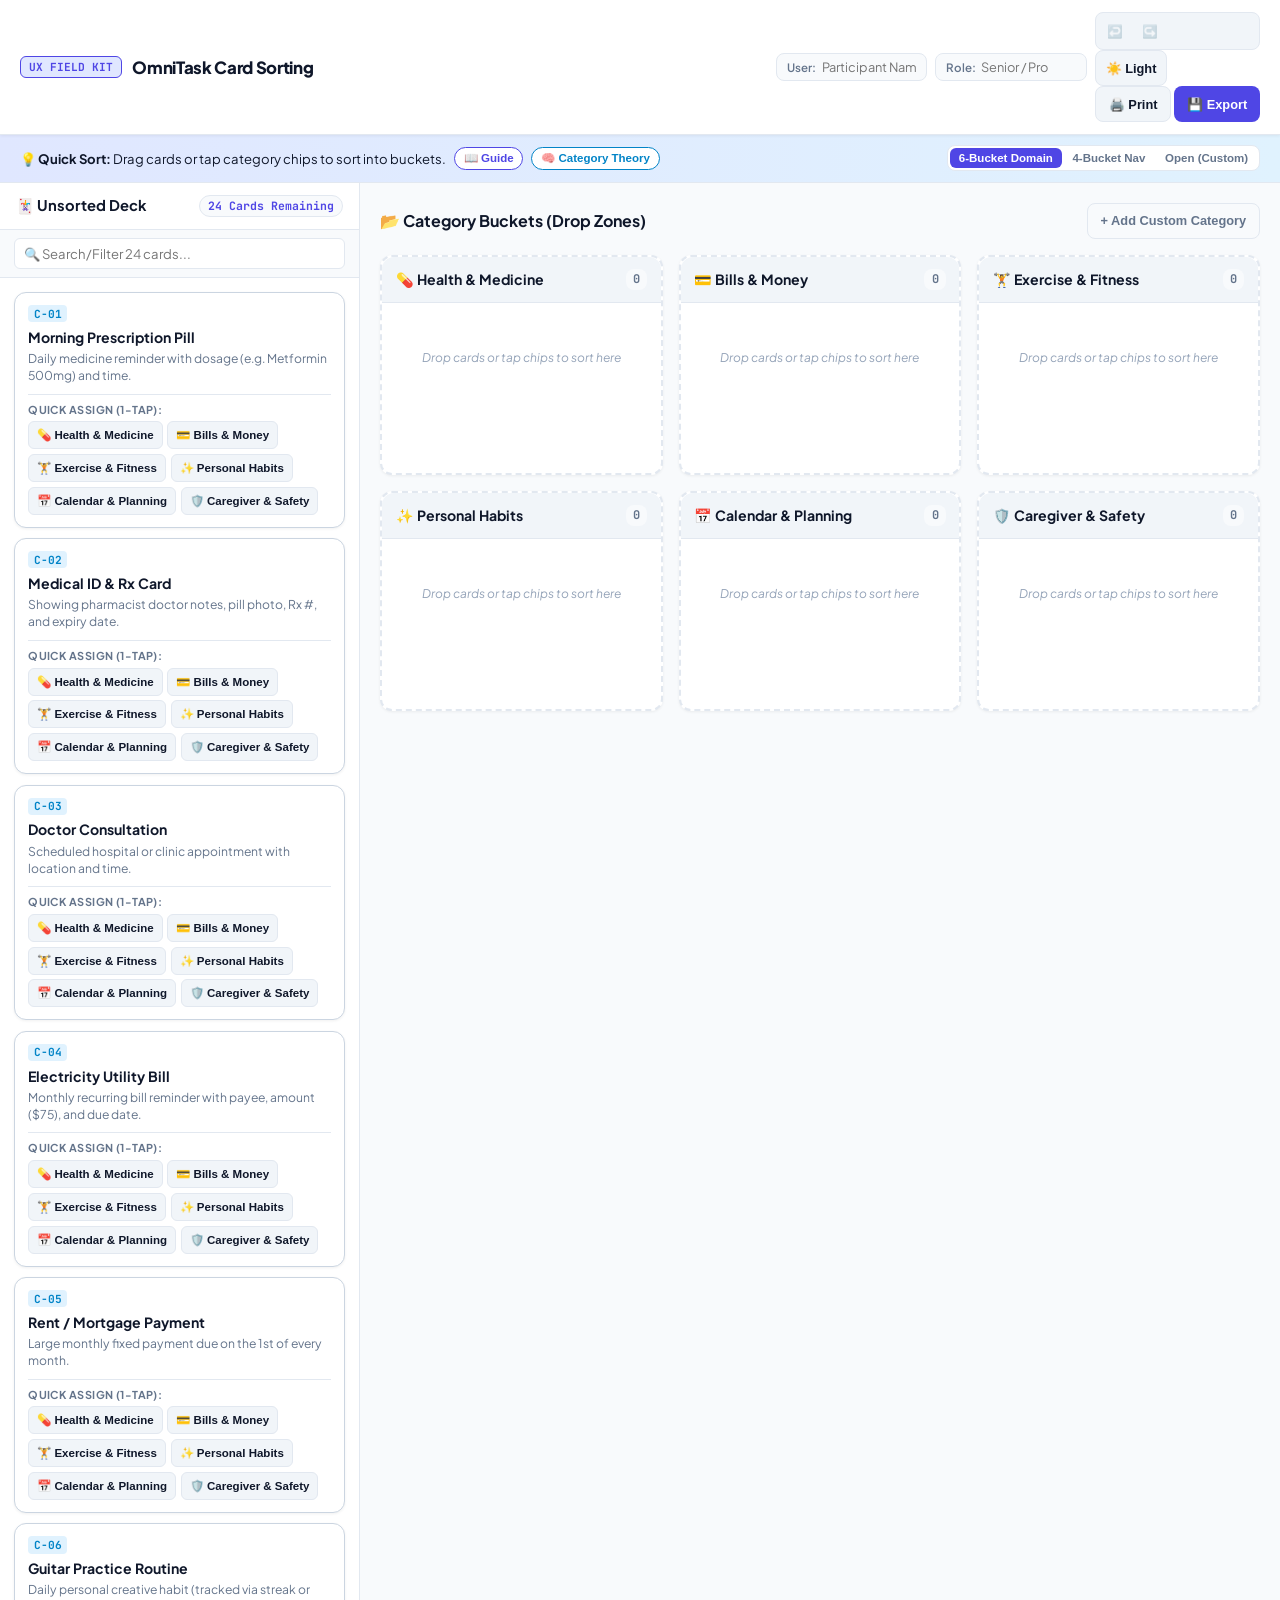
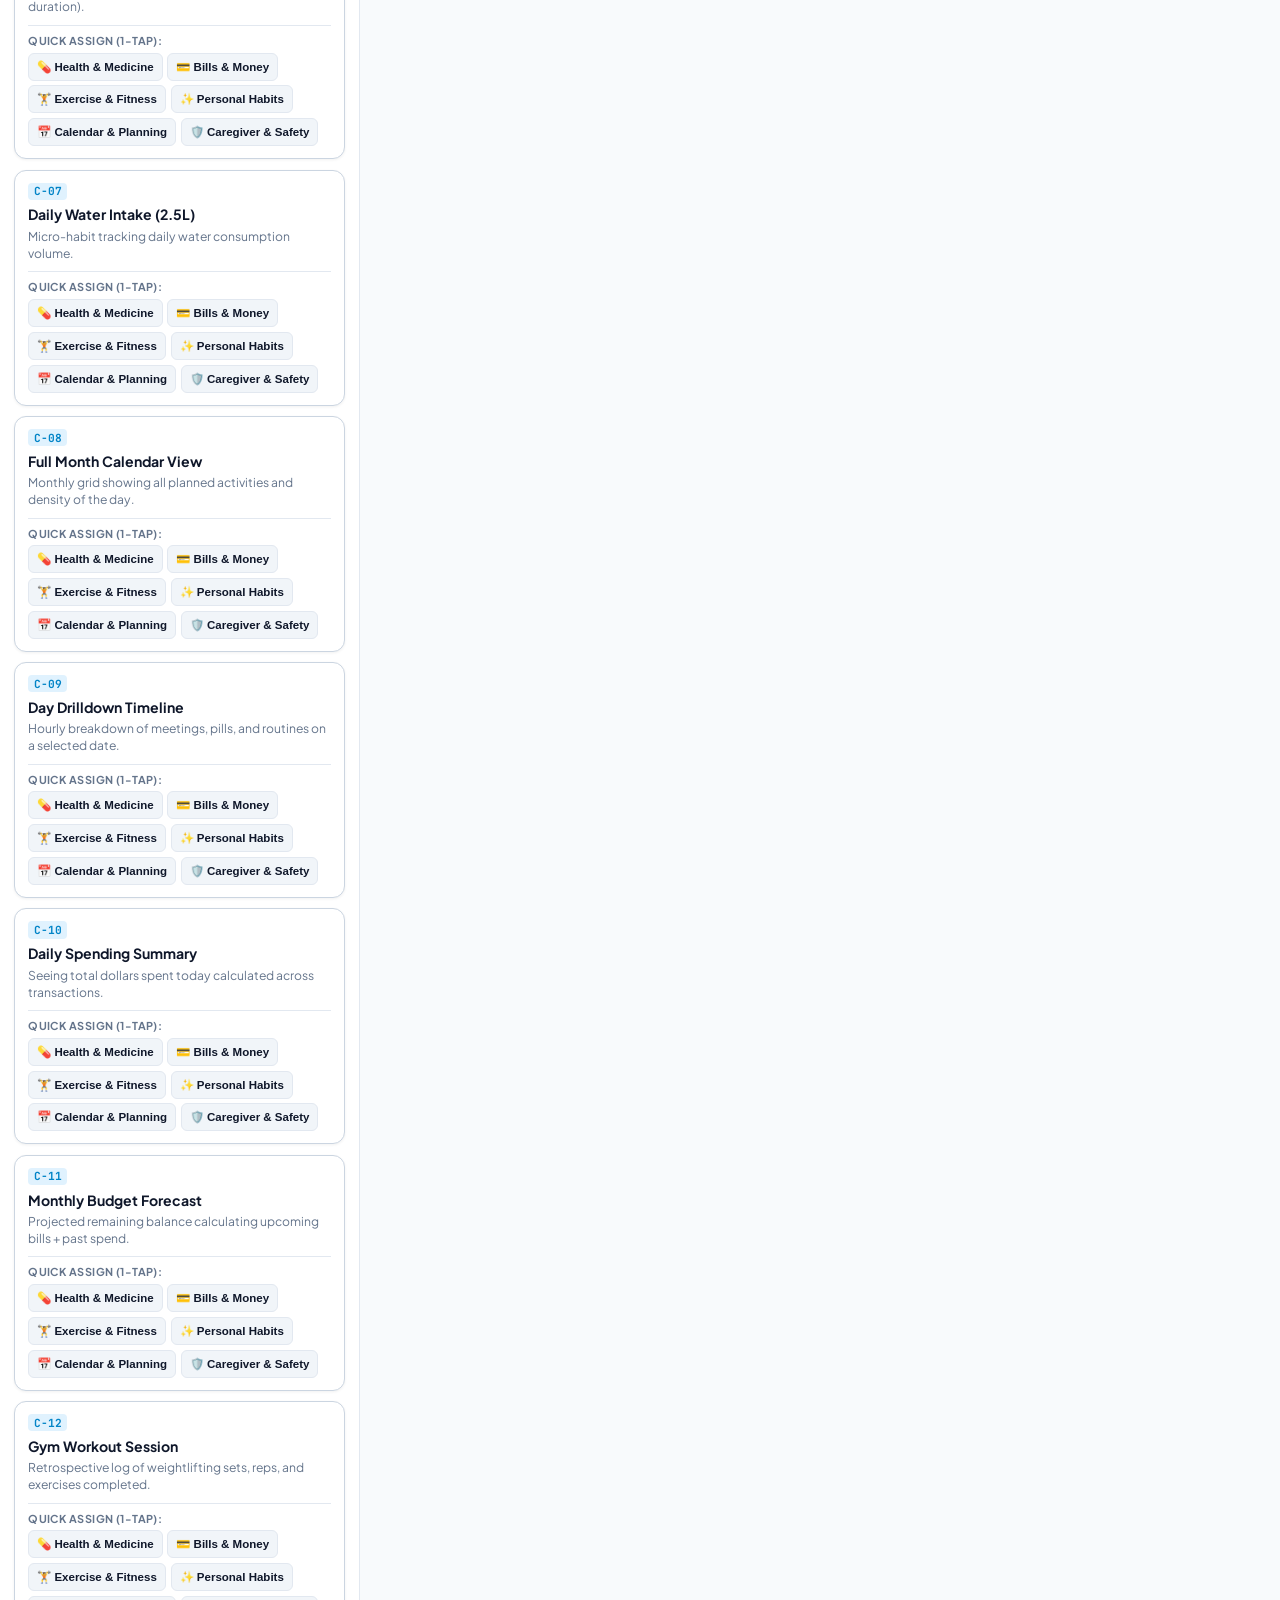
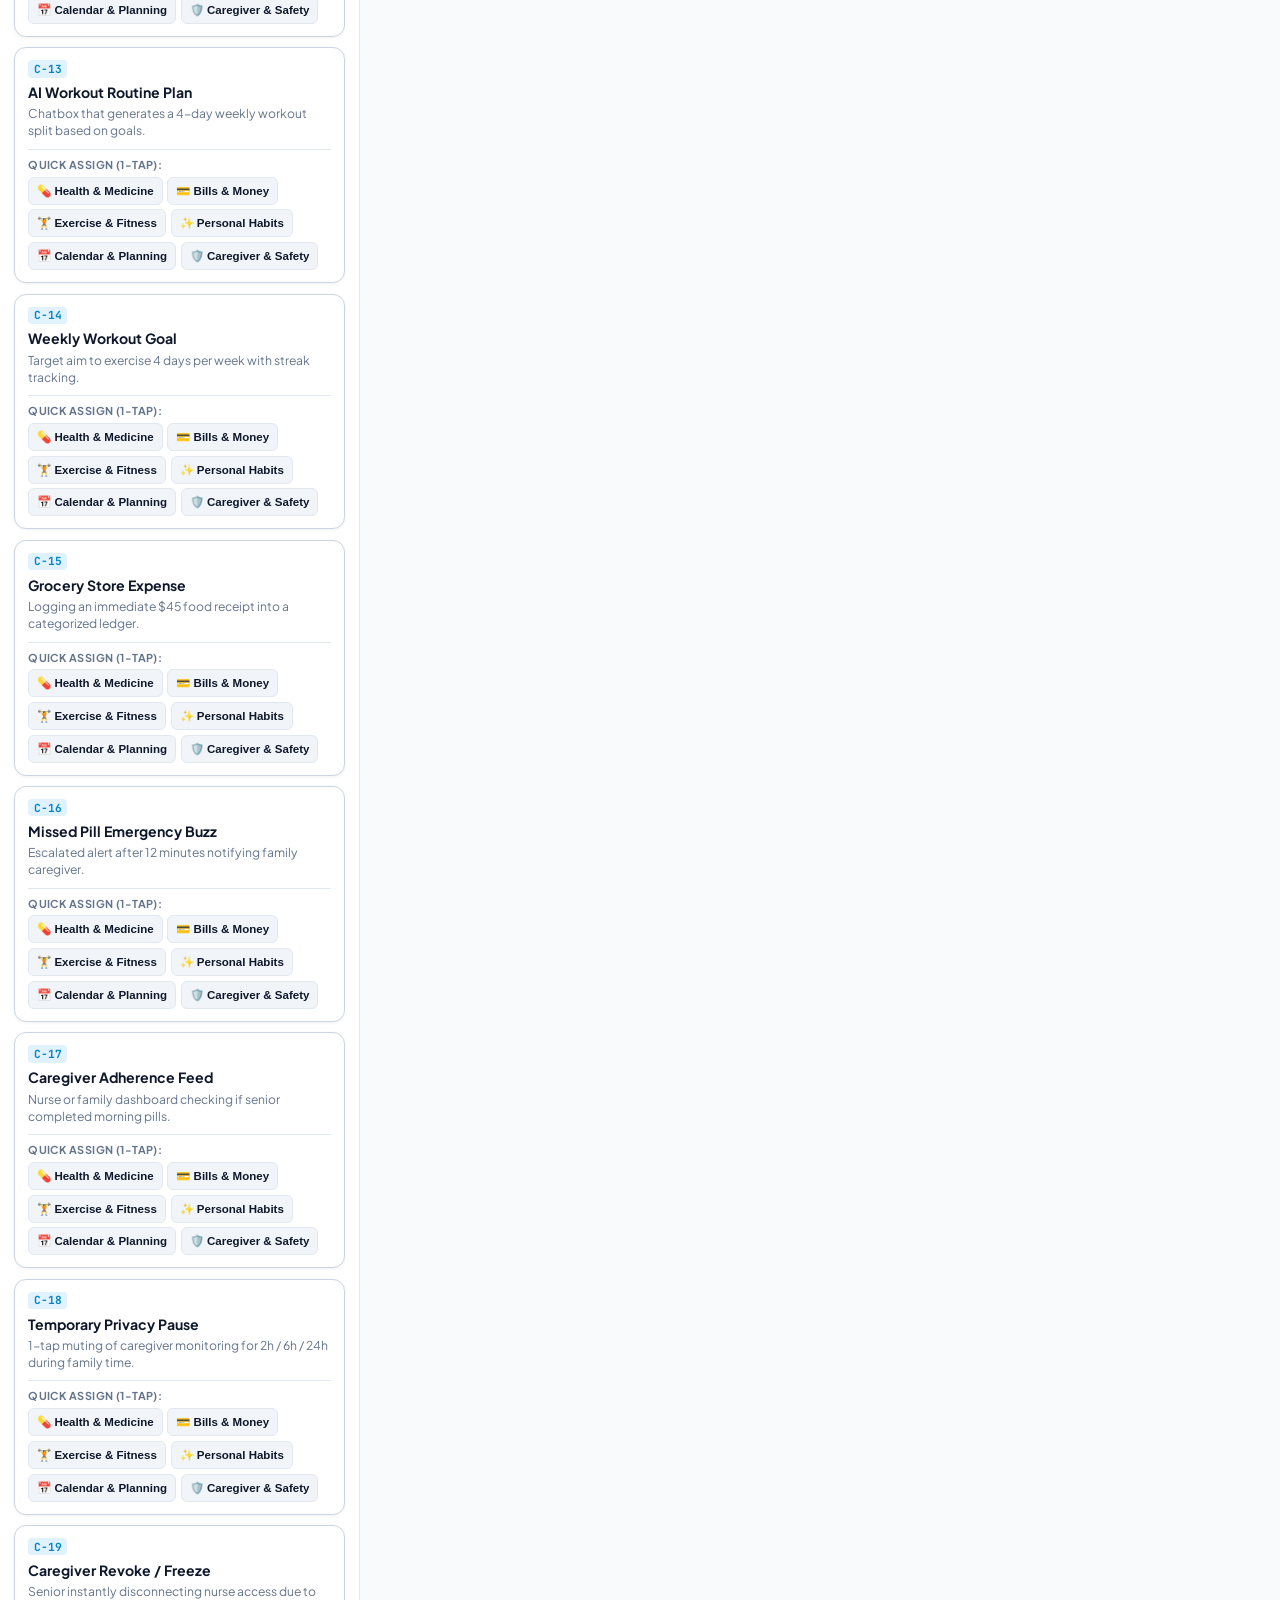
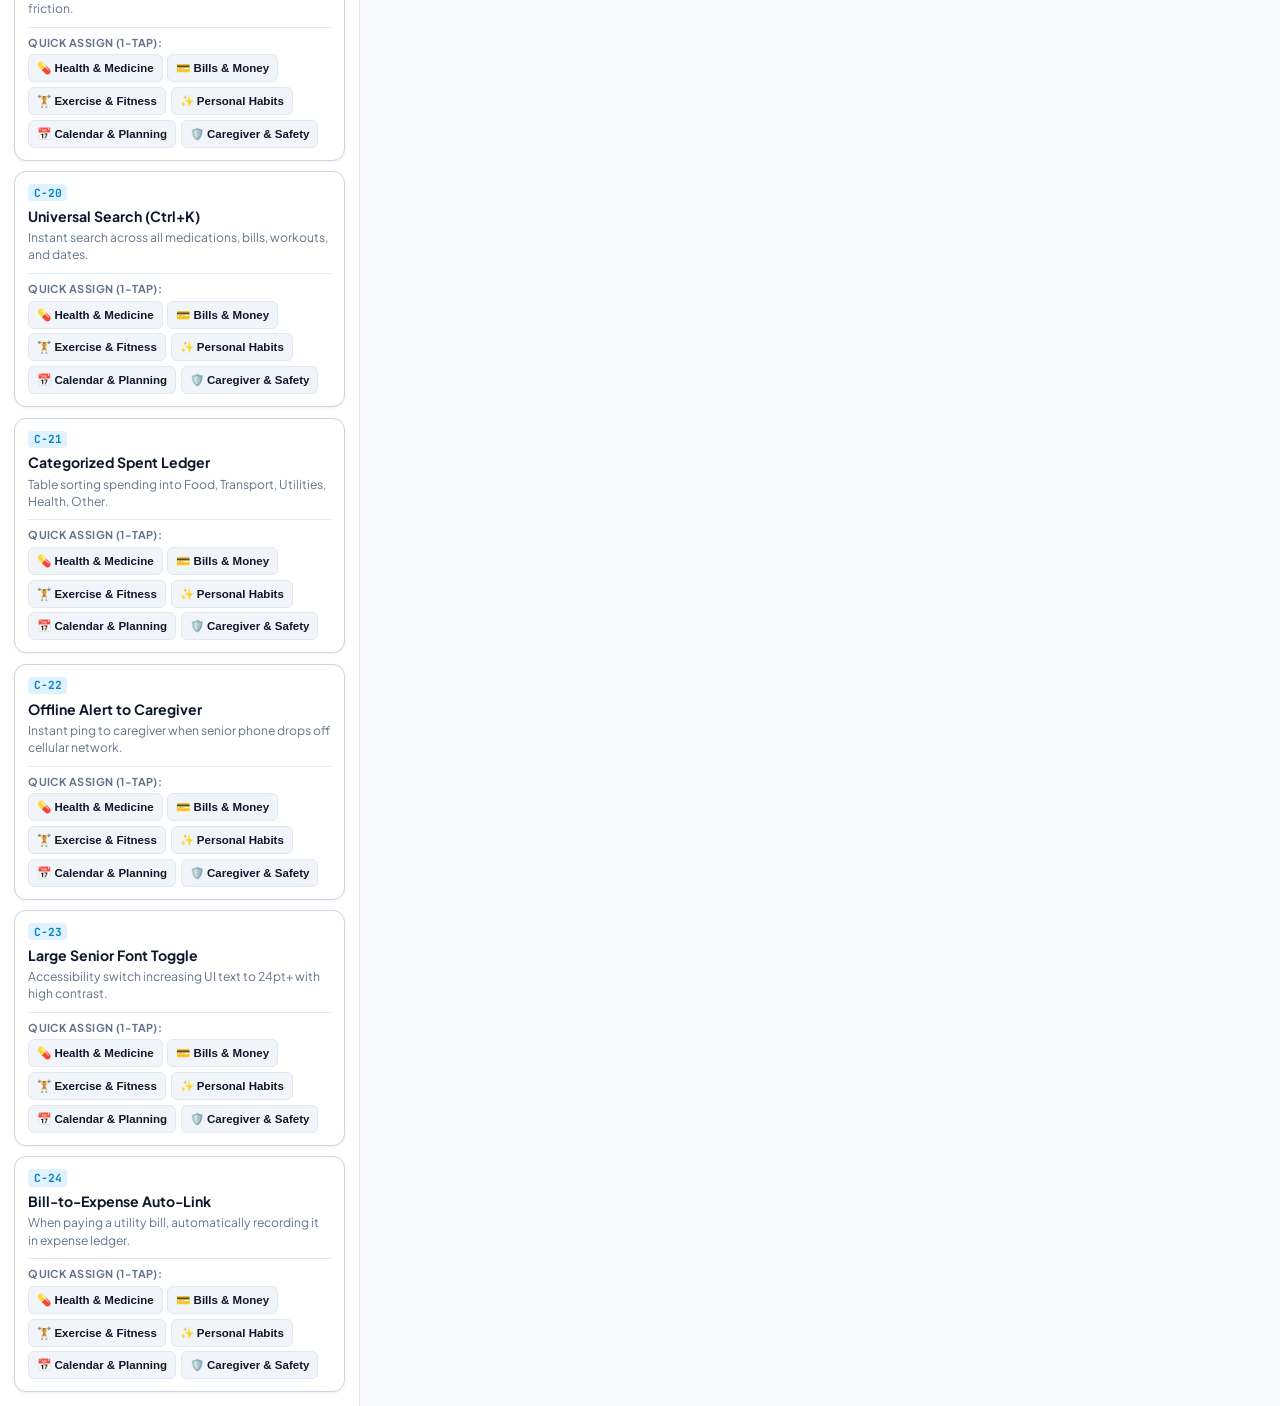
<file: card_sort.html>
<!DOCTYPE html>
<html lang="en" data-theme="light">
<head>
  <meta charset="UTF-8">
  <meta name="viewport" content="width=device-width, initial-scale=1.0, maximum-scale=1.0, user-scalable=no">
  <title>OmniTask — UX Card Sorting Field Study & Analysis Tool</title>
  <link rel="preconnect" href="https://fonts.googleapis.com">
  <link rel="preconnect" href="https://fonts.gstatic.com" crossorigin>
  <link href="https://fonts.googleapis.com/css2?family=Plus+Jakarta+Sans:wght@400;500;600;700;800&family=JetBrains+Mono:wght@400;600;700&display=swap" rel="stylesheet">
  <style>
    /* CSS Variables for Light & Dark Themes */
    :root[data-theme="light"] {
      --bg: #f8fafc;
      --surface: #ffffff;
      --surface-border: #e2e8f0;
      --surface-hover: #f1f5f9;
      --card-bg: #ffffff;
      --card-border: #cbd5e1;
      --card-hover-border: #6366f1;
      --text: #0f172a;
      --text-muted: #64748b;
      --text-soft: #94a3b8;
      --accent: #4f46e5;
      --accent-hover: #4338ca;
      --accent-light: #e0e7ff;
      --sage: #16a34a;
      --sage-bg: #dcfce7;
      --ocean: #0284c7;
      --ocean-bg: #e0f2fe;
      --amber: #d97706;
      --amber-bg: #fef3c7;
      --violet: #9333ea;
      --violet-bg: #f3e8ff;
      --red: #dc2626;
      --shadow-sm: 0 1px 3px rgba(0,0,0,0.06);
      --shadow-md: 0 4px 14px rgba(15, 23, 42, 0.08);
      --radius: 12px;
    }

    :root[data-theme="dark"] {
      --bg: #0a0d14;
      --surface: #101622;
      --surface-border: #1e293b;
      --surface-hover: #162032;
      --card-bg: #0d121c;
      --card-border: #1e293b;
      --card-hover-border: #818cf8;
      --text: #f8fafc;
      --text-muted: #94a3b8;
      --text-soft: #64748b;
      --accent: #6366f1;
      --accent-hover: #4f46e5;
      --accent-light: rgba(99, 102, 241, 0.18);
      --sage: #4ade80;
      --sage-bg: rgba(74, 222, 128, 0.12);
      --ocean: #38bdf8;
      --ocean-bg: rgba(56, 189, 248, 0.12);
      --amber: #fbbf24;
      --amber-bg: rgba(251, 191, 36, 0.12);
      --violet: #c084fc;
      --violet-bg: rgba(192, 132, 252, 0.12);
      --red: #f87171;
      --shadow-sm: 0 1px 3px rgba(0,0,0,0.3);
      --shadow-md: 0 4px 16px rgba(0,0,0,0.4);
      --radius: 12px;
    }

    * { 
      box-sizing: border-box; 
      margin: 0; 
      padding: 0; 
      touch-action: manipulation;
    }

    body {
      font-family: 'Plus Jakarta Sans', -apple-system, BlinkMacSystemFont, sans-serif;
      background-color: var(--bg);
      color: var(--text);
      min-height: 100vh;
      display: flex;
      flex-direction: column;
      transition: background-color 0.25s ease, color 0.25s ease;
      -webkit-font-smoothing: antialiased;
    }

    /* Screen Header */
    header {
      background: var(--surface);
      border-bottom: 1px solid var(--surface-border);
      padding: 0.75rem 1.25rem;
      display: flex;
      flex-wrap: wrap;
      justify-content: space-between;
      align-items: center;
      gap: 0.65rem;
      position: sticky;
      top: 0;
      z-index: 100;
      box-shadow: var(--shadow-sm);
    }

    .brand-title {
      display: flex;
      align-items: center;
      gap: 0.65rem;
    }

    .brand-badge {
      background: var(--accent-light);
      color: var(--accent);
      border: 1px solid var(--accent);
      padding: 0.2rem 0.5rem;
      border-radius: 6px;
      font-size: 0.7rem;
      font-weight: 700;
      font-family: 'JetBrains Mono', monospace;
    }

    .brand-title h1 {
      font-size: 1.05rem;
      font-weight: 800;
      letter-spacing: -0.02em;
    }

    .header-controls {
      display: flex;
      align-items: center;
      flex-wrap: wrap;
      gap: 0.5rem;
    }

    .input-group {
      display: flex;
      align-items: center;
      gap: 0.35rem;
      background: var(--bg);
      padding: 0.3rem 0.6rem;
      border-radius: 8px;
      border: 1px solid var(--surface-border);
    }

    .input-group label {
      font-size: 0.72rem;
      color: var(--text-muted);
      font-weight: 600;
    }

    .input-group input {
      background: transparent;
      border: none;
      color: var(--text);
      font-size: 0.8rem;
      outline: none;
      font-family: inherit;
      width: 95px;
    }

    .btn {
      background: var(--accent);
      color: white;
      border: none;
      padding: 0.45rem 0.8rem;
      border-radius: 8px;
      font-size: 0.8rem;
      font-weight: 600;
      cursor: pointer;
      display: inline-flex;
      align-items: center;
      justify-content: center;
      gap: 0.35rem;
      transition: all 0.18s ease;
      min-height: 36px;
    }

    .btn:hover:not(:disabled) {
      background: var(--accent-hover);
      transform: translateY(-1px);
      box-shadow: var(--shadow-sm);
    }

    .btn:disabled {
      opacity: 0.45;
      cursor: not-allowed;
      transform: none !important;
    }

    .btn-secondary {
      background: var(--surface-hover);
      color: var(--text);
      border: 1px solid var(--surface-border);
    }

    .btn-secondary:hover:not(:disabled) {
      background: var(--surface-border);
    }

    .btn-outline {
      background: transparent;
      border: 1px solid var(--surface-border);
      color: var(--text-muted);
    }

    .btn-outline:hover:not(:disabled) {
      border-color: var(--accent);
      color: var(--text);
      background: var(--accent-light);
    }

    .theme-toggle-btn {
      background: var(--surface-hover);
      border: 1px solid var(--surface-border);
      color: var(--text);
      padding: 0.4rem 0.6rem;
      border-radius: 8px;
      font-size: 0.8rem;
      cursor: pointer;
      display: flex;
      align-items: center;
      gap: 0.3rem;
      font-weight: 600;
      min-height: 36px;
    }

    .theme-toggle-btn:hover {
      background: var(--surface-border);
    }

    /* History (Undo / Redo) Toolbar */
    .history-group {
      display: flex;
      gap: 2px;
      background: var(--surface-hover);
      border: 1px solid var(--surface-border);
      border-radius: 8px;
      padding: 2px;
    }

    .history-btn {
      background: transparent;
      border: none;
      color: var(--text);
      padding: 0.35rem 0.55rem;
      border-radius: 6px;
      font-size: 0.78rem;
      font-weight: 600;
      cursor: pointer;
      display: flex;
      align-items: center;
      gap: 0.2rem;
      transition: all 0.15s;
      min-height: 32px;
    }

    .history-btn:hover:not(:disabled) {
      background: var(--surface);
      box-shadow: var(--shadow-sm);
    }

    .history-btn:disabled {
      opacity: 0.35;
      cursor: not-allowed;
    }

    /* Guide & Instructions Banner */
    .study-intro {
      background: linear-gradient(90deg, var(--accent-light) 0%, var(--ocean-bg) 100%);
      border-bottom: 1px solid var(--surface-border);
      padding: 0.65rem 1.25rem;
      font-size: 0.82rem;
      display: flex;
      flex-wrap: wrap;
      justify-content: space-between;
      align-items: center;
      gap: 0.75rem;
    }

    .intro-text-wrapper {
      display: flex;
      align-items: center;
      flex-wrap: wrap;
      gap: 0.5rem;
      flex: 1;
    }

    .guide-chip {
      background: var(--surface);
      color: var(--accent);
      border: 1px solid var(--accent);
      padding: 0.2rem 0.55rem;
      border-radius: 20px;
      font-size: 0.72rem;
      font-weight: 700;
      cursor: pointer;
      display: inline-flex;
      align-items: center;
      gap: 0.3rem;
      transition: all 0.15s;
    }

    .guide-chip:hover {
      background: var(--accent);
      color: white;
    }

    .guide-chip-alt {
      background: var(--surface);
      color: var(--ocean);
      border: 1px solid var(--ocean);
    }

    .guide-chip-alt:hover {
      background: var(--ocean);
      color: white;
    }

    .sort-mode-switch {
      display: flex;
      background: var(--surface);
      border-radius: 8px;
      padding: 2px;
      border: 1px solid var(--surface-border);
      gap: 2px;
      overflow-x: auto;
      max-width: 100%;
    }

    .sort-mode-btn {
      background: transparent;
      border: none;
      color: var(--text-muted);
      padding: 0.25rem 0.55rem;
      border-radius: 6px;
      font-size: 0.72rem;
      font-weight: 700;
      cursor: pointer;
      transition: all 0.15s;
      white-space: nowrap;
    }

    .sort-mode-btn.active {
      background: var(--accent);
      color: white;
    }

    /* Mobile View Tabs Switcher (Only visible on small screens) */
    .mobile-view-tabs {
      display: none;
      background: var(--surface);
      border-bottom: 1px solid var(--surface-border);
      padding: 0.4rem 0.75rem;
      gap: 0.5rem;
      position: sticky;
      top: 54px;
      z-index: 90;
    }

    .mobile-tab-btn {
      flex: 1;
      padding: 0.5rem;
      border-radius: 8px;
      border: 1px solid var(--surface-border);
      background: var(--bg);
      color: var(--text-muted);
      font-size: 0.8rem;
      font-weight: 700;
      display: flex;
      align-items: center;
      justify-content: center;
      gap: 0.4rem;
      cursor: pointer;
    }

    .mobile-tab-btn.active {
      background: var(--accent-light);
      color: var(--accent);
      border-color: var(--accent);
    }

    /* Workspace */
    .workspace {
      display: grid;
      grid-template-columns: 360px 1fr;
      flex: 1;
      height: calc(100vh - 125px);
      overflow: hidden;
    }

    /* Deck Panel */
    .deck-panel {
      background: var(--surface);
      border-right: 1px solid var(--surface-border);
      display: flex;
      flex-direction: column;
      height: 100%;
      min-width: 0;
    }

    .panel-header {
      padding: 0.75rem 1rem;
      border-bottom: 1px solid var(--surface-border);
      display: flex;
      justify-content: space-between;
      align-items: center;
    }

    .panel-header h2 {
      font-size: 0.92rem;
      font-weight: 700;
      display: flex;
      align-items: center;
      gap: 0.5rem;
    }

    .count-pill {
      background: var(--bg);
      color: var(--accent);
      padding: 0.15rem 0.5rem;
      border-radius: 12px;
      font-size: 0.72rem;
      font-family: 'JetBrains Mono', monospace;
      font-weight: 700;
      border: 1px solid var(--surface-border);
    }

    .deck-search {
      padding: 0.5rem 0.85rem;
      border-bottom: 1px solid var(--surface-border);
      background: var(--bg);
    }

    .deck-search input {
      width: 100%;
      background: var(--surface);
      border: 1px solid var(--surface-border);
      border-radius: 6px;
      padding: 0.4rem 0.6rem;
      color: var(--text);
      font-size: 0.82rem;
      outline: none;
      font-family: inherit;
    }

    .deck-cards-list {
      padding: 0.85rem;
      overflow-y: auto;
      flex: 1;
      display: flex;
      flex-direction: column;
      gap: 0.65rem;
    }

    /* Card Component */
    .sort-card {
      background: var(--card-bg);
      border: 1px solid var(--card-border);
      border-radius: var(--radius);
      padding: 0.75rem 0.85rem;
      cursor: grab;
      user-select: none;
      transition: all 0.18s ease;
      box-shadow: var(--shadow-sm);
    }

    .sort-card:hover {
      border-color: var(--card-hover-border);
      background: var(--surface-hover);
      transform: translateY(-2px);
      box-shadow: var(--shadow-md);
    }

    .sort-card.dragging {
      opacity: 0.4;
      cursor: grabbing;
    }

    .card-meta {
      display: flex;
      justify-content: space-between;
      align-items: center;
      margin-bottom: 0.35rem;
    }

    .card-id {
      font-size: 0.7rem;
      font-family: 'JetBrains Mono', monospace;
      font-weight: 700;
      color: var(--ocean);
      background: var(--ocean-bg);
      padding: 0.1rem 0.35rem;
      border-radius: 4px;
    }

    .card-title {
      font-size: 0.88rem;
      font-weight: 700;
      color: var(--text);
      line-height: 1.3;
      margin-bottom: 0.25rem;
    }

    .card-desc {
      font-size: 0.76rem;
      color: var(--text-muted);
      line-height: 1.4;
    }

    /* 1-Tap Quick Assign Chips (Touch & Responsive Friendly) */
    .quick-assign-wrapper {
      margin-top: 0.6rem;
      padding-top: 0.5rem;
      border-top: 1px solid var(--surface-border);
      display: flex;
      flex-direction: column;
      gap: 0.35rem;
    }

    .quick-assign-label {
      font-size: 0.68rem;
      color: var(--text-muted);
      font-weight: 700;
      text-transform: uppercase;
      letter-spacing: 0.04em;
    }

    .quick-assign-chips {
      display: flex;
      flex-wrap: wrap;
      gap: 0.3rem;
    }

    .chip-btn {
      background: var(--surface-hover);
      border: 1px solid var(--surface-border);
      color: var(--text);
      padding: 0.25rem 0.5rem;
      border-radius: 6px;
      font-size: 0.72rem;
      font-weight: 600;
      cursor: pointer;
      display: inline-flex;
      align-items: center;
      gap: 0.25rem;
      transition: all 0.12s;
      min-height: 28px;
    }

    .chip-btn:hover {
      background: var(--accent);
      color: white;
      border-color: var(--accent);
      transform: scale(1.03);
    }

    .chip-btn.chip-deck {
      background: var(--amber-bg);
      color: var(--amber);
      border-color: var(--amber);
    }

    .chip-btn.chip-deck:hover {
      background: var(--amber);
      color: white;
    }

    /* Canvas / Buckets Area */
    .canvas-panel {
      padding: 1.25rem;
      overflow-y: auto;
      background: var(--bg);
      display: flex;
      flex-direction: column;
      gap: 1rem;
      min-width: 0;
    }

    .canvas-actions {
      display: flex;
      justify-content: space-between;
      align-items: center;
      flex-wrap: wrap;
      gap: 0.5rem;
    }

    .categories-grid {
      display: grid;
      grid-template-columns: repeat(auto-fill, minmax(280px, 1fr));
      gap: 1rem;
      align-items: start;
    }

    .category-bucket {
      background: var(--surface);
      border: 2px dashed var(--surface-border);
      border-radius: var(--radius);
      min-height: 220px;
      display: flex;
      flex-direction: column;
      transition: all 0.2s;
      box-shadow: var(--shadow-sm);
    }

    .category-bucket.drag-over {
      border-color: var(--accent);
      background: var(--accent-light);
    }

    .bucket-header {
      padding: 0.75rem 0.85rem;
      border-bottom: 1px solid var(--surface-border);
      display: flex;
      justify-content: space-between;
      align-items: center;
      gap: 0.5rem;
      background: var(--surface-hover);
      border-top-left-radius: var(--radius);
      border-top-right-radius: var(--radius);
    }

    .bucket-title-input {
      background: transparent;
      border: none;
      color: var(--text);
      font-weight: 700;
      font-size: 0.88rem;
      outline: none;
      width: 100%;
      font-family: inherit;
    }

    .bucket-title-input:focus {
      border-bottom: 1px solid var(--accent);
    }

    .bucket-count {
      font-size: 0.75rem;
      color: var(--text-muted);
      font-family: 'JetBrains Mono', monospace;
      font-weight: 700;
      background: var(--bg);
      padding: 0.15rem 0.45rem;
      border-radius: 8px;
    }

    .bucket-cards {
      padding: 0.75rem;
      display: flex;
      flex-direction: column;
      gap: 0.5rem;
      flex: 1;
      min-height: 140px;
    }

    .bucket-placeholder {
      color: var(--text-soft);
      font-size: 0.75rem;
      text-align: center;
      margin-top: 2.2rem;
      font-style: italic;
    }

    /* Mobile Sticky Bottom Floating HUD */
    .mobile-bottom-hud {
      display: none;
      position: sticky;
      bottom: 0;
      background: var(--surface);
      border-top: 1px solid var(--surface-border);
      padding: 0.6rem 1rem env(safe-area-inset-bottom, 0.6rem);
      box-shadow: 0 -4px 12px rgba(0,0,0,0.08);
      z-index: 100;
      align-items: center;
      justify-content: space-between;
      gap: 0.5rem;
    }

    .hud-progress-info {
      font-size: 0.75rem;
      font-weight: 700;
      color: var(--text);
      display: flex;
      flex-direction: column;
    }

    .hud-progress-bar {
      width: 90px;
      height: 6px;
      background: var(--surface-border);
      border-radius: 3px;
      overflow: hidden;
      margin-top: 3px;
    }

    .hud-progress-fill {
      height: 100%;
      background: var(--sage);
      width: 0%;
      transition: width 0.25s ease;
    }

    .hud-buttons {
      display: flex;
      gap: 0.4rem;
    }

    /* Floating Toast Notification */
    .toast-popup {
      position: fixed;
      bottom: 72px;
      left: 50%;
      transform: translateX(-50%);
      background: var(--surface);
      color: var(--text);
      border: 1.5px solid var(--accent);
      box-shadow: 0 8px 24px rgba(0,0,0,0.25);
      padding: 0.6rem 1.1rem;
      border-radius: 24px;
      font-size: 0.8rem;
      font-weight: 700;
      z-index: 300;
      display: flex;
      align-items: center;
      gap: 0.5rem;
      cursor: pointer;
      animation: slideUpToast 0.22s cubic-bezier(0.16, 1, 0.3, 1) forwards;
      max-width: 90vw;
      text-align: center;
    }

    @keyframes slideUpToast {
      from { opacity: 0; transform: translate(-50%, 20px); }
      to { opacity: 1; transform: translate(-50%, 0); }
    }

    /* Modal Architecture with Tabs */
    .modal-backdrop {
      position: fixed;
      inset: 0;
      background: rgba(0,0,0,0.65);
      backdrop-filter: blur(4px);
      display: none;
      align-items: center;
      justify-content: center;
      z-index: 200;
      padding: 1rem;
    }

    .modal-box {
      background: var(--surface);
      border: 1px solid var(--surface-border);
      border-radius: var(--radius);
      max-width: 760px;
      width: 100%;
      max-height: 88vh;
      overflow-y: auto;
      padding: 1.25rem;
      display: flex;
      flex-direction: column;
      gap: 1rem;
      box-shadow: var(--shadow-md);
    }

    .modal-header {
      display: flex;
      justify-content: space-between;
      align-items: center;
    }

    .modal-box h2 {
      font-size: 1.15rem;
      font-weight: 800;
      color: var(--text);
    }

    /* Modal Nav Tabs */
    .modal-tabs {
      display: flex;
      gap: 0.35rem;
      border-bottom: 1px solid var(--surface-border);
      padding-bottom: 0.4rem;
      overflow-x: auto;
      -webkit-overflow-scrolling: touch;
    }

    .modal-tab-btn {
      background: transparent;
      border: none;
      padding: 0.4rem 0.75rem;
      border-radius: 6px;
      font-size: 0.78rem;
      font-weight: 700;
      color: var(--text-muted);
      cursor: pointer;
      transition: all 0.15s;
      white-space: nowrap;
    }

    .modal-tab-btn.active {
      background: var(--accent-light);
      color: var(--accent);
    }

    .modal-tab-content {
      display: none;
      flex-direction: column;
      gap: 0.85rem;
    }

    .modal-tab-content.active {
      display: flex;
    }

    .guide-steps {
      display: flex;
      flex-direction: column;
      gap: 0.65rem;
    }

    .guide-step-card {
      background: var(--bg);
      border: 1px solid var(--surface-border);
      border-radius: 8px;
      padding: 0.75rem;
      display: flex;
      gap: 0.75rem;
      align-items: flex-start;
    }

    .step-num {
      background: var(--accent);
      color: white;
      width: 24px;
      height: 24px;
      border-radius: 50%;
      display: flex;
      align-items: center;
      justify-content: center;
      font-size: 0.74rem;
      font-weight: 800;
      flex-shrink: 0;
    }

    .step-content h3 {
      font-size: 0.85rem;
      font-weight: 700;
      margin-bottom: 0.2rem;
    }

    .step-content p {
      font-size: 0.76rem;
      color: var(--text-muted);
      line-height: 1.4;
    }

    .reassurance-callout {
      background: var(--sage-bg);
      border: 1px solid var(--sage);
      color: var(--text);
      padding: 0.65rem 0.85rem;
      border-radius: 8px;
      font-size: 0.78rem;
      line-height: 1.35;
    }

    .theory-box {
      background: var(--bg);
      border: 1px solid var(--surface-border);
      border-radius: 8px;
      padding: 0.85rem;
      display: flex;
      flex-direction: column;
      gap: 0.45rem;
    }

    .theory-box h3 {
      font-size: 0.9rem;
      font-weight: 800;
      color: var(--text);
    }

    .theory-box p, .theory-box li {
      font-size: 0.78rem;
      color: var(--text-muted);
      line-height: 1.4;
    }

    .theory-box ul {
      padding-left: 1.15rem;
      display: flex;
      flex-direction: column;
      gap: 0.3rem;
    }

    .results-code {
      background: var(--bg);
      border: 1px solid var(--surface-border);
      padding: 0.85rem;
      border-radius: 8px;
      font-family: 'JetBrains Mono', monospace;
      font-size: 0.78rem;
      color: var(--ocean);
      white-space: pre-wrap;
      max-height: 280px;
      overflow-y: auto;
    }

    /* =========================================================================
       RESPONSIVE BREAKPOINTS (Laptop, Tablet & Phone)
       ========================================================================= */

    /* Desktop Default: Hide mobile-only controls */
    .mobile-view-tabs,
    .mobile-jump-bar,
    .mobile-cat-pill-row,
    .mobile-only {
      display: none !important;
    }

    /* =========================================================================
       RESPONSIVE BREAKPOINTS (Laptop, Tablet & iPhone 16 Mobile)
       ========================================================================= */

    /* Tablet Landscape & Small Laptop (901px - 1150px) */
    @media (max-width: 1150px) {
      .workspace {
        grid-template-columns: 320px 1fr;
      }
      .categories-grid {
        grid-template-columns: repeat(auto-fill, minmax(240px, 1fr));
      }
    }

    /* Tablet Portrait (769px - 900px) */
    @media (max-width: 900px) and (min-width: 769px) {
      .workspace {
        grid-template-columns: 300px 1fr;
        height: calc(100vh - 120px);
      }
      .categories-grid {
        grid-template-columns: 1fr 1fr;
      }
    }

    /* =========================================================================
       iPhone 16 & Mobile Phone Optimization (<= 768px)
       Tuned specifically for 393px - 430px (iPhone 16 / Pro / Plus / Max)
       ========================================================================= */
    @media (max-width: 768px) {
      body {
        padding-bottom: env(safe-area-inset-bottom, 20px);
      }

      .mobile-view-tabs,
      .mobile-jump-bar,
      .mobile-cat-pill-row,
      .mobile-only {
        display: flex !important;
      }

      header {
        padding: 0.6rem 0.85rem calc(0.6rem + env(safe-area-inset-top, 0px));
        gap: 0.5rem;
      }

      .brand-title h1 {
        font-size: 0.95rem;
      }

      .header-controls {
        width: 100%;
        display: grid;
        grid-template-columns: 1fr 1fr;
        gap: 0.4rem;
      }

      .header-controls .input-group {
        padding: 0.25rem 0.45rem;
      }

      .header-controls .input-group input {
        width: 100%;
        font-size: 0.76rem;
      }

      .header-actions-row {
        grid-column: span 2;
        display: flex;
        align-items: center;
        justify-content: space-between;
        gap: 0.35rem;
      }

      .study-intro {
        padding: 0.5rem 0.85rem;
        gap: 0.5rem;
      }

      .intro-text-wrapper {
        font-size: 0.74rem;
      }

      .sort-mode-switch {
        width: 100%;
        display: flex;
        background: var(--surface-hover);
        padding: 3px;
        border-radius: 10px;
        border: 1px solid var(--surface-border);
      }

      .sort-mode-btn {
        flex: 1;
        padding: 0.38rem 0.25rem;
        font-size: 0.72rem;
        border-radius: 7px;
        border: none;
      }

      /* iOS 18 Segmented Control */
      .mobile-view-tabs {
        background: var(--surface);
        border-bottom: 1px solid var(--surface-border);
        padding: 0.45rem 0.85rem;
        gap: 0.35rem;
        position: sticky;
        top: 0;
        z-index: 50;
        box-shadow: var(--shadow-sm);
      }

      .mobile-tab-btn {
        flex: 1;
        background: var(--surface-hover);
        border: 1px solid var(--surface-border);
        color: var(--text-muted);
        padding: 0.45rem 0.35rem;
        border-radius: 8px;
        font-size: 0.75rem;
        font-weight: 700;
        cursor: pointer;
        display: inline-flex;
        align-items: center;
        justify-content: center;
        gap: 0.2rem;
        white-space: nowrap;
        transition: all 0.15s;
        min-height: 36px;
      }

      .mobile-tab-btn.active {
        background: var(--accent);
        color: white;
        border-color: var(--accent);
        box-shadow: 0 2px 8px rgba(79, 70, 229, 0.25);
      }

      .workspace {
        grid-template-columns: 1fr;
        height: auto;
        display: flex;
        flex-direction: column;
        gap: 1.25rem;
        padding: 0.75rem 0.85rem 80px;
      }

      /* Default: BOTH Deck and Buckets are visible in a scrollable stack */
      .deck-panel {
        display: flex;
        height: auto;
        border-right: none;
        border: 1px solid var(--surface-border);
        border-radius: var(--radius);
        max-height: none;
        padding: 0.85rem;
        background: var(--surface);
      }

      .canvas-panel {
        display: flex;
        height: auto;
        padding: 0;
        max-height: none;
        background: transparent;
      }

      /* Specific view modes when user chooses to filter */
      body.mobile-view-deck .deck-panel {
        display: flex;
      }
      body.mobile-view-deck .canvas-panel {
        display: none !important;
      }
      body.mobile-view-canvas .deck-panel {
        display: none !important;
      }
      body.mobile-view-canvas .canvas-panel {
        display: flex;
      }

      /* iPhone 16 Touch-Optimized Cards */
      .sort-card {
        padding: 0.75rem 0.85rem;
        border-radius: 12px;
        box-shadow: 0 2px 6px rgba(0,0,0,0.04);
      }

      .card-title {
        font-size: 0.88rem;
        margin: 0.3rem 0;
      }

      .card-desc {
        font-size: 0.75rem;
        line-height: 1.35;
      }

      /* 2-Column Balanced Quick Assign Chips for iPhone */
      .quick-assign-chips {
        display: grid;
        grid-template-columns: repeat(2, 1fr);
        gap: 0.35rem;
      }

      .chip-btn {
        padding: 0.35rem 0.45rem;
        font-size: 0.72rem;
        min-height: 36px;
        justify-content: center;
        text-align: center;
        border-radius: 8px;
        line-height: 1.2;
      }

      .categories-grid {
        grid-template-columns: 1fr;
        gap: 0.85rem;
      }

      .category-bucket {
        min-height: 160px;
        border-radius: 12px;
      }

      .category-bucket .quick-assign-chips {
        grid-template-columns: 1fr 1fr;
      }

      .mobile-bottom-hud {
        display: flex;
        padding: 0.65rem 1rem calc(0.65rem + env(safe-area-inset-bottom, 12px));
        backdrop-filter: blur(20px);
        -webkit-backdrop-filter: blur(20px);
        background: var(--surface);
      }

      .mobile-jump-bar {
        display: flex;
        align-items: center;
        justify-content: space-between;
        background: var(--surface-hover);
        border: 1px solid var(--surface-border);
        border-radius: 8px;
        padding: 0.45rem 0.75rem;
        margin-bottom: 0.75rem;
        font-size: 0.74rem;
      }

      .mobile-cat-pill-row {
        display: flex;
        overflow-x: auto;
        gap: 0.35rem;
        padding-bottom: 0.35rem;
        margin-bottom: 0.5rem;
        -webkit-overflow-scrolling: touch;
      }

      .mobile-cat-pill {
        background: var(--surface);
        border: 1px solid var(--surface-border);
        color: var(--text);
        padding: 0.25rem 0.55rem;
        border-radius: 14px;
        font-size: 0.7rem;
        font-weight: 600;
        white-space: nowrap;
        cursor: pointer;
        display: inline-flex;
        align-items: center;
        gap: 0.25rem;
      }

      .mobile-cat-pill:hover, .mobile-cat-pill:active {
        background: var(--accent-light);
        border-color: var(--accent);
        color: var(--accent);
      }
    }

    /* Printable 24-Card Layout (@media print) */
    .print-sheet {
      display: none;
    }

    @media print {
      body {
        background: white !important;
        color: black !important;
      }
      header, .study-intro, .mobile-view-tabs, .workspace, .mobile-bottom-hud, .modal-backdrop {
        display: none !important;
      }
      .print-sheet {
        display: grid !important;
        grid-template-columns: repeat(2, 1fr);
        gap: 12px;
        padding: 12px;
      }
      .print-card-box {
        border: 2px dashed #475569;
        padding: 16px;
        border-radius: 8px;
        page-break-inside: avoid;
        min-height: 130px;
        display: flex;
        flex-direction: column;
        justify-content: space-between;
      }
      .print-id {
        font-family: monospace;
        font-weight: bold;
        font-size: 14px;
        color: #1e293b;
      }
      .print-title {
        font-size: 16px;
        font-weight: 800;
        margin: 6px 0;
        color: #0f172a;
      }
      .print-desc {
        font-size: 12px;
        color: #334155;
        line-height: 1.35;
      }
    }
  </style>
</head>
<body>

  <!-- Screen Header -->
  <header>
    <div class="brand-title">
      <span class="brand-badge">UX FIELD KIT</span>
      <h1>OmniTask Card Sorting</h1>
    </div>

    <div class="header-controls">
      <!-- Participant Metadata -->
      <div class="input-group">
        <label for="pName">User:</label>
        <input type="text" id="pName" placeholder="Participant Name">
      </div>
      <div class="input-group">
        <label for="pRole">Role:</label>
        <input type="text" id="pRole" placeholder="Senior / Pro">
      </div>

      <div class="header-actions-row">
        <!-- Undo / Redo Toolbar -->
        <div class="history-group">
          <button class="history-btn" id="btnUndo" onclick="undoAction()" disabled title="Undo (Ctrl+Z)">
            ↩️
          </button>
          <button class="history-btn" id="btnRedo" onclick="redoAction()" disabled title="Redo (Ctrl+Y)">
            ↪️
          </button>
        </div>

        <!-- Theme Switcher -->
        <button class="theme-toggle-btn" id="themeToggleBtn" onclick="toggleTheme()" title="Switch Light/Dark Mode">
          ☀️ Light
        </button>

        <!-- Action Buttons -->
        <button class="btn btn-secondary" onclick="window.print()">🖨️ Print</button>
        <button class="btn" onclick="exportResults()">💾 Export</button>
      </div>
    </div>
  </header>

  <!-- Instructions Bar -->
  <div class="study-intro">
    <div class="intro-text-wrapper">
      <span>💡 <strong>Quick Sort:</strong> Drag cards or tap category chips to sort into buckets.</span>
      <button class="guide-chip" onclick="openModalWithTab('tab-guide')">📖 Guide</button>
      <button class="guide-chip guide-chip-alt" onclick="openModalWithTab('tab-theory')">🧠 Category Theory</button>
    </div>

    <div class="sort-mode-switch">
      <button class="sort-mode-btn active" id="btnClosed6" onclick="setSortMode('closed-6')">6-Bucket Domain</button>
      <button class="sort-mode-btn" id="btnClosed4" onclick="setSortMode('closed-4')">4-Bucket Nav</button>
      <button class="sort-mode-btn" id="btnOpen" onclick="setSortMode('open')">Open (Custom)</button>
    </div>
  </div>

  <!-- Mobile View Tabs (Only visible on small phones) -->
  <nav class="mobile-view-tabs">
    <button class="mobile-tab-btn active" id="mobileTabAll" onclick="switchMobileView('all')">
      📜 All (Deck + Buckets)
    </button>
    <button class="mobile-tab-btn" id="mobileTabDeck" onclick="switchMobileView('deck')">
      🃏 Cards (<span id="mobileDeckBadge">24</span>)
    </button>
    <button class="mobile-tab-btn" id="mobileTabCanvas" onclick="switchMobileView('canvas')">
      📂 Buckets (<span id="mobileBucketBadge">0/24</span>)
    </button>
  </nav>

  <!-- Main Workspace -->
  <main class="workspace">
    <!-- Unsorted Deck Panel -->
    <section class="deck-panel" id="deckSection">
      <div class="panel-header">
        <h2>🃏 Unsorted Deck</h2>
        <span class="count-pill" id="deckCount">24 Cards</span>
      </div>

      <!-- Quick Category Jump Row on Mobile -->
      <div class="mobile-cat-pill-row" id="mobileCatPillRow"></div>

      <div class="deck-search">
        <input type="text" id="deckSearchInput" placeholder="🔍 Search/Filter 24 cards..." oninput="filterDeck(this.value)">
      </div>

      <div class="mobile-jump-bar">
        <span>📍 <strong>Need to see where cards go?</strong></span>
        <button class="btn btn-secondary" style="padding: 0.25rem 0.6rem; font-size: 0.74rem; min-height: 28px;" onclick="scrollToBuckets()">
          ⬇️ View Buckets (<span id="jumpBucketCount">0/24</span>)
        </button>
      </div>

      <div class="deck-cards-list" id="deckList" ondragover="allowDrop(event)" ondrop="dropToDeck(event)">
        <!-- Cards generated dynamically -->
      </div>
    </section>

    <!-- Canvas Panel with Buckets -->
    <section class="canvas-panel" id="canvasSection">
      <div class="canvas-actions">
        <div style="display: flex; align-items: center; gap: 0.5rem; flex-wrap: wrap;">
          <h2 style="font-size: 1rem; font-weight: 700;">📂 Category Buckets (Drop Zones)</h2>
          <button class="btn btn-secondary mobile-only" style="padding: 0.25rem 0.55rem; font-size: 0.74rem; min-height: 28px;" onclick="scrollToDeck()">
            ⬆️ Back to Cards
          </button>
        </div>
        <button class="btn btn-outline" onclick="addCustomCategory()">+ Add Custom Category</button>
      </div>
      <div class="categories-grid" id="categoriesGrid">
        <!-- Categories generated dynamically -->
      </div>
    </section>
  </main>

  <!-- Floating Toast Feedback for Mobile 1-Tap Sort -->
  <div id="toastNotification" class="toast-popup" style="display:none;"></div>

  <!-- Mobile Sticky Bottom Floating HUD -->
  <div class="mobile-bottom-hud">
    <div class="hud-progress-info">
      <span id="hudProgressText">0 / 24 Sorted</span>
      <div class="hud-progress-bar">
        <div class="hud-progress-fill" id="hudProgressFill"></div>
      </div>
    </div>
    <div class="hud-buttons">
      <button class="btn btn-secondary" style="padding: 0.35rem 0.6rem; min-height: 32px;" onclick="undoAction()">↩️</button>
      <button class="btn btn-secondary" style="padding: 0.35rem 0.6rem; min-height: 32px;" onclick="redoAction()">↪️</button>
      <button class="btn" style="padding: 0.35rem 0.75rem; min-height: 32px;" onclick="exportResults()">💾 Export</button>
    </div>
  </div>

  <!-- Master Information & Guide Modal with Tabs -->
  <div class="modal-backdrop" id="infoModal">
    <div class="modal-box">
      <div class="modal-header">
        <h2>📚 UX Card Sorting Knowledge Base & Guide</h2>
        <button class="btn btn-secondary" style="padding: 0.25rem 0.6rem;" onclick="closeInfoModal()">✕</button>
      </div>

      <!-- Modal Tabs -->
      <nav class="modal-tabs">
        <button class="modal-tab-btn active" onclick="switchModalTab('tab-guide')">📖 1. How to Sort</button>
        <button class="modal-tab-btn" onclick="switchModalTab('tab-theory')">⚖️ 2. 6 vs 4 Buckets</button>
        <button class="modal-tab-btn" onclick="switchModalTab('tab-patterns')">🧠 3. Mental Models</button>
        <button class="modal-tab-btn" onclick="switchModalTab('tab-cards')">🃏 4. 24 Cards Spec</button>
      </nav>

      <!-- Tab 1: How to Do the Sort -->
      <div class="modal-tab-content active" id="tab-guide">
        <div class="guide-steps">
          <div class="guide-step-card">
            <div class="step-num">1</div>
            <div class="step-content">
              <h3>Read the 24 Feature Cards</h3>
              <p>Browse the 24 cards representing everyday tasks (prescriptions, utility bills, workouts, habits, and caregiver alerts).</p>
            </div>
          </div>
          <div class="guide-step-card">
            <div class="step-num">2</div>
            <div class="step-content">
              <h3>Group Related Items Together</h3>
              <p>Drag & drop cards into buckets, or simply <strong>tap the 1-click category chips</strong> on each card to sort instantly!</p>
            </div>
          </div>
          <div class="guide-step-card">
            <div class="step-num">3</div>
            <div class="step-content">
              <h3>Rename or Create Custom Categories</h3>
              <p>In Open Sort mode, click <em>"+ Add Custom Category"</em> or click any category header to type your own title!</p>
            </div>
          </div>
          <div class="guide-step-card">
            <div class="step-num">4</div>
            <div class="step-content">
              <h3>Export When Done</h3>
              <p>When all 24 cards are placed, click <em>"💾 Export"</em> to copy your study results JSON!</p>
            </div>
          </div>
        </div>

        <div class="reassurance-callout">
          🌟 <strong>Golden Rule:</strong> There are <strong>no right or wrong answers</strong>! We are testing our design, not you. Place things wherever makes the most sense to your daily routine.
        </div>
      </div>

      <!-- Tab 2: 6-Bucket vs 4-Bucket Debate -->
      <div class="modal-tab-content" id="tab-theory">
        <div class="theory-box">
          <h3>📂 The 6-Bucket Domain Model (Targeting Natural Granularity)</h3>
          <p>
            This 6-bucket model isolates distinct life domains into dedicated categories to test whether users prefer granular domain separation:
          </p>
          <ul>
            <li><strong>💊 Health & Medicine:</strong> <code>C-01</code> (Pill), <code>C-02</code> (Medical ID), <code>C-03</code> (Doctor Appt), <code>C-16</code> (Emergency Buzz)</li>
            <li><strong>💳 Bills & Money:</strong> <code>C-04</code> (Utility Bill), <code>C-05</code> (Rent), <code>C-15</code> (Grocery Expense), <code>C-21</code> (Spent Ledger)</li>
            <li><strong>🏋️ Exercise & Fitness:</strong> <code>C-12</code> (Gym Session), <code>C-13</code> (AI Workout), <code>C-14</code> (Weekly Goal)</li>
            <li><strong>✨ Personal Habits:</strong> <code>C-06</code> (Guitar), <code>C-07</code> (Water Intake)</li>
            <li><strong>📅 Calendar & Planning:</strong> <code>C-08</code> (Month View), <code>C-09</code> (Day Timeline), <code>C-10</code> (Daily Spend)</li>
            <li><strong>🛡️ Caregiver & Safety:</strong> <code>C-17</code> (Caregiver Feed), <code>C-18</code> (Privacy Pause), <code>C-19</code> (Caregiver Freeze)</li>
          </ul>
        </div>

        <div class="theory-box">
          <h3>📱 The 4-Bucket Streamlined Model (Mobile Thumb-Zone Rule)</h3>
          <p>
            Apple HIG and Material Design 3 recommend <strong>3 to 5 bottom tabs</strong>. The 4-bucket model consolidates Pills and Bills under "Reminders" ($ \text{Due Date} + \text{Mark Done} $) to keep the mobile bottom navigation uncluttered.
          </p>
          <ul>
            <li><strong>Model A (4-Tab Hub):</strong> <code>Calendar</code> | <code>Reminders & Health</code> | <code>Fitness</code> | <code>Finances</code></li>
            <li><strong>Model B (6-Domain Hub):</strong> The 6 dedicated categories above.</li>
          </ul>
        </div>
      </div>

      <!-- Tab 3: Open Sort Mental Models -->
      <div class="modal-tab-content" id="tab-patterns">
        <div class="theory-box">
          <h3>🧠 The 3 Common Mental Models in Open Card Sorting</h3>
          <p>When participants do an Open Sort (with no pre-set categories), their groupings almost always reveal one of these three distinct psychological frameworks:</p>
        </div>

        <div class="guide-step-card">
          <div class="step-num" style="background: var(--ocean);">A</div>
          <div class="step-content">
            <h3>Pattern A: Domain-Specific Grouping (Common for Young Adults)</h3>
            <p>Users create 5 to 6 distinct topical silos: <em>"Health & Meds"</em>, <em>"Bills & Payments"</em>, <em>"Exercise"</em>, <em>"Habits"</em>, <em>"Calendar"</em>, and <em>"Caregiver Settings"</em>.</p>
          </div>
        </div>

        <div class="guide-step-card">
          <div class="step-num" style="background: var(--sage);">B</div>
          <div class="step-content">
            <h3>Pattern B: Urgency & Frequency Grouping (Common for Seniors)</h3>
            <p>Seniors group by routine frequency: <em>"Things I Do Every Single Day"</em> (Pills, Water), <em>"Monthly Bills & Big Appointments"</em> (Rent, Doctor), and <em>"Emergency & Help"</em> (SOS Buzz, Caregiver).</p>
          </div>
        </div>

        <div class="guide-step-card">
          <div class="step-num" style="background: var(--violet);">C</div>
          <div class="step-content">
            <h3>Pattern C: Role-Based Grouping (Common for Nurses & Guardians)</h3>
            <p>Healthcare professionals group by authority: <em>"Patient Daily View"</em> (Simple pills, Today feed), <em>"Caregiver Telemetry"</em> (Adherence feed, Medical ID), and <em>"Personal Finances"</em>.</p>
          </div>
        </div>
      </div>

      <!-- Tab 4: 24 Cards Reference -->
      <div class="modal-tab-content" id="tab-cards">
        <div class="theory-box">
          <h3>🃏 Master 24-Card Taxonomy Breakdown</h3>
          <p>24 cards represents the exact <strong>Goldilocks Zone (20–30 cards)</strong> in HCI research—offering full coverage across 4 domains + edge cases without inducing cognitive fatigue.</p>
          <ul>
            <li><strong>Health & Reminders (5 cards):</strong> C-01 (Pill), C-02 (Medical ID), C-03 (Doctor Appt), C-04 (Utility Bill), C-05 (Rent)</li>
            <li><strong>Habits (2 cards):</strong> C-06 (Guitar Practice), C-07 (Daily Water Intake)</li>
            <li><strong>Calendar Aggregator (3 cards):</strong> C-08 (Month Grid), C-09 (Day Timeline), C-10 (Daily Spend)</li>
            <li><strong>Finances (3 cards):</strong> C-11 (Budget Forecast), C-15 (Grocery Expense), C-21 (Spent Ledger)</li>
            <li><strong>Fitness (3 cards):</strong> C-12 (Gym Session), C-13 (AI Workout Plan), C-14 (Weekly Goal)</li>
            <li><strong>Safety & Autonomy (4 cards):</strong> C-16 (Emergency Buzz), C-17 (Caregiver Feed), C-18 (Privacy Pause), C-19 (Caregiver Freeze)</li>
            <li><strong>System & Accessibility (4 cards):</strong> C-20 (Ctrl+K Search), C-22 (Offline Alert), C-23 (Senior Font), C-24 (Bill-to-Expense Auto-Link)</li>
          </ul>
        </div>
      </div>

      <div style="display: flex; justify-content: flex-end;">
        <button class="btn" onclick="closeInfoModal()">Close</button>
      </div>
    </div>
  </div>

  <!-- Modal for Results Export -->
  <div class="modal-backdrop" id="exportModal">
    <div class="modal-box">
      <h2>📊 Card Sorting Study Results</h2>
      <p style="font-size: 0.85rem; color: var(--text-muted);">
        Copy and paste these results into your research logs to calculate similarity co-occurrence percentages and tree dendrograms.
      </p>
      <div class="results-code" id="resultsJson"></div>
      <div style="display: flex; justify-content: flex-end; gap: 0.5rem;">
        <button class="btn btn-secondary" onclick="closeExportModal()">Close</button>
        <button class="btn" onclick="copyResults()">📋 Copy JSON Data</button>
      </div>
    </div>
  </div>

  <!-- Printable 24 Cards Sheet for In-Person Paper Cutting -->
  <div class="print-sheet" id="printSheet">
    <!-- Printable cards generated dynamically -->
  </div>

  <script>
    // Master 24 Cards Database
    const MASTER_CARDS = [
      { id: 'C-01', title: 'Morning Prescription Pill', desc: 'Daily medicine reminder with dosage (e.g. Metformin 500mg) and time.' },
      { id: 'C-02', title: 'Medical ID & Rx Card', desc: 'Showing pharmacist doctor notes, pill photo, Rx #, and expiry date.' },
      { id: 'C-03', title: 'Doctor Consultation', desc: 'Scheduled hospital or clinic appointment with location and time.' },
      { id: 'C-04', title: 'Electricity Utility Bill', desc: 'Monthly recurring bill reminder with payee, amount ($75), and due date.' },
      { id: 'C-05', title: 'Rent / Mortgage Payment', desc: 'Large monthly fixed payment due on the 1st of every month.' },
      { id: 'C-06', title: 'Guitar Practice Routine', desc: 'Daily personal creative habit (tracked via streak or duration).' },
      { id: 'C-07', title: 'Daily Water Intake (2.5L)', desc: 'Micro-habit tracking daily water consumption volume.' },
      { id: 'C-08', title: 'Full Month Calendar View', desc: 'Monthly grid showing all planned activities and density of the day.' },
      { id: 'C-09', title: 'Day Drilldown Timeline', desc: 'Hourly breakdown of meetings, pills, and routines on a selected date.' },
      { id: 'C-10', title: 'Daily Spending Summary', desc: 'Seeing total dollars spent today calculated across transactions.' },
      { id: 'C-11', title: 'Monthly Budget Forecast', desc: 'Projected remaining balance calculating upcoming bills + past spend.' },
      { id: 'C-12', title: 'Gym Workout Session', desc: 'Retrospective log of weightlifting sets, reps, and exercises completed.' },
      { id: 'C-13', title: 'AI Workout Routine Plan', desc: 'Chatbox that generates a 4-day weekly workout split based on goals.' },
      { id: 'C-14', title: 'Weekly Workout Goal', desc: 'Target aim to exercise 4 days per week with streak tracking.' },
      { id: 'C-15', title: 'Grocery Store Expense', desc: 'Logging an immediate $45 food receipt into a categorized ledger.' },
      { id: 'C-16', title: 'Missed Pill Emergency Buzz', desc: 'Escalated alert after 12 minutes notifying family caregiver.' },
      { id: 'C-17', title: 'Caregiver Adherence Feed', desc: 'Nurse or family dashboard checking if senior completed morning pills.' },
      { id: 'C-18', title: 'Temporary Privacy Pause', desc: '1-tap muting of caregiver monitoring for 2h / 6h / 24h during family time.' },
      { id: 'C-19', title: 'Caregiver Revoke / Freeze', desc: 'Senior instantly disconnecting nurse access due to friction.' },
      { id: 'C-20', title: 'Universal Search (Ctrl+K)', desc: 'Instant search across all medications, bills, workouts, and dates.' },
      { id: 'C-21', title: 'Categorized Spent Ledger', desc: 'Table sorting spending into Food, Transport, Utilities, Health, Other.' },
      { id: 'C-22', title: 'Offline Alert to Caregiver', desc: 'Instant ping to caregiver when senior phone drops off cellular network.' },
      { id: 'C-23', title: 'Large Senior Font Toggle', desc: 'Accessibility switch increasing UI text to 24pt+ with high contrast.' },
      { id: 'C-24', title: 'Bill-to-Expense Auto-Link', desc: 'When paying a utility bill, automatically recording it in expense ledger.' }
    ];

    let currentMode = 'closed-6'; // 'closed-6' | 'closed-4' | 'open'
    let categories = [];
    let cardPlacements = {}; // cardId -> categoryId or null (deck)
    let searchFilter = '';

    // History Stacks for Undo / Redo
    let historyStack = [];
    let redoStack = [];

    function saveState() {
      const stateSnapshot = {
        categories: JSON.parse(JSON.stringify(categories)),
        cardPlacements: { ...cardPlacements },
        currentMode: currentMode
      };
      historyStack.push(stateSnapshot);
      if (historyStack.length > 50) historyStack.shift();
      redoStack = []; // clear redo on new action
      updateHistoryButtons();
      updateProgressHUD();
    }

    function updateHistoryButtons() {
      document.getElementById('btnUndo').disabled = historyStack.length === 0;
      document.getElementById('btnRedo').disabled = redoStack.length === 0;
    }

    function updateProgressHUD() {
      const placedCount = MASTER_CARDS.filter(c => cardPlacements[c.id] !== null).length;
      const total = MASTER_CARDS.length;
      const remaining = total - placedCount;
      const pct = Math.round((placedCount / total) * 100);

      const hudText = document.getElementById('hudProgressText');
      const hudFill = document.getElementById('hudProgressFill');
      const mobileBadge = document.getElementById('mobileBucketBadge');
      const deckBadge = document.getElementById('mobileDeckBadge');
      const jumpBucketCount = document.getElementById('jumpBucketCount');

      if (hudText) hudText.textContent = `${placedCount} / ${total} Sorted (${pct}%)`;
      if (hudFill) hudFill.style.width = pct + '%';
      if (mobileBadge) mobileBadge.textContent = `${placedCount}/${total}`;
      if (deckBadge) deckBadge.textContent = remaining;
      if (jumpBucketCount) jumpBucketCount.textContent = `${placedCount}/${total}`;

      renderCategoryJumpPills();
    }

    function renderCategoryJumpPills() {
      const container = document.getElementById('mobileCatPillRow');
      if (!container) return;
      container.innerHTML = '';

      categories.forEach(cat => {
        const count = MASTER_CARDS.filter(c => cardPlacements[c.id] === cat.id).length;
        const btn = document.createElement('button');
        btn.className = 'mobile-cat-pill';
        btn.innerHTML = `${cat.title} <strong>(${count})</strong>`;
        btn.onclick = () => scrollToBucket(cat.id);
        container.appendChild(btn);
      });
    }

    let activeMobileView = 'all';

    function switchMobileView(view) {
      activeMobileView = view;
      document.body.classList.remove('mobile-view-all', 'mobile-view-deck', 'mobile-view-canvas');
      
      if (view === 'deck') {
        document.body.classList.add('mobile-view-deck');
      } else if (view === 'canvas') {
        document.body.classList.add('mobile-view-canvas');
      } else {
        document.body.classList.add('mobile-view-all');
      }

      document.getElementById('mobileTabAll').classList.toggle('active', view === 'all');
      document.getElementById('mobileTabDeck').classList.toggle('active', view === 'deck');
      document.getElementById('mobileTabCanvas').classList.toggle('active', view === 'canvas');
    }

    function scrollToBuckets() {
      if (activeMobileView === 'deck') {
        switchMobileView('all');
      }
      setTimeout(() => {
        const el = document.getElementById('canvasSection');
        if (el) el.scrollIntoView({ behavior: 'smooth', block: 'start' });
      }, 50);
    }

    function scrollToDeck() {
      if (activeMobileView === 'canvas') {
        switchMobileView('all');
      }
      setTimeout(() => {
        const el = document.getElementById('deckSection');
        if (el) el.scrollIntoView({ behavior: 'smooth', block: 'start' });
      }, 50);
    }

    function scrollToBucket(catId) {
      if (activeMobileView === 'deck') {
        switchMobileView('all');
      }
      setTimeout(() => {
        const el = document.getElementById('bucket-' + catId);
        if (el) {
          el.scrollIntoView({ behavior: 'smooth', block: 'center' });
          el.classList.add('drag-over');
          setTimeout(() => el.classList.remove('drag-over'), 900);
        }
      }, 60);
    }

    let toastTimeout = null;
    function showToast(message, targetCatId = null) {
      const toast = document.getElementById('toastNotification');
      if (!toast) return;
      if (toastTimeout) clearTimeout(toastTimeout);

      toast.innerHTML = message;
      toast.style.display = 'flex';

      toast.onclick = () => {
        if (targetCatId) {
          scrollToBucket(targetCatId);
        } else {
          scrollToDeck();
        }
      };

      toastTimeout = setTimeout(() => {
        toast.style.display = 'none';
      }, 2600);
    }

    function undoAction() {
      if (historyStack.length === 0) return;
      const currentState = {
        categories: JSON.parse(JSON.stringify(categories)),
        cardPlacements: { ...cardPlacements },
        currentMode: currentMode
      };
      redoStack.push(currentState);
      const prevState = historyStack.pop();

      categories = prevState.categories;
      cardPlacements = prevState.cardPlacements;
      currentMode = prevState.currentMode;

      updateModeSwitchButtons();

      renderDeck();
      renderCategories();
      updateHistoryButtons();
      updateProgressHUD();
    }

    function redoAction() {
      if (redoStack.length === 0) return;
      const currentState = {
        categories: JSON.parse(JSON.stringify(categories)),
        cardPlacements: { ...cardPlacements },
        currentMode: currentMode
      };
      historyStack.push(currentState);
      const nextState = redoStack.pop();

      categories = nextState.categories;
      cardPlacements = nextState.cardPlacements;
      currentMode = nextState.currentMode;

      updateModeSwitchButtons();

      renderDeck();
      renderCategories();
      updateHistoryButtons();
      updateProgressHUD();
    }

    function updateModeSwitchButtons() {
      document.getElementById('btnClosed6').classList.toggle('active', currentMode === 'closed-6');
      document.getElementById('btnClosed4').classList.toggle('active', currentMode === 'closed-4');
      document.getElementById('btnOpen').classList.toggle('active', currentMode === 'open');
    }

    function init() {
      setupCategories();
      renderDeck();
      renderCategories();
      renderPrintSheet();
      updateHistoryButtons();
      updateProgressHUD();

      // Keyboard Shortcuts (Ctrl+Z / Ctrl+Y / Cmd+Z / Cmd+Shift+Z)
      window.addEventListener('keydown', (e) => {
        if ((e.ctrlKey || e.metaKey) && e.key.toLowerCase() === 'z') {
          if (e.shiftKey) {
            e.preventDefault();
            redoAction();
          } else {
            e.preventDefault();
            undoAction();
          }
        } else if ((e.ctrlKey || e.metaKey) && e.key.toLowerCase() === 'y') {
          e.preventDefault();
          redoAction();
        }
      });
    }

    function toggleTheme() {
      const html = document.documentElement;
      const current = html.getAttribute('data-theme') || 'light';
      const next = current === 'light' ? 'dark' : 'light';
      html.setAttribute('data-theme', next);
      document.getElementById('themeToggleBtn').innerHTML = next === 'light' ? '☀️ Light' : '🌙 Dark';
    }

    function setupCategories() {
      if (currentMode === 'closed-6') {
        // 6-Bucket Specific Domain Groupings
        categories = [
          { id: 'cat-health', title: '💊 Health & Medicine' },
          { id: 'cat-bills', title: '💳 Bills & Money' },
          { id: 'cat-fitness', title: '🏋️ Exercise & Fitness' },
          { id: 'cat-habits', title: '✨ Personal Habits' },
          { id: 'cat-calendar', title: '📅 Calendar & Planning' },
          { id: 'cat-caregiver', title: '🛡️ Caregiver & Safety' }
        ];
      } else if (currentMode === 'closed-4') {
        // 4-Bucket Streamlined Bottom-Nav Groupings
        categories = [
          { id: 'cat-home', title: '📅 1. Calendar Aggregator' },
          { id: 'cat-reminders', title: '🔔 2. Reminders & Health' },
          { id: 'cat-fitness', title: '🏋️ 3. Fitness Planner' },
          { id: 'cat-finances', title: '💳 4. Finances & Budget' }
        ];
      } else {
        // Open Sort Mode
        categories = [
          { id: 'cat-custom-1', title: 'Group 1 (Click to Rename)' },
          { id: 'cat-custom-2', title: 'Group 2 (Click to Rename)' }
        ];
      }
      cardPlacements = {};
      MASTER_CARDS.forEach(c => { cardPlacements[c.id] = null; });
    }

    function setSortMode(mode) {
      if (confirm("Switching modes will reset current card placements. Continue?")) {
        saveState();
        currentMode = mode;
        updateModeSwitchButtons();
        setupCategories();
        renderDeck();
        renderCategories();
        updateProgressHUD();
      }
    }

    function filterDeck(query) {
      searchFilter = query.toLowerCase();
      renderDeck();
    }

    function renderDeck() {
      const deck = document.getElementById('deckList');
      deck.innerHTML = '';
      
      let unsorted = MASTER_CARDS.filter(c => cardPlacements[c.id] === null);
      document.getElementById('deckCount').textContent = `${unsorted.length} Cards Remaining`;

      if (searchFilter) {
        unsorted = unsorted.filter(c => c.title.toLowerCase().includes(searchFilter) || c.desc.toLowerCase().includes(searchFilter) || c.id.toLowerCase().includes(searchFilter));
      }

      if (unsorted.length === 0) {
        if (MASTER_CARDS.filter(c => cardPlacements[c.id] === null).length === 0) {
          deck.innerHTML = '<div style="color: var(--sage); text-align: center; margin-top: 2rem; font-weight: 700; padding: 1rem;">🎉 All 24 cards placed! Switch to Categories view or Export Data.</div>';
        } else {
          deck.innerHTML = '<div style="color: var(--text-muted); text-align: center; margin-top: 2rem;">No matching cards found.</div>';
        }
        return;
      }

      unsorted.forEach(card => {
        deck.appendChild(createCardElement(card, true));
      });
    }

    function createCardElement(card, isDeckView = false) {
      const div = document.createElement('div');
      div.className = 'sort-card';
      div.id = 'card-' + card.id;
      div.draggable = true;
      div.ondragstart = (e) => drag(e, card.id);

      const isPlaced = cardPlacements[card.id] !== null;

      // 1-Tap Quick Assign Chips Generator
      let chipsHtml = `
        <div class="quick-assign-wrapper">
          <span class="quick-assign-label">${isPlaced ? 'Move to another bucket:' : 'Quick Assign (1-Tap):'}</span>
          <div class="quick-assign-chips">
      `;

      if (isPlaced) {
        chipsHtml += `<button class="chip-btn chip-deck" onclick="moveCardDirectly('${card.id}', null)">↩️ Unsorted Deck</button>`;
      }

      categories.forEach(cat => {
        if (cardPlacements[card.id] !== cat.id) {
          chipsHtml += `<button class="chip-btn" onclick="moveCardDirectly('${card.id}', '${cat.id}')">${cat.title.split(' ')[0]} ${cat.title.split(' ').slice(1).join(' ')}</button>`;
        }
      });

      chipsHtml += `</div></div>`;

      div.innerHTML = `
        <div class="card-meta">
          <span class="card-id">${card.id}</span>
        </div>
        <div class="card-title">${card.title}</div>
        <div class="card-desc">${card.desc}</div>
        ${chipsHtml}
      `;
      return div;
    }

    function renderCategories() {
      const grid = document.getElementById('categoriesGrid');
      grid.innerHTML = '';

      categories.forEach(cat => {
        const bucket = document.createElement('div');
        bucket.className = 'category-bucket';
        bucket.id = 'bucket-' + cat.id;
        bucket.ondragover = allowDrop;
        bucket.ondrop = (e) => dropToBucket(e, cat.id);

        const assignedCards = MASTER_CARDS.filter(c => cardPlacements[c.id] === cat.id);

        bucket.innerHTML = `
          <div class="bucket-header">
            <input type="text" class="bucket-title-input" value="${cat.title}" onchange="updateCategoryTitle('${cat.id}', this.value)" ${currentMode.startsWith('closed') ? 'readonly' : ''}>
            <span class="bucket-count">${assignedCards.length}</span>
          </div>
          <div class="bucket-cards" id="cards-container-${cat.id}">
            ${assignedCards.length === 0 ? '<div class="bucket-placeholder">Drop cards or tap chips to sort here</div>' : ''}
          </div>
        `;

        grid.appendChild(bucket);

        const container = bucket.querySelector(`#cards-container-${cat.id}`);
        assignedCards.forEach(card => {
          container.appendChild(createCardElement(card, false));
        });
      });
    }

    function addCustomCategory() {
      saveState();
      const newId = 'cat-custom-' + Date.now();
      categories.push({ id: newId, title: 'New Category ' + (categories.length + 1) });
      renderCategories();
    }

    function updateCategoryTitle(catId, newTitle) {
      saveState();
      const cat = categories.find(c => c.id === catId);
      if (cat) cat.title = newTitle;
    }

    /* Direct 1-Tap Move Action (For Mobile, Tablet & Quick Laptop Navigation) */
    function moveCardDirectly(cardId, targetCatId) {
      saveState();
      cardPlacements[cardId] = targetCatId;
      renderDeck();
      renderCategories();
      updateProgressHUD();

      const card = MASTER_CARDS.find(c => c.id === cardId);
      if (targetCatId) {
        const cat = categories.find(c => c.id === targetCatId);
        showToast(`✅ Moved <strong>${cardId}</strong> to <em>${cat ? cat.title : 'Bucket'}</em> <span style="text-decoration: underline; margin-left: 6px; font-size: 0.74rem;">(View ⬇️)</span>`, targetCatId);
      } else {
        showToast(`↩️ Returned <strong>${cardId}</strong> to Unsorted Deck`);
      }
    }

    /* Drag & Drop Handlers (Desktop & Mouse) */
    function allowDrop(e) {
      e.preventDefault();
    }

    function drag(e, cardId) {
      e.dataTransfer.setData('text/plain', cardId);
    }

    function dropToBucket(e, catId) {
      e.preventDefault();
      const cardId = e.dataTransfer.getData('text/plain');
      if (cardId) {
        saveState();
        cardPlacements[cardId] = catId;
        renderDeck();
        renderCategories();
        updateProgressHUD();
      }
    }

    function dropToDeck(e) {
      e.preventDefault();
      const cardId = e.dataTransfer.getData('text/plain');
      if (cardId) {
        saveState();
        cardPlacements[cardId] = null;
        renderDeck();
        renderCategories();
        updateProgressHUD();
      }
    }

    /* Modal Navigation */
    function openModalWithTab(tabId) {
      document.getElementById('infoModal').style.display = 'flex';
      switchModalTab(tabId);
    }

    function switchModalTab(tabId) {
      document.querySelectorAll('.modal-tab-btn').forEach(btn => btn.classList.remove('active'));
      document.querySelectorAll('.modal-tab-content').forEach(content => content.classList.remove('active'));

      const targetContent = document.getElementById(tabId);
      if (targetContent) targetContent.classList.add('active');

      const btnIndex = ['tab-guide', 'tab-theory', 'tab-patterns', 'tab-cards'].indexOf(tabId);
      if (btnIndex >= 0) {
        document.querySelectorAll('.modal-tab-btn')[btnIndex].classList.add('active');
      }
    }

    function closeInfoModal() {
      document.getElementById('infoModal').style.display = 'none';
    }

    /* Export Results */
    function exportResults() {
      const pName = document.getElementById('pName').value || 'Anonymous Participant';
      const pRole = document.getElementById('pRole').value || 'General User';

      const results = {
        study: 'OmniTask Card Sorting Field Study',
        timestamp: new Date().toISOString(),
        participant: { name: pName, role: pRole },
        mode: currentMode,
        placements: {}
      };

      categories.forEach(cat => {
        const assigned = MASTER_CARDS.filter(c => cardPlacements[c.id] === cat.id);
        results.placements[cat.title] = assigned.map(c => ({ id: c.id, title: c.title }));
      });

      const unassigned = MASTER_CARDS.filter(c => cardPlacements[c.id] === null);
      if (unassigned.length > 0) {
        results.placements['[Unassigned / Deck]'] = unassigned.map(c => ({ id: c.id, title: c.title }));
      }

      document.getElementById('resultsJson').textContent = JSON.stringify(results, null, 2);
      document.getElementById('exportModal').style.display = 'flex';
    }

    function closeExportModal() {
      document.getElementById('exportModal').style.display = 'none';
    }

    function copyResults() {
      const text = document.getElementById('resultsJson').textContent;
      navigator.clipboard.writeText(text).then(() => {
        alert("Results JSON copied to clipboard!");
      });
    }

    /* Print Template */
    function renderPrintSheet() {
      const printContainer = document.getElementById('printSheet');
      printContainer.innerHTML = '';
      MASTER_CARDS.forEach(card => {
        const div = document.createElement('div');
        div.className = 'print-card-box';
        div.innerHTML = `
          <div class="print-id">${card.id} • OmniTask Field Card</div>
          <div class="print-title">${card.title}</div>
          <div class="print-desc">${card.desc}</div>
        `;
        printContainer.appendChild(div);
      });
    }

    window.onload = init;
  </script>
</body>
</html>
</file>
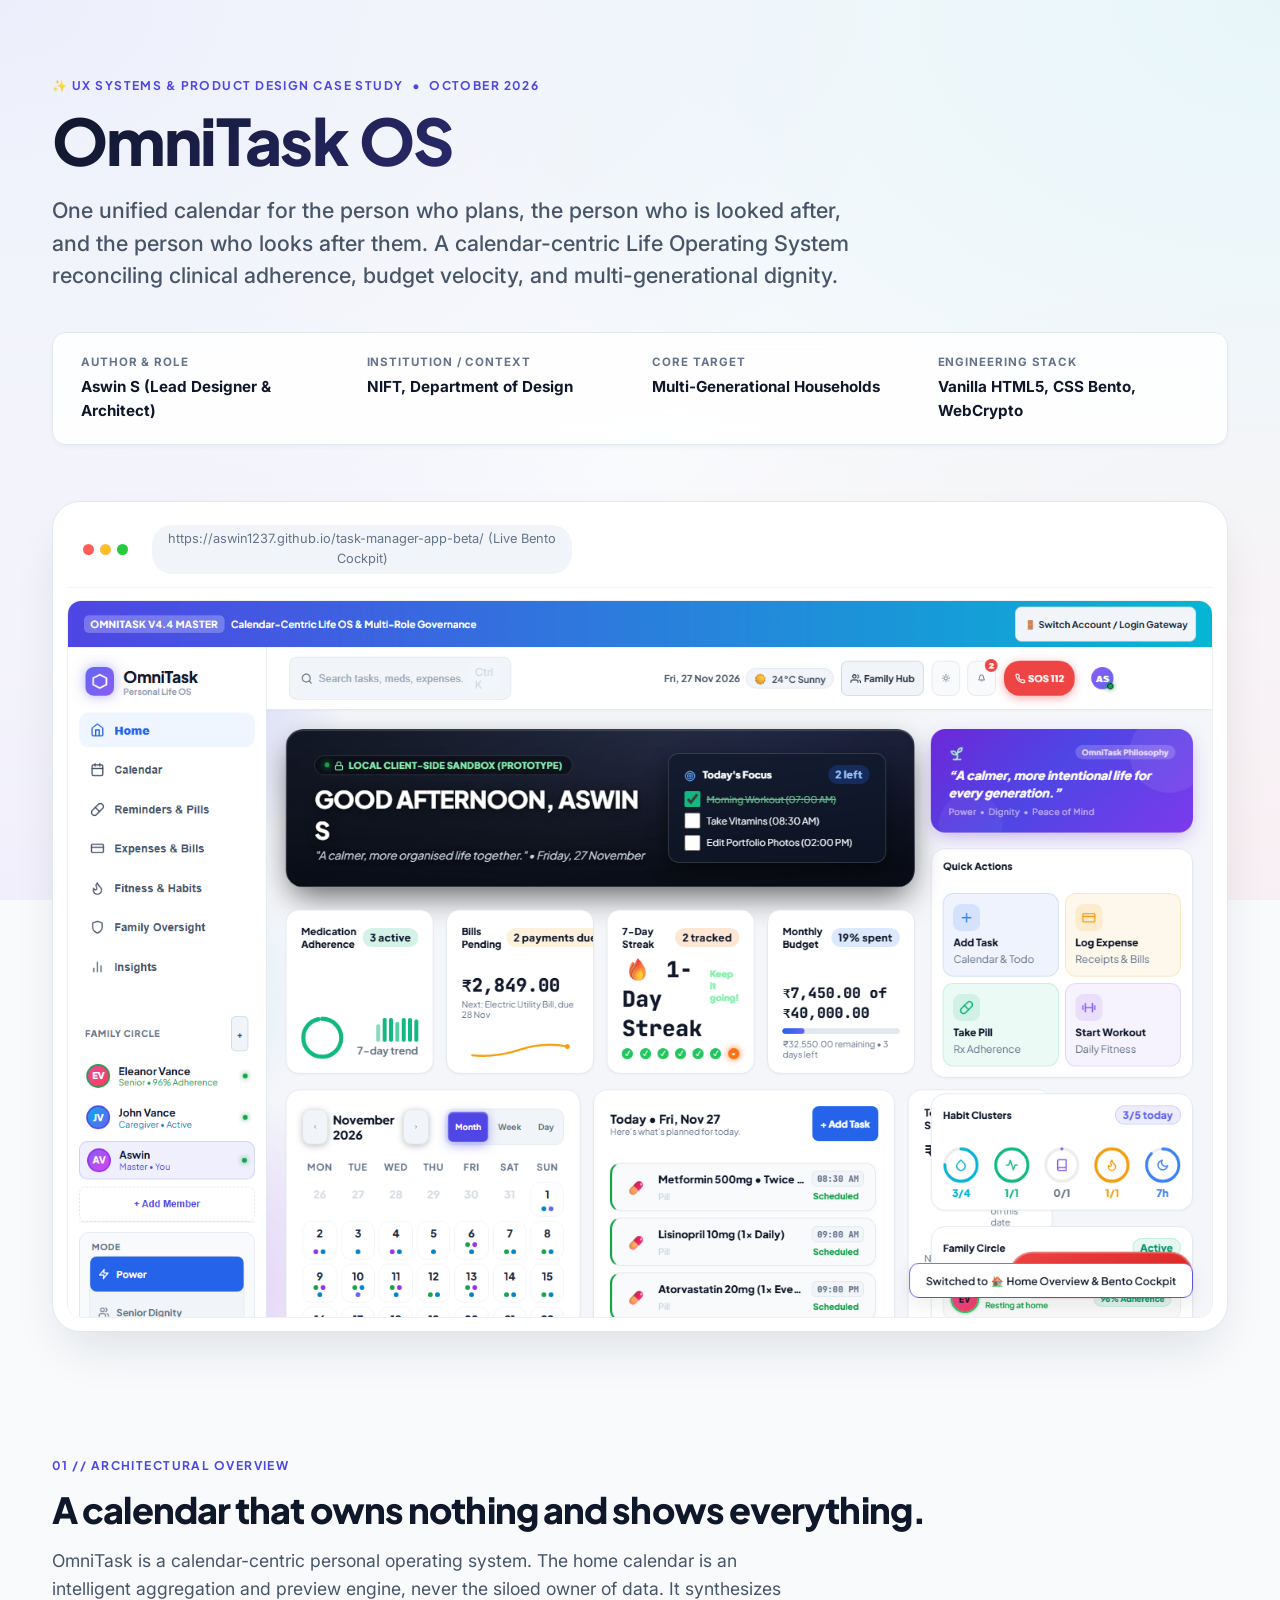
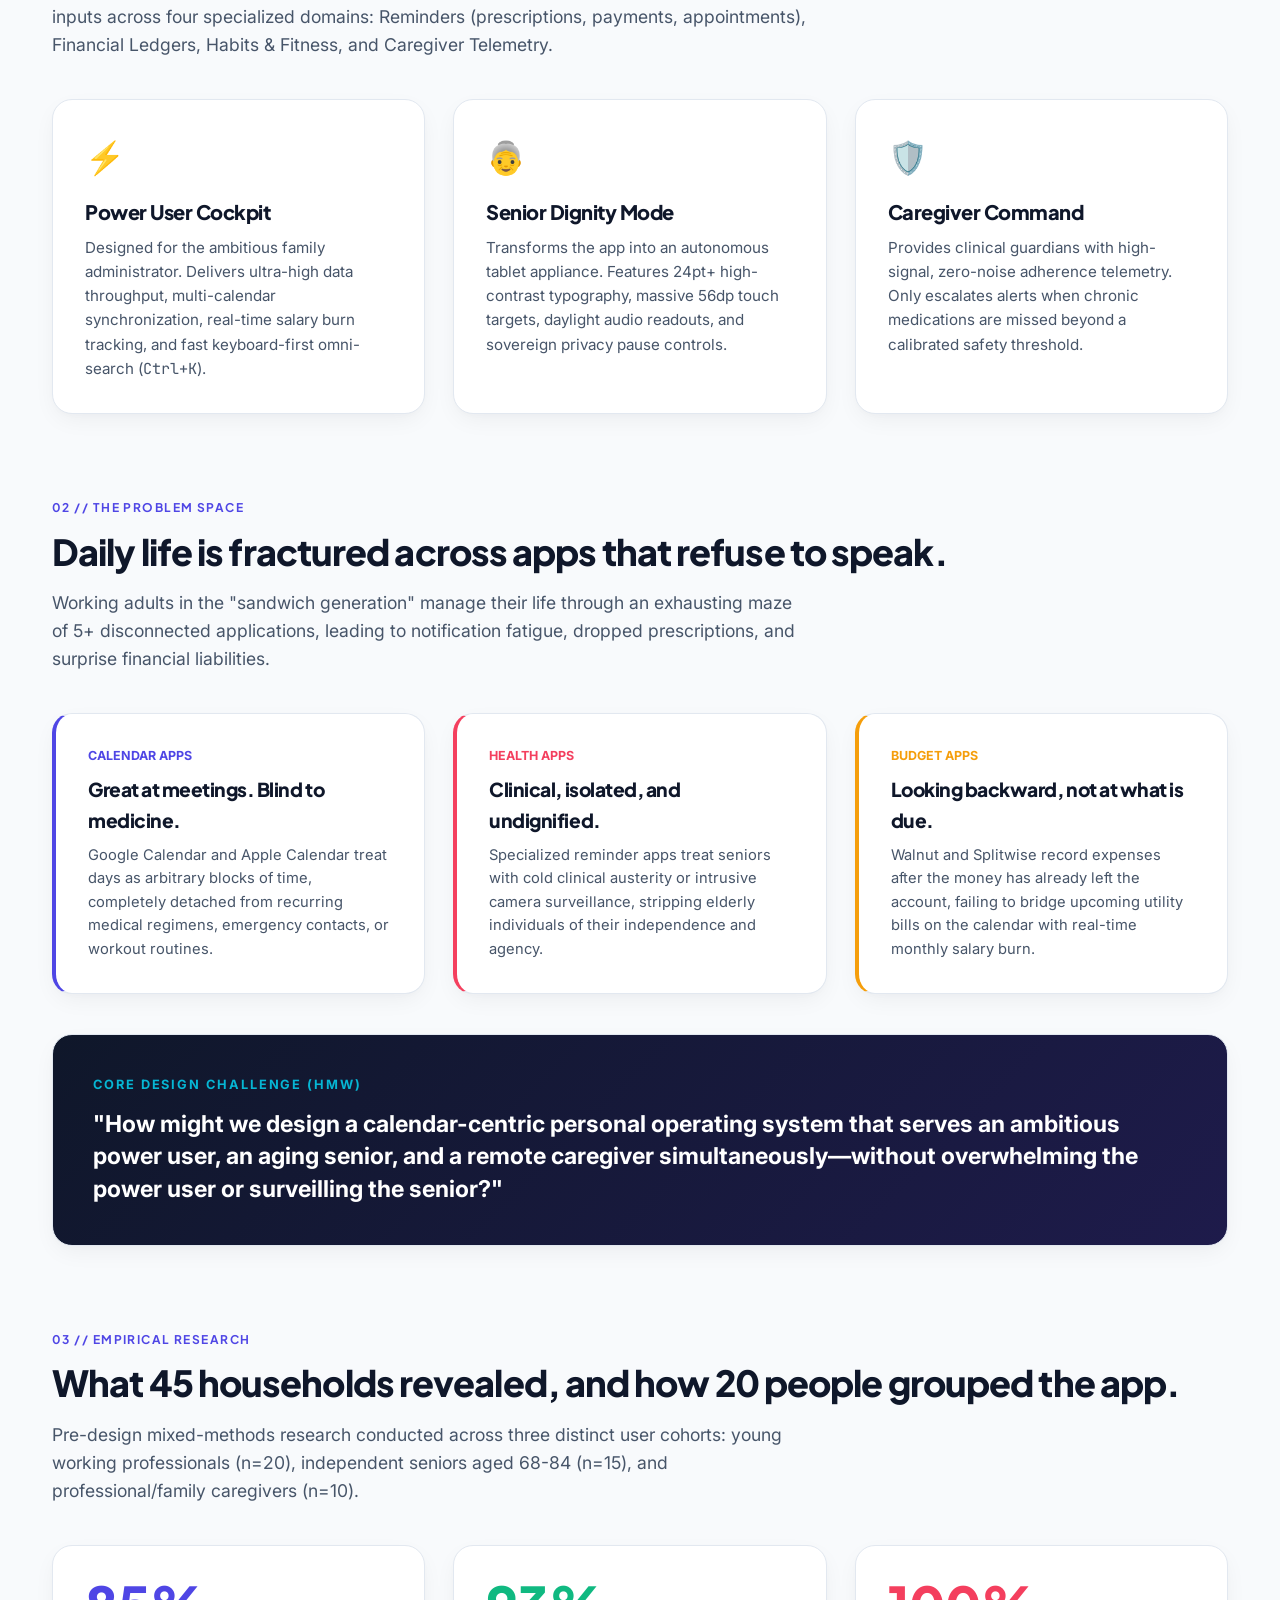
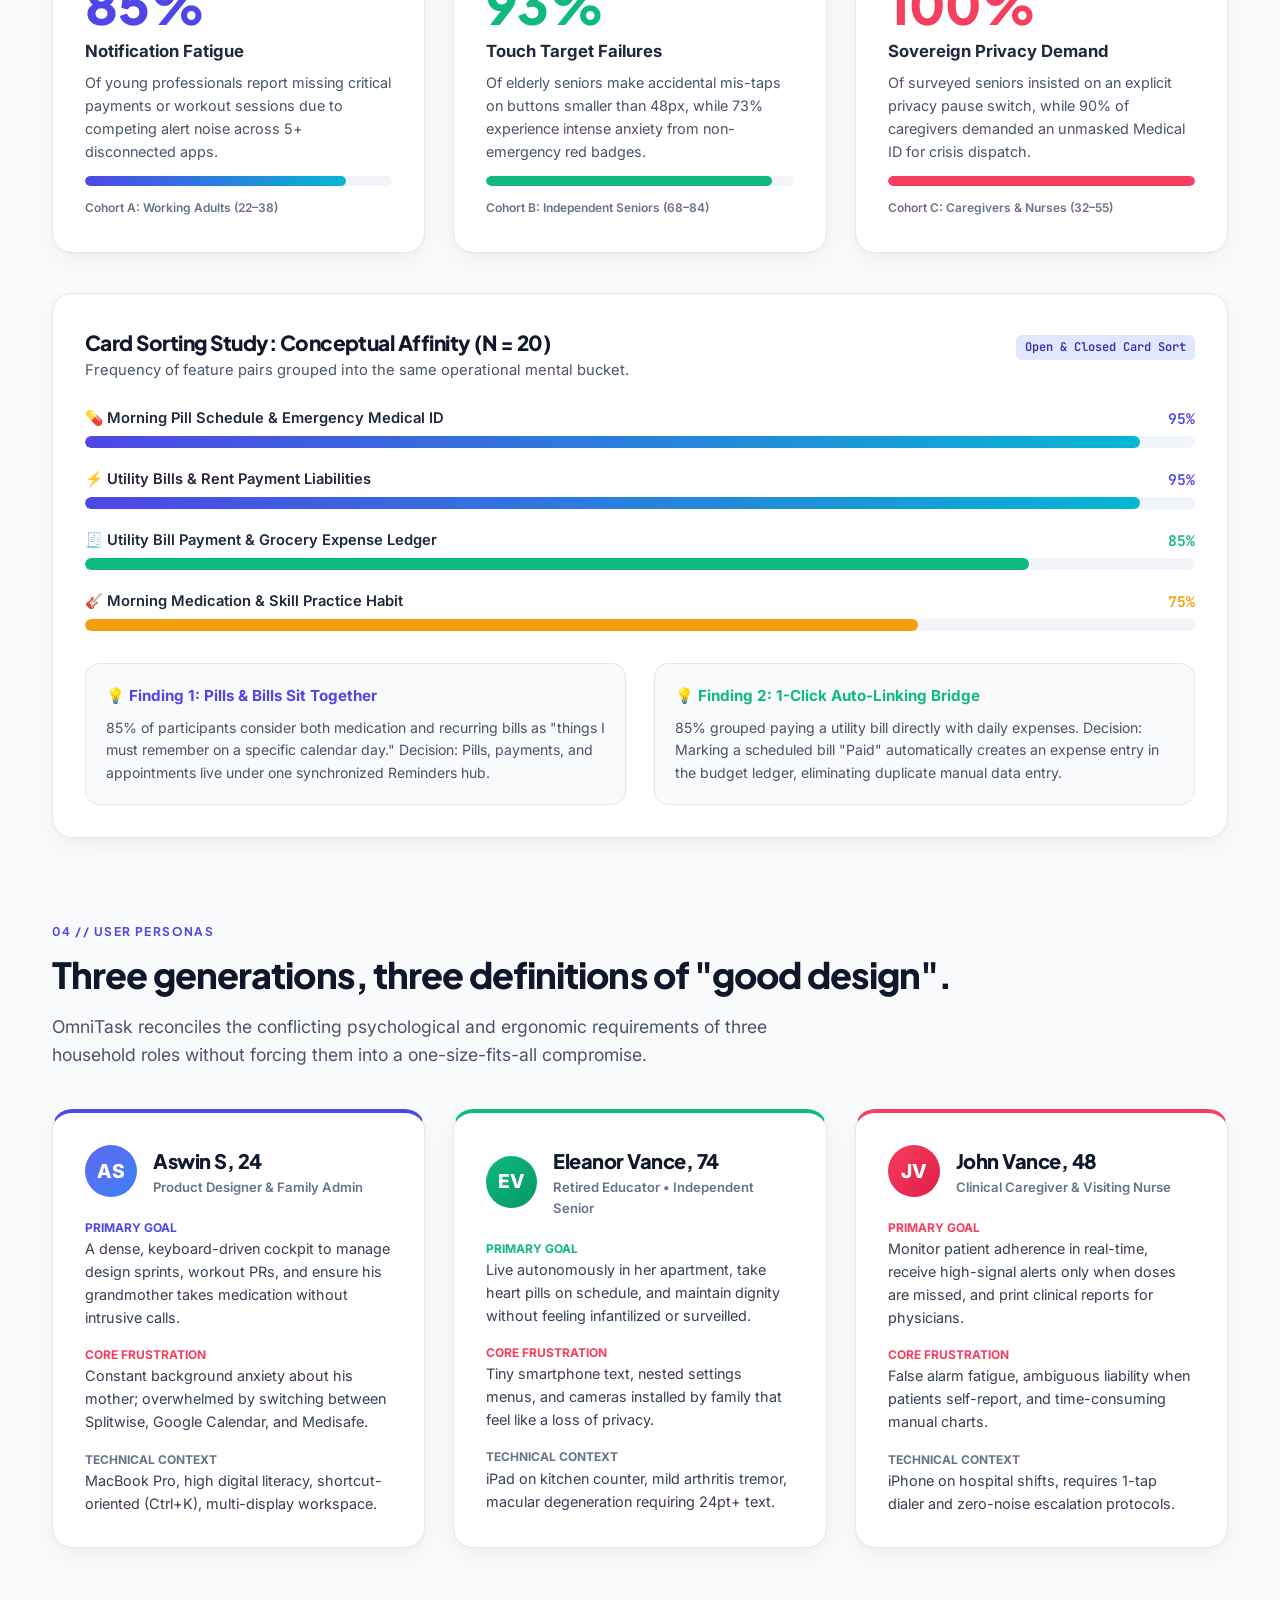
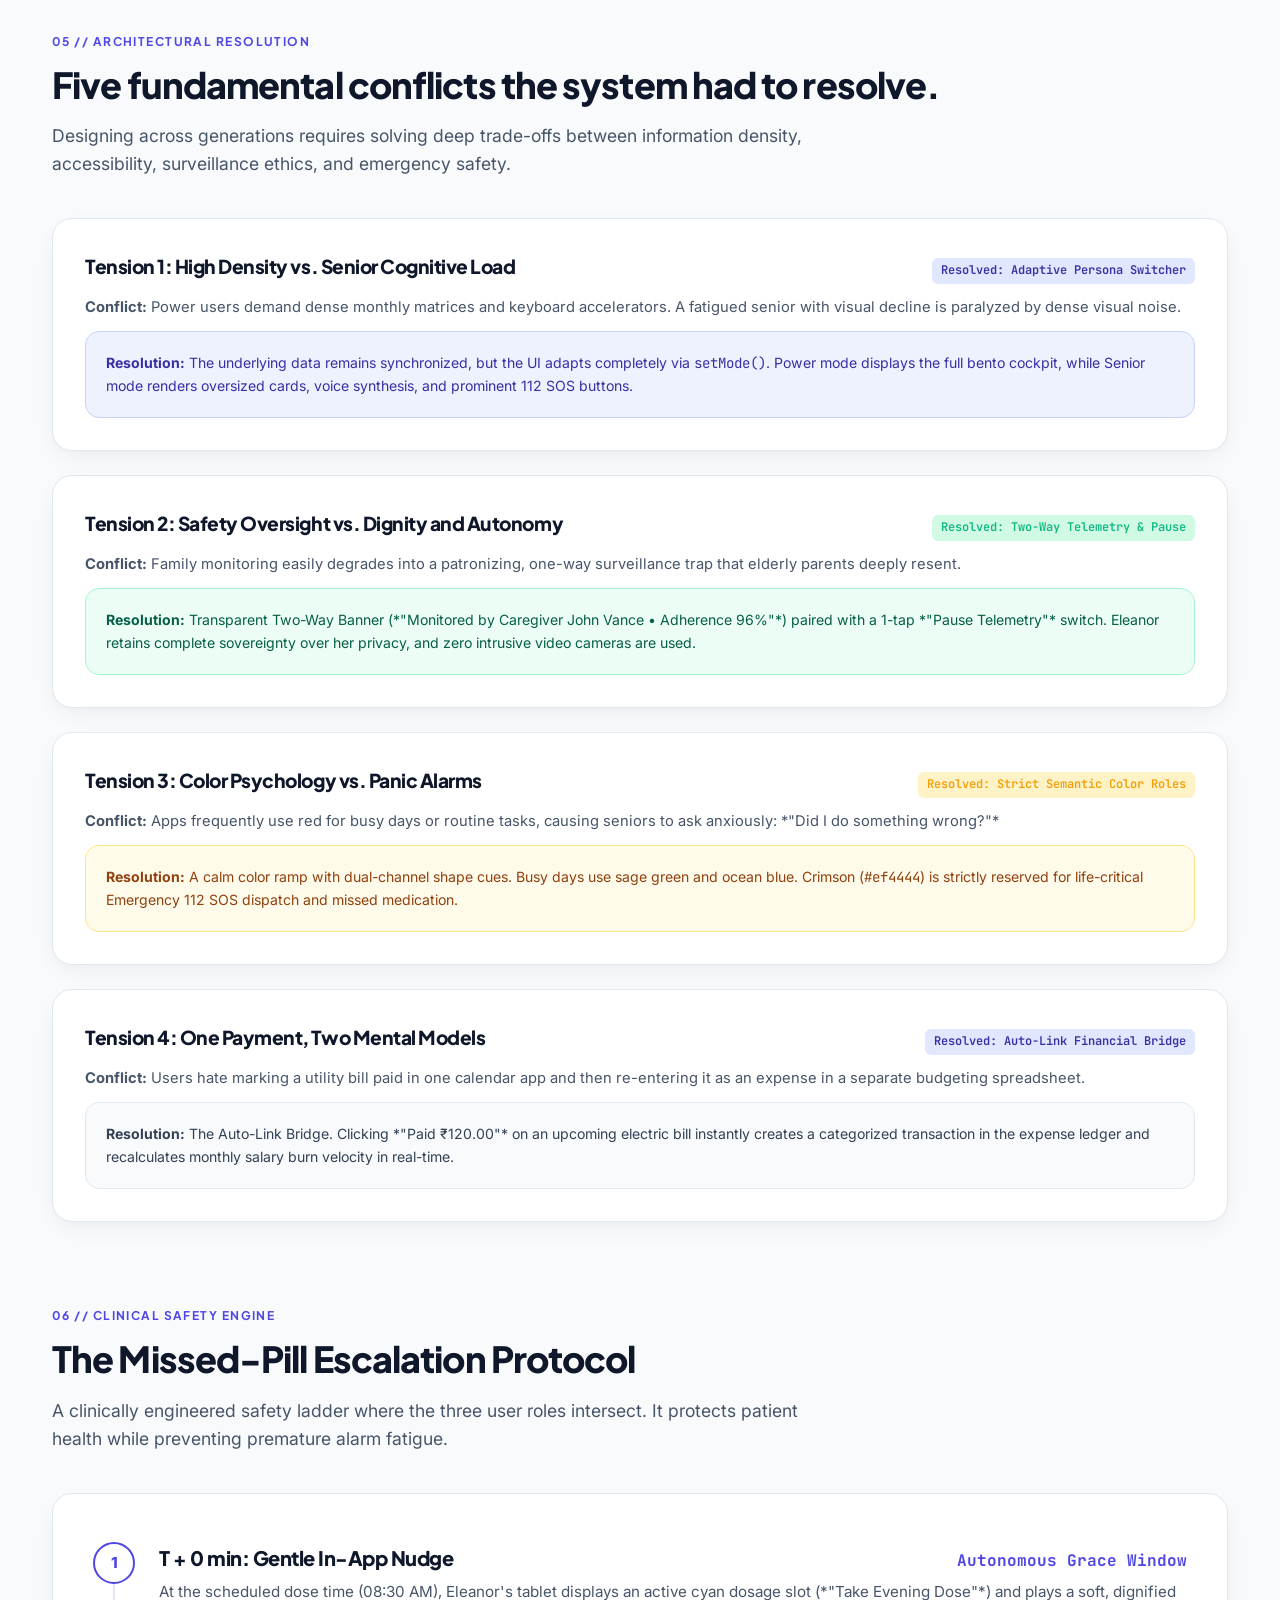
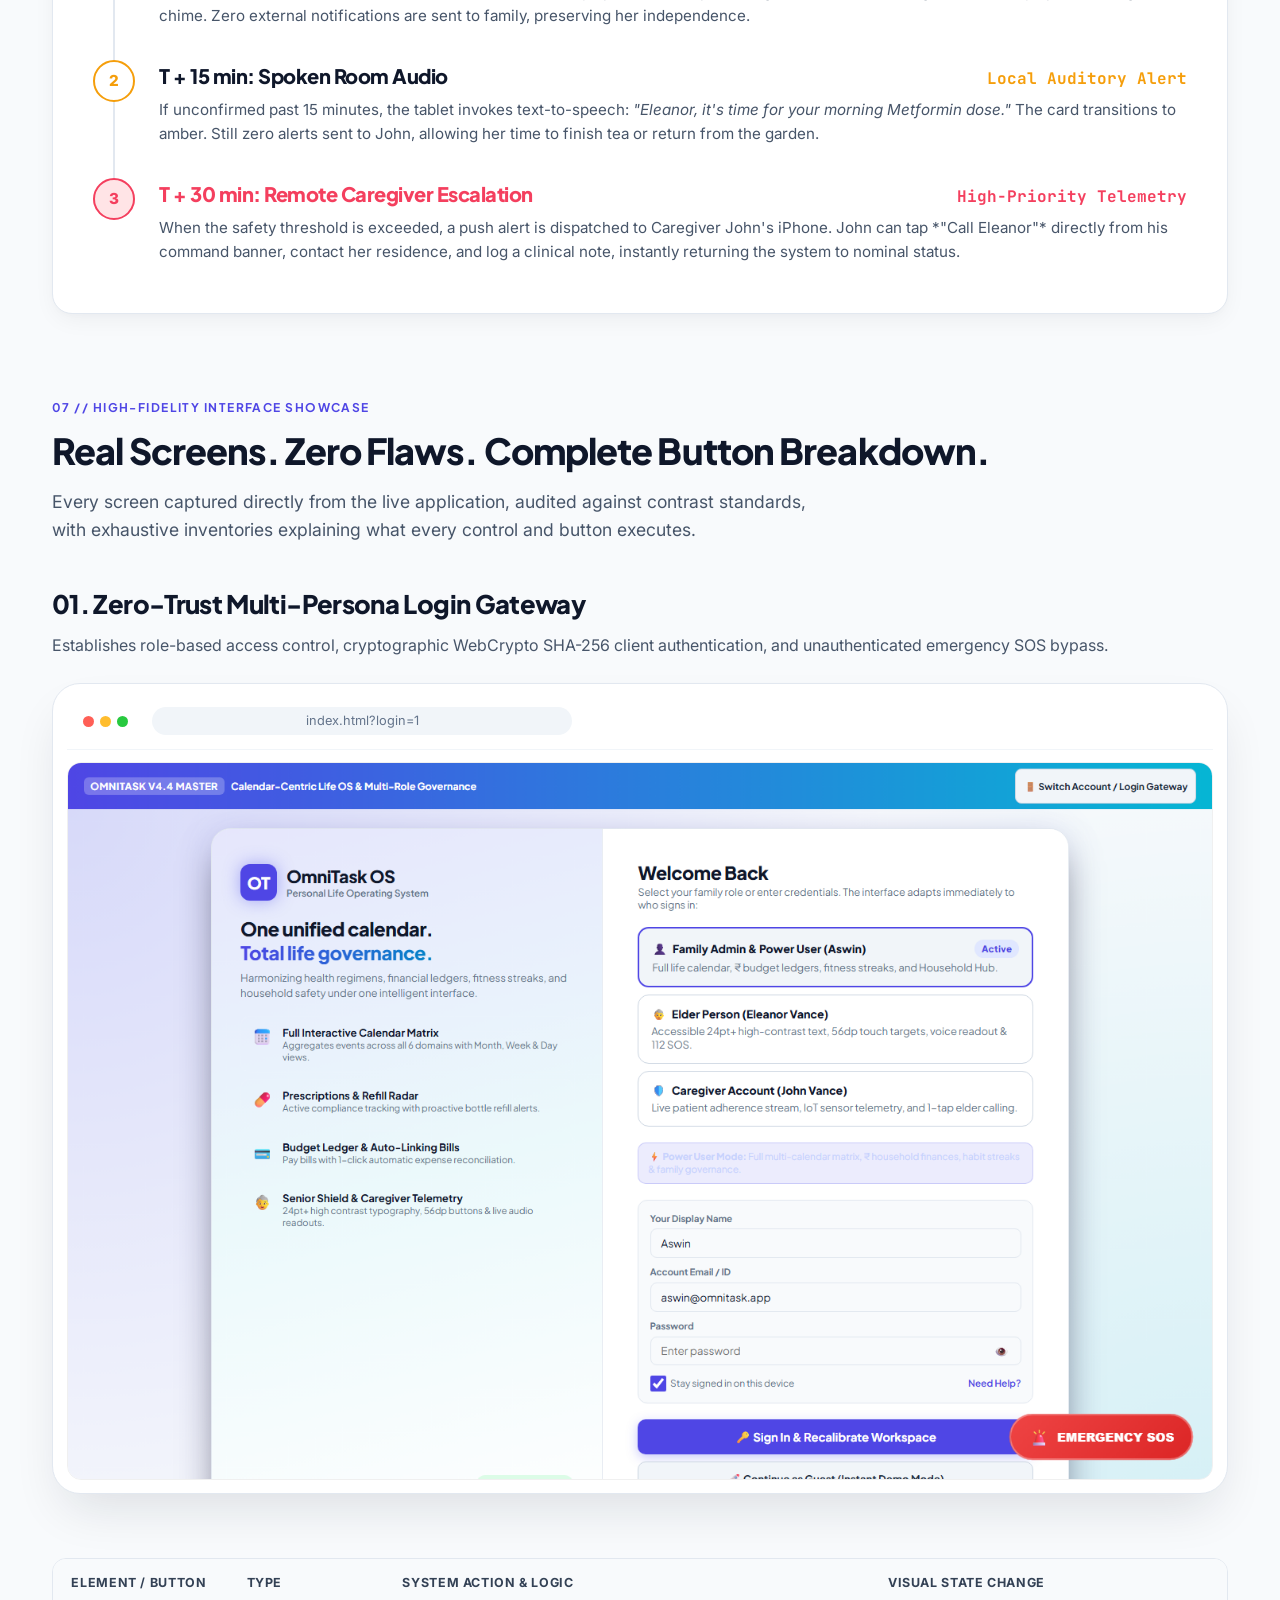
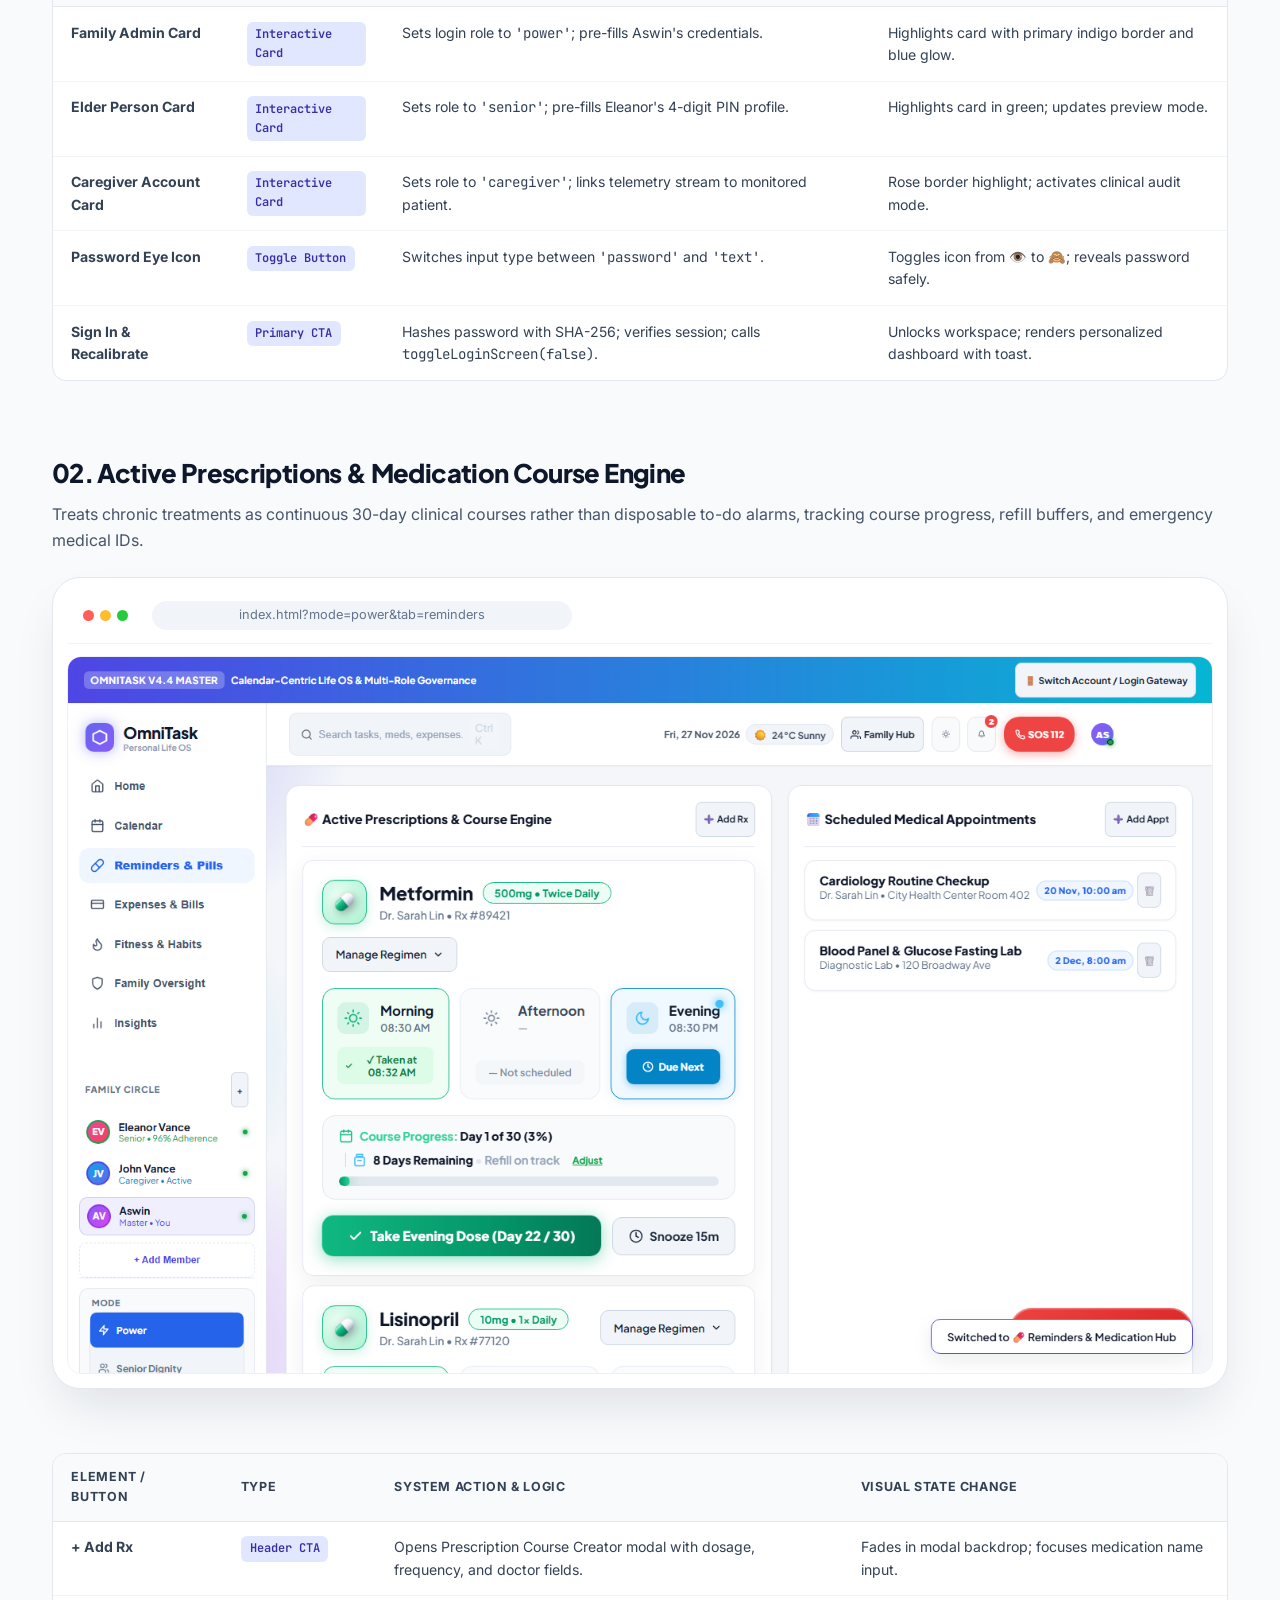
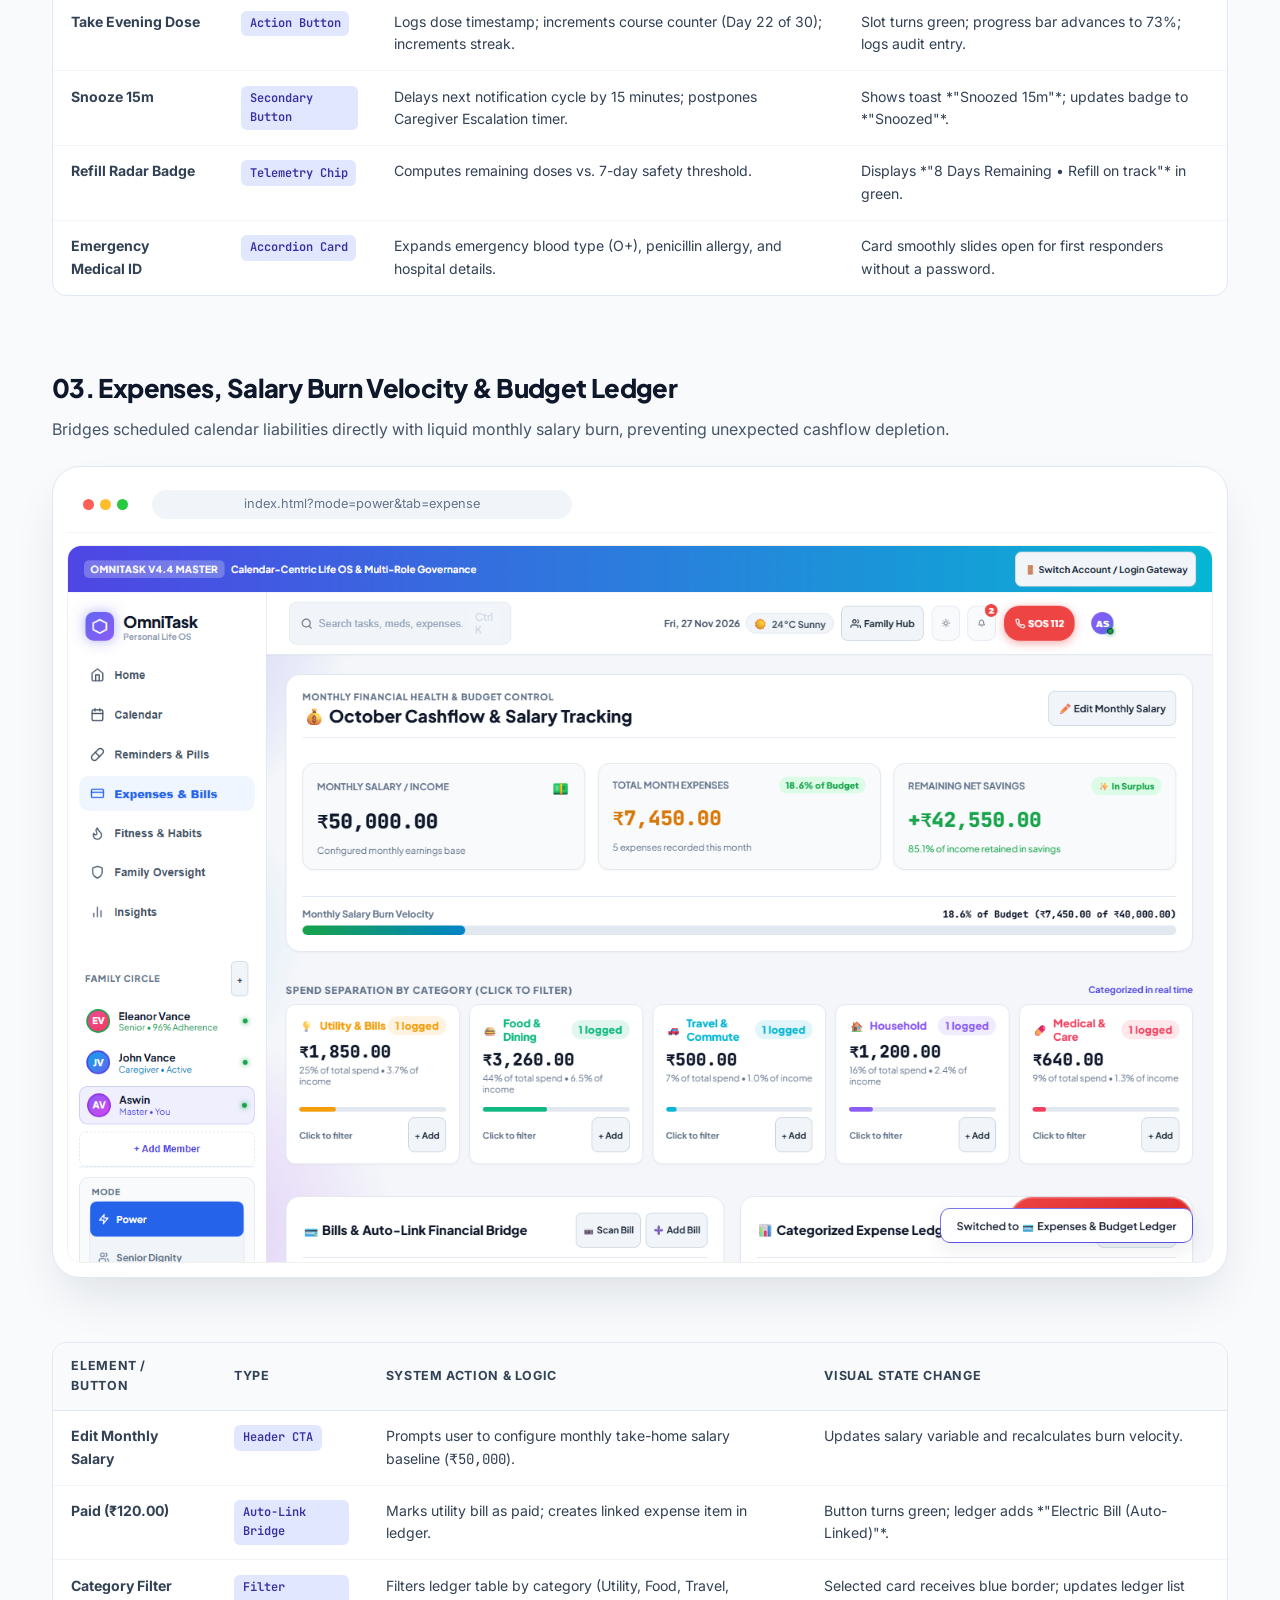
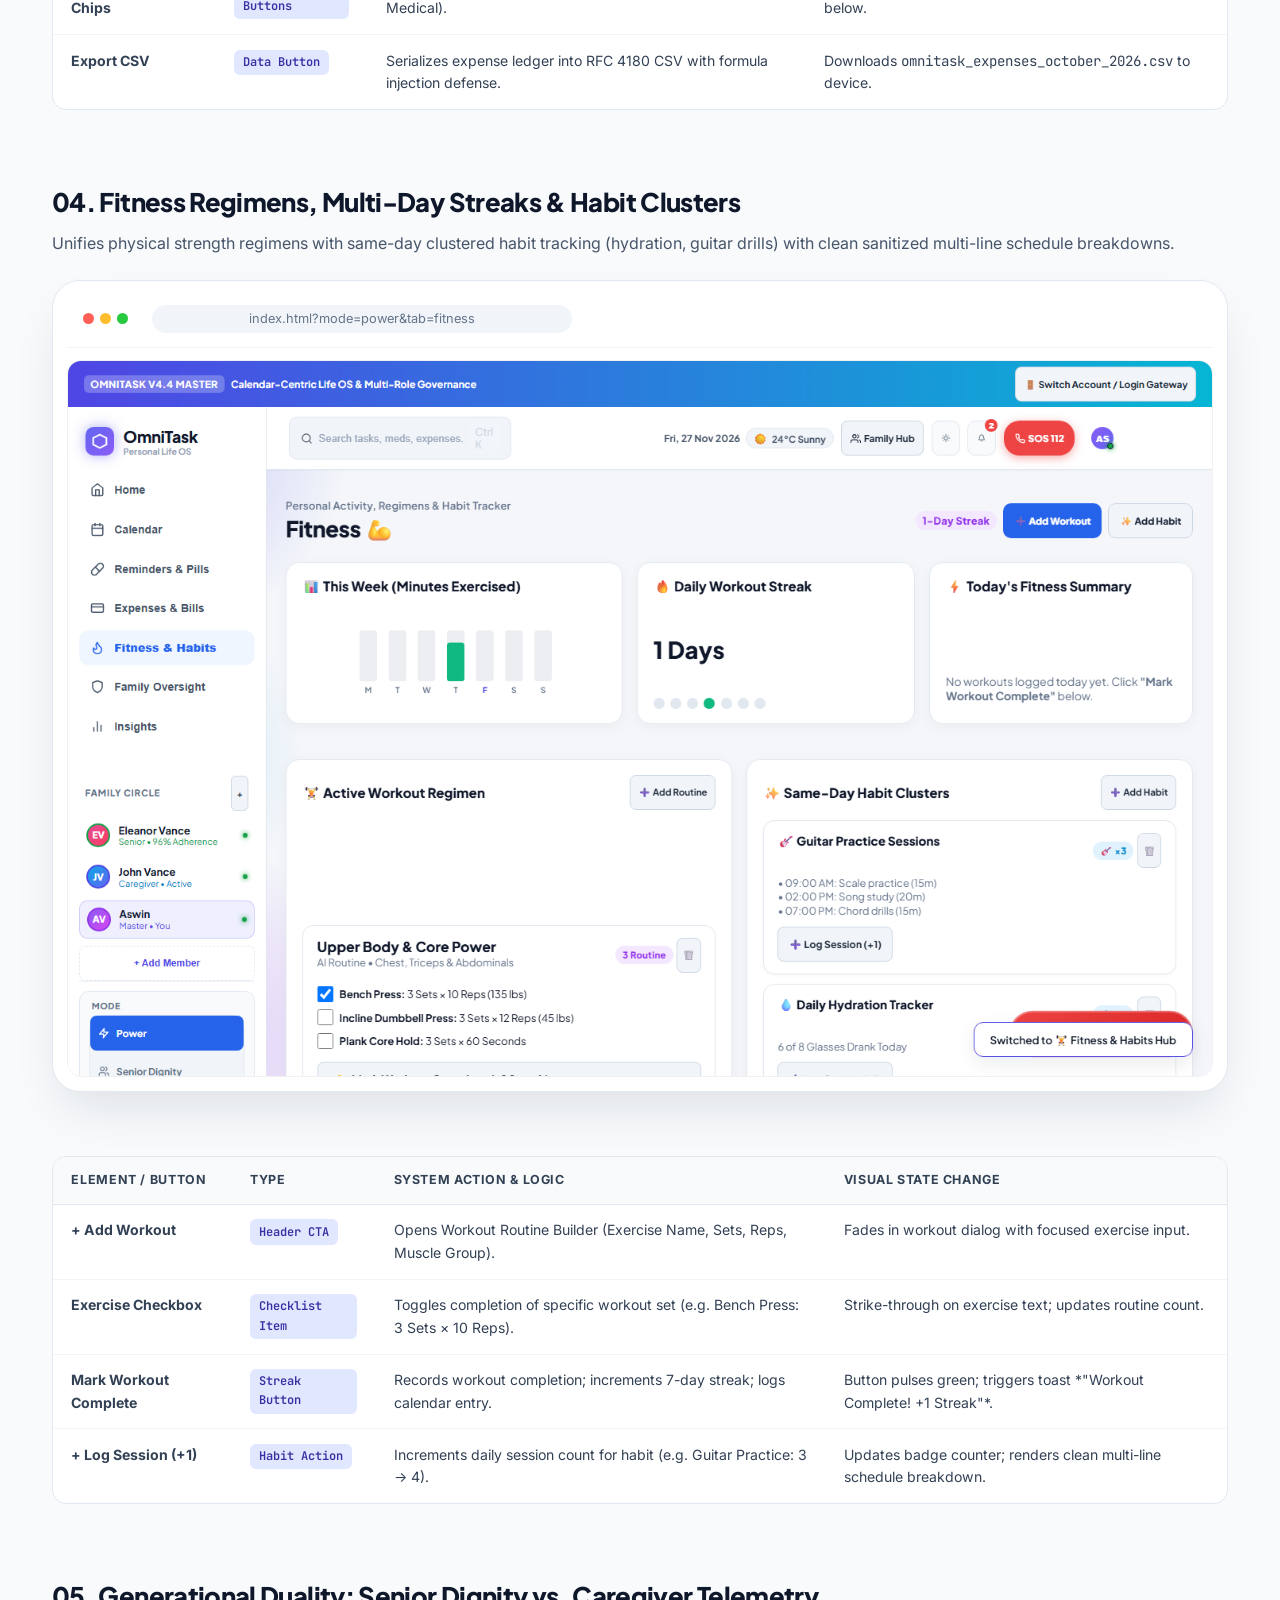
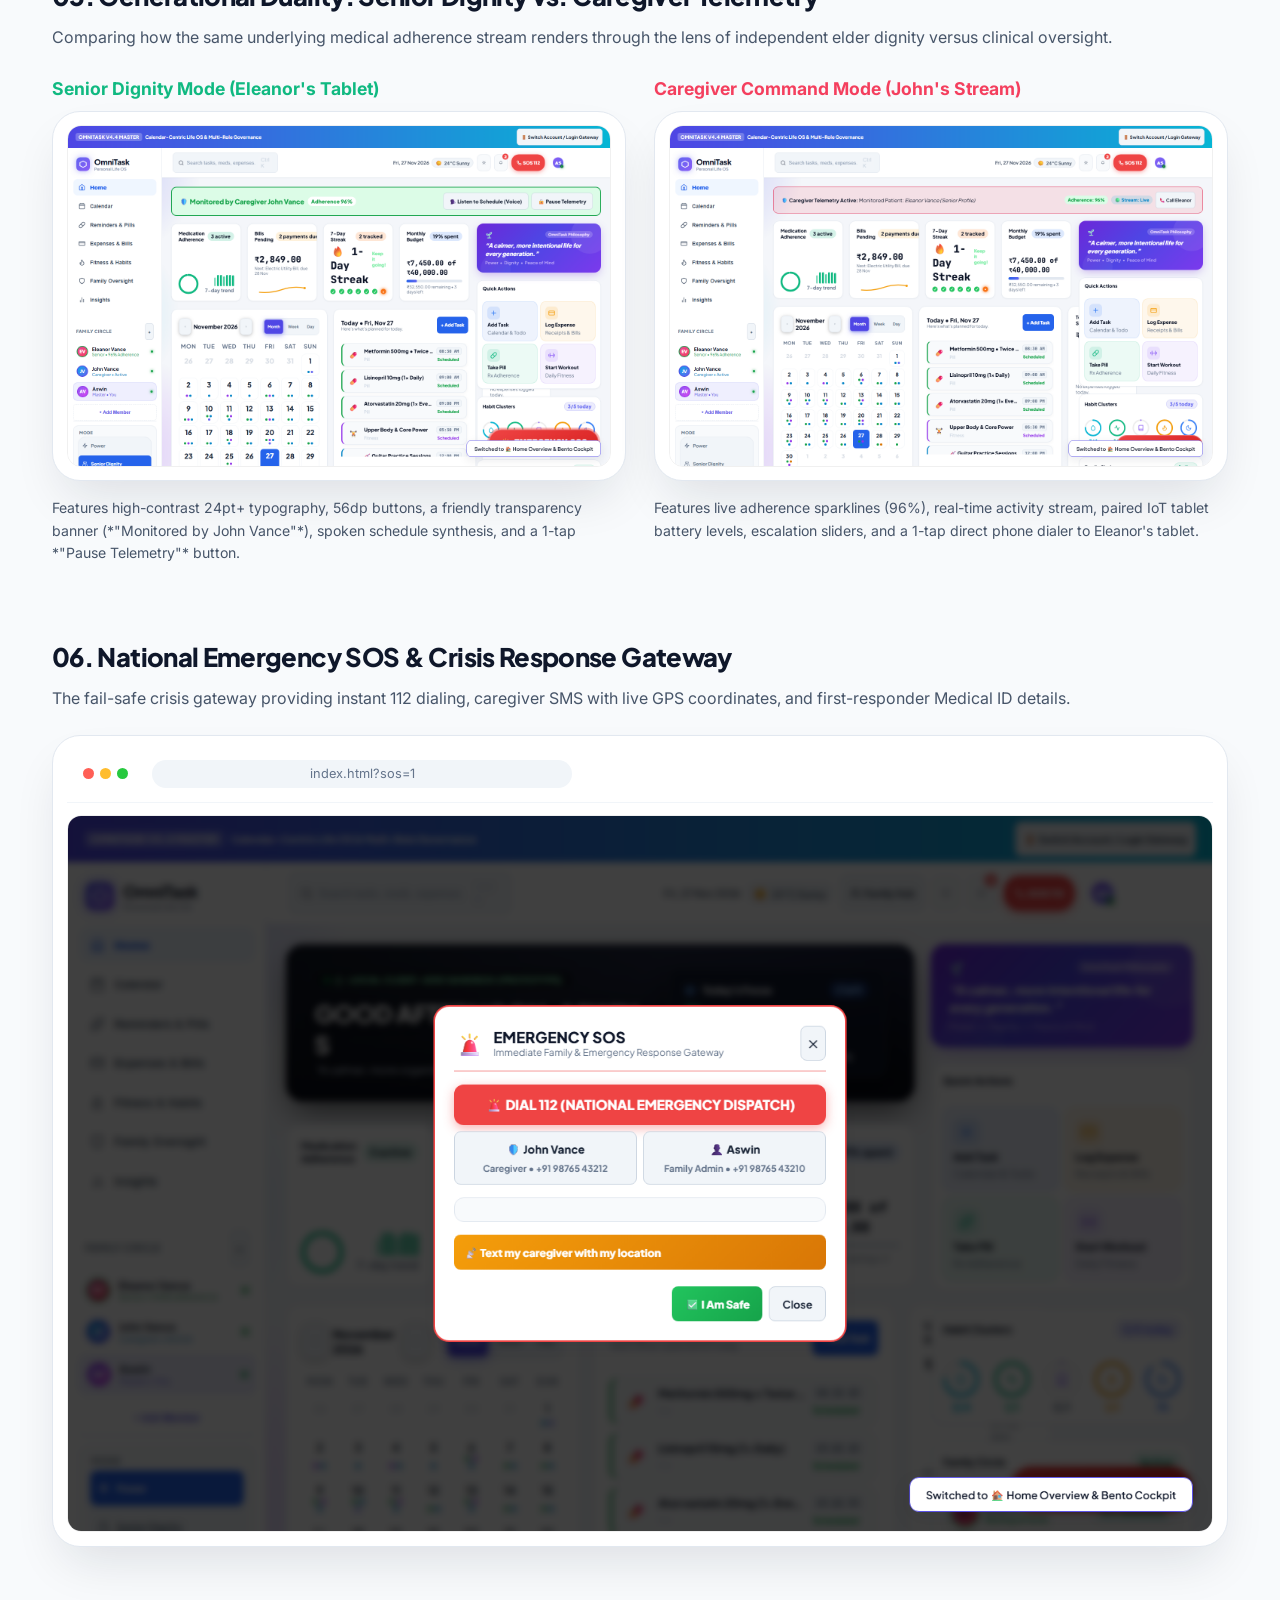
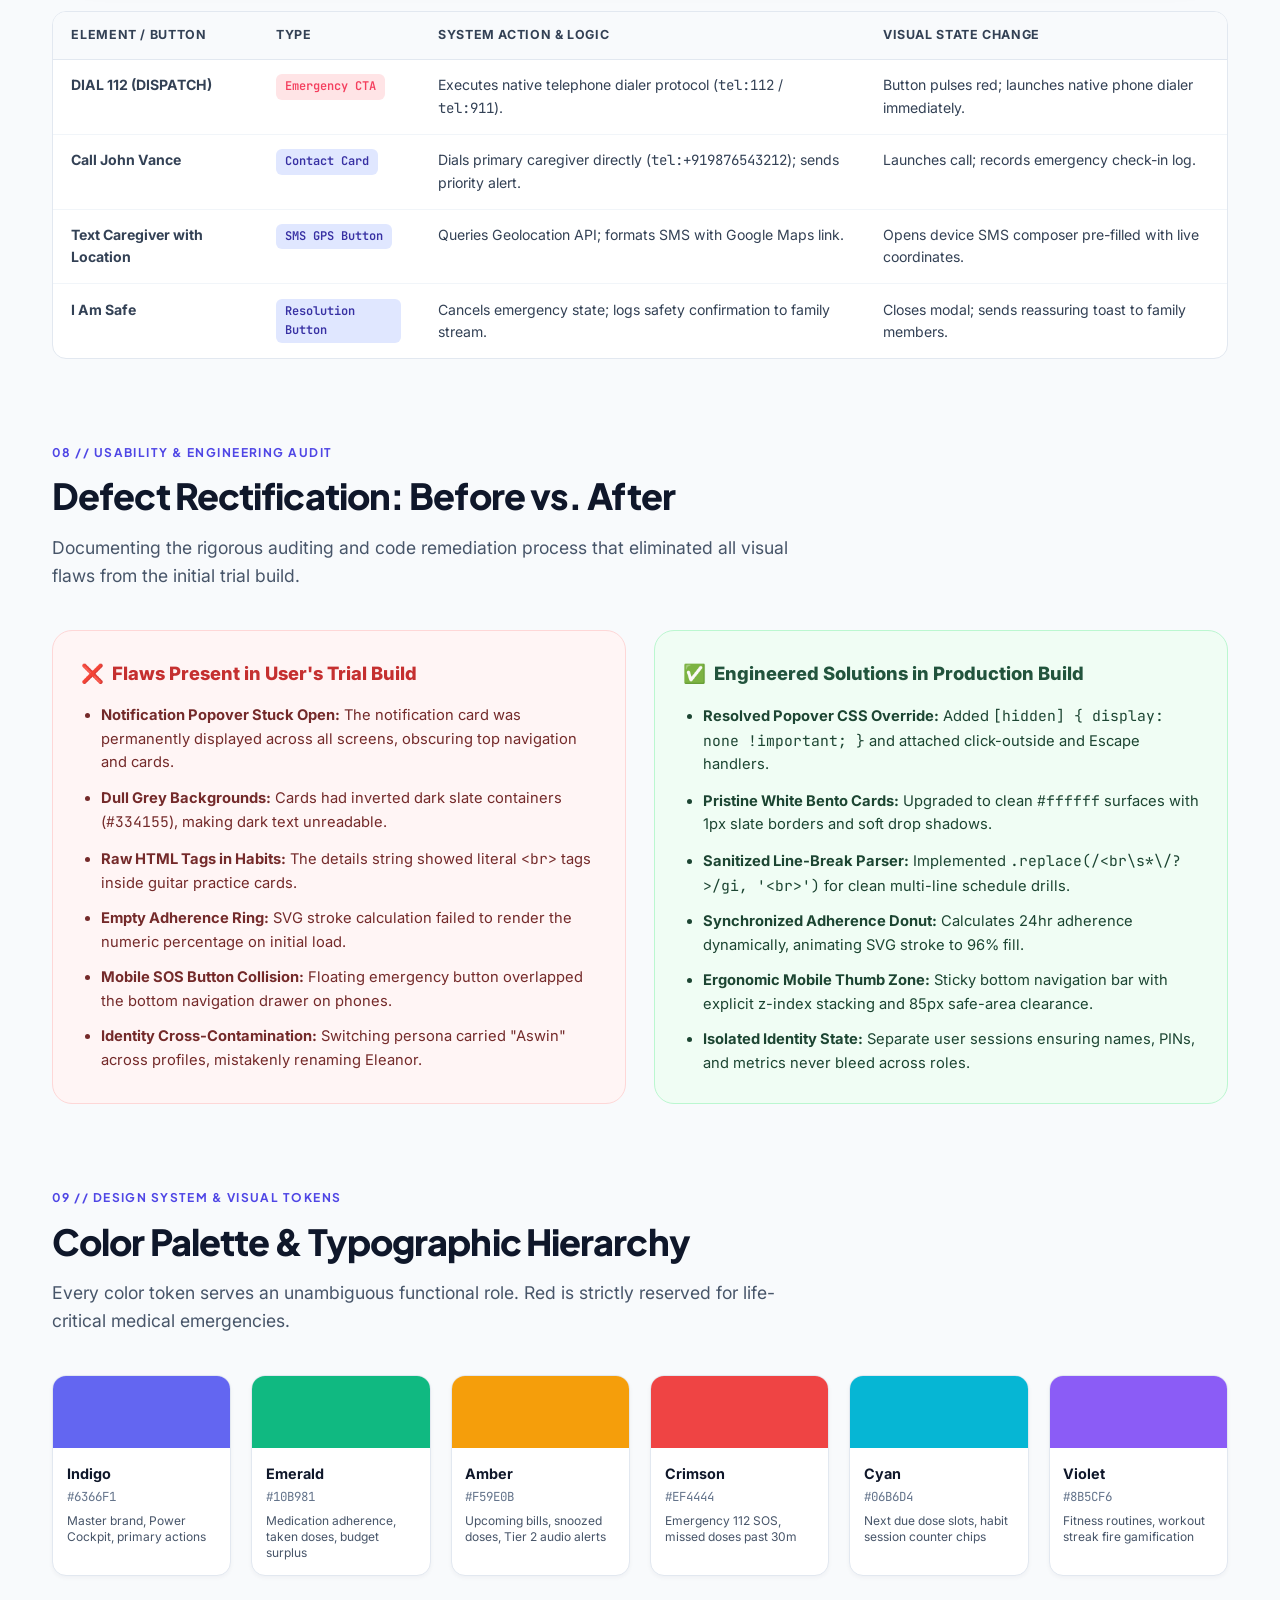
<file: casestudy/OmniTask_UX_Case_Study_Visual.html>
﻿<!DOCTYPE html>
<html lang="en">
<head>
  <meta charset="UTF-8">
  <meta name="viewport" content="width=device-width, initial-scale=1.0">
  <title>OmniTask OS — UX Case Study</title>
  <link rel="preconnect" href="https://fonts.googleapis.com">
  <link rel="preconnect" href="https://fonts.gstatic.com" crossorigin>
  <link href="https://fonts.googleapis.com/css2?family=Inter:wght@400;500;600;700&family=JetBrains+Mono:wght@400;500;600;700&family=Plus+Jakarta+Sans:wght@500;600;700;800&display=swap" rel="stylesheet">
  <style>
    :root {
      --primary: #4f46e5;
      --primary-light: #e0e7ff;
      --primary-dark: #3730a3;
      --accent: #06b6d4;
      --accent-light: #cffafe;
      --emerald: #10b981;
      --emerald-light: #d1fae5;
      --amber: #f59e0b;
      --amber-light: #fef3c7;
      --rose: #f43f5e;
      --rose-light: #ffe4e6;
      --purple: #8b5cf6;
      --purple-light: #ede9fe;
      --slate-900: #0f172a;
      --slate-800: #1e293b;
      --slate-700: #334155;
      --slate-600: #475569;
      --slate-500: #64748b;
      --slate-400: #94a3b8;
      --slate-200: #e2e8f0;
      --slate-100: #f1f5f9;
      --slate-50: #f8fafc;
      --surface: #ffffff;
      --radius-sm: 8px;
      --radius-md: 14px;
      --radius-lg: 20px;
      --radius-xl: 28px;
      --shadow-sm: 0 2px 4px rgba(15, 23, 42, 0.04);
      --shadow-md: 0 8px 24px -4px rgba(15, 23, 42, 0.06), 0 2px 6px -1px rgba(15, 23, 42, 0.02);
      --shadow-lg: 0 16px 36px -6px rgba(15, 23, 42, 0.08), 0 4px 12px -2px rgba(15, 23, 42, 0.03);
      --shadow-xl: 0 24px 50px -12px rgba(15, 23, 42, 0.12);
    }

    * {
      box-sizing: border-box;
      margin: 0;
      padding: 0;
    }

    body {
      font-family: 'Inter', -apple-system, BlinkMacSystemFont, sans-serif;
      background-color: #f8fafc;
      background-image: 
        radial-gradient(at 0% 0%, rgba(99, 102, 241, 0.08) 0px, transparent 50%),
        radial-gradient(at 100% 0%, rgba(6, 182, 212, 0.07) 0px, transparent 50%),
        radial-gradient(at 100% 100%, rgba(244, 63, 94, 0.06) 0px, transparent 50%),
        radial-gradient(at 0% 100%, rgba(139, 92, 246, 0.07) 0px, transparent 50%);
      background-attachment: fixed;
      color: var(--slate-800);
      line-height: 1.6;
      -webkit-font-smoothing: antialiased;
      padding: 0;
      margin: 0;
    }

    .container {
      max-width: 1240px;
      margin: 0 auto;
      padding: 0 2rem;
    }

    /* TYPOGRAPHY */
    h1, h2, h3, h4, .font-heading {
      font-family: 'Plus Jakarta Sans', sans-serif;
      letter-spacing: -0.025em;
      font-weight: 800;
      color: var(--slate-900);
    }

    .mono {
      font-family: 'JetBrains Mono', monospace;
    }

    .badge-label {
      font-family: 'Plus Jakarta Sans', sans-serif;
      font-size: 0.75rem;
      font-weight: 700;
      text-transform: uppercase;
      letter-spacing: 0.12em;
      color: var(--primary);
      display: inline-flex;
      align-items: center;
      gap: 0.5rem;
      margin-bottom: 0.75rem;
    }

    .section-title {
      font-size: 2.25rem;
      line-height: 1.2;
      margin-bottom: 1rem;
    }

    .section-sub {
      font-size: 1.1rem;
      color: var(--slate-600);
      max-width: 760px;
      margin-bottom: 2.5rem;
    }

    /* CARD SYSTEM */
    .bento-card {
      background: var(--surface);
      border: 1px solid var(--slate-200);
      border-radius: var(--radius-lg);
      padding: 2rem;
      box-shadow: var(--shadow-md);
      transition: transform 0.2s ease, box-shadow 0.2s ease;
      position: relative;
      overflow: hidden;
    }

    .bento-card:hover {
      box-shadow: var(--shadow-lg);
    }

    .bento-grid-2 {
      display: grid;
      grid-template-columns: repeat(2, 1fr);
      gap: 1.75rem;
    }

    .bento-grid-3 {
      display: grid;
      grid-template-columns: repeat(3, 1fr);
      gap: 1.75rem;
    }

    .bento-grid-4 {
      display: grid;
      grid-template-columns: repeat(4, 1fr);
      gap: 1.5rem;
    }

    /* HERO SECTION */
    .hero {
      padding: 4.5rem 0 3.5rem 0;
      position: relative;
    }

    .hero-header {
      margin-bottom: 3rem;
    }

    .hero-title {
      font-size: 4rem;
      line-height: 1.05;
      font-weight: 800;
      margin-bottom: 1.25rem;
      background: linear-gradient(135deg, #0f172a 0%, #312e81 50%, #4338ca 100%);
      -webkit-background-clip: text;
      -webkit-text-fill-color: transparent;
    }

    .hero-tagline {
      font-size: 1.35rem;
      font-weight: 500;
      color: var(--slate-600);
      max-width: 820px;
      line-height: 1.5;
      margin-bottom: 2.5rem;
    }

    .metadata-strip {
      display: grid;
      grid-template-columns: repeat(4, 1fr);
      gap: 1.5rem;
      background: rgba(255, 255, 255, 0.85);
      backdrop-filter: blur(12px);
      border: 1px solid var(--slate-200);
      border-radius: var(--radius-md);
      padding: 1.25rem 1.75rem;
      margin-bottom: 3.5rem;
      box-shadow: var(--shadow-sm);
    }

    .meta-item .meta-label {
      font-size: 0.72rem;
      font-weight: 700;
      text-transform: uppercase;
      letter-spacing: 0.08em;
      color: var(--slate-500);
      margin-bottom: 0.25rem;
    }

    .meta-item .meta-value {
      font-size: 0.95rem;
      font-weight: 700;
      color: var(--slate-900);
    }

    /* DEVICE FRAME & SHOWCASE */
    .showcase-frame {
      background: #ffffff;
      border: 1px solid var(--slate-200);
      border-radius: var(--radius-xl);
      padding: 0.85rem;
      box-shadow: var(--shadow-xl);
      margin-bottom: 4rem;
    }

    .browser-bar {
      display: flex;
      align-items: center;
      gap: 0.5rem;
      padding: 0.6rem 1rem 0.85rem 1rem;
      border-bottom: 1px solid var(--slate-100);
      margin-bottom: 0.75rem;
    }

    .browser-dots {
      display: flex;
      gap: 0.4rem;
    }

    .dot {
      width: 11px;
      height: 11px;
      border-radius: 50%;
    }

    .dot-red { background: #ff5f56; }
    .dot-yellow { background: #ffbd2e; }
    .dot-green { background: #27c93f; }

    .browser-url {
      background: var(--slate-100);
      border-radius: 20px;
      padding: 0.25rem 1rem;
      font-size: 0.8rem;
      color: var(--slate-500);
      margin-left: 1rem;
      flex: 1;
      max-width: 420px;
      text-align: center;
    }

    .showcase-img {
      width: 100%;
      height: auto;
      border-radius: var(--radius-md);
      display: block;
      border: 1px solid rgba(0,0,0,0.06);
    }

    /* CALLOUT PIN & BREAKDOWN */
    .callout-box {
      background: rgba(248, 250, 252, 0.85);
      border: 1px solid var(--slate-200);
      border-radius: var(--radius-md);
      padding: 1.25rem;
      margin-top: 1.25rem;
    }

    .callout-title {
      font-size: 0.95rem;
      font-weight: 700;
      display: flex;
      align-items: center;
      gap: 0.5rem;
      margin-bottom: 0.5rem;
      color: var(--slate-900);
    }

    .button-table {
      width: 100%;
      border-collapse: separate;
      border-spacing: 0;
      font-size: 0.88rem;
      margin-top: 1.5rem;
      background: var(--surface);
      border: 1px solid var(--slate-200);
      border-radius: var(--radius-md);
      overflow: hidden;
    }

    .button-table th {
      background: var(--slate-50);
      padding: 0.85rem 1.15rem;
      text-align: left;
      font-weight: 700;
      color: var(--slate-700);
      border-bottom: 1px solid var(--slate-200);
      font-size: 0.78rem;
      text-transform: uppercase;
      letter-spacing: 0.05em;
    }

    .button-table td {
      padding: 0.9rem 1.15rem;
      border-bottom: 1px solid var(--slate-100);
      color: var(--slate-700);
      vertical-align: top;
    }

    .button-table tr:last-child td {
      border-bottom: none;
    }

    .button-table tr:hover td {
      background: rgba(248, 250, 252, 0.5);
    }

    .tag-action {
      background: var(--primary-light);
      color: var(--primary-dark);
      font-weight: 600;
      font-size: 0.75rem;
      padding: 0.2rem 0.55rem;
      border-radius: 6px;
      display: inline-block;
      font-family: 'JetBrains Mono', monospace;
    }

    /* STAT CARD INFOGRAPHICS */
    .stat-hero {
      font-size: 3.25rem;
      font-weight: 800;
      line-height: 1;
      margin-bottom: 0.5rem;
      font-family: 'Plus Jakarta Sans', sans-serif;
    }

    .stat-hero.blue { color: var(--primary); }
    .stat-hero.green { color: var(--emerald); }
    .stat-hero.amber { color: var(--amber); }
    .stat-hero.rose { color: var(--rose); }

    .bar-meter {
      height: 10px;
      background: var(--slate-100);
      border-radius: 6px;
      overflow: hidden;
      margin: 0.85rem 0 0.5rem 0;
      position: relative;
    }

    .bar-fill {
      height: 100%;
      border-radius: 6px;
      background: linear-gradient(90deg, var(--primary) 0%, var(--accent) 100%);
    }

    /* PERSONA CARDS */
    .persona-card {
      border-top: 4px solid var(--primary);
    }

    .persona-card.senior {
      border-top: 4px solid var(--emerald);
    }

    .persona-card.caregiver {
      border-top: 4px solid var(--rose);
    }

    .persona-header {
      display: flex;
      align-items: center;
      gap: 1rem;
      margin-bottom: 1.25rem;
    }

    .avatar-circle {
      width: 52px;
      height: 52px;
      border-radius: 50%;
      display: flex;
      align-items: center;
      justify-content: center;
      font-weight: 800;
      font-size: 1.2rem;
      color: white;
    }

    .avatar-aswin { background: linear-gradient(135deg, #6366f1, #3b82f6); }
    .avatar-eleanor { background: linear-gradient(135deg, #10b981, #059669); }
    .avatar-caregiver { background: linear-gradient(135deg, #f43f5e, #e11d48); }

    /* LADDER & SEQUENCE */
    .ladder-step {
      display: flex;
      gap: 1.5rem;
      position: relative;
      padding-bottom: 2rem;
    }

    .ladder-step:last-child {
      padding-bottom: 0;
    }

    .ladder-step::before {
      content: '';
      position: absolute;
      left: 20px;
      top: 40px;
      bottom: 0;
      width: 2px;
      background: var(--slate-200);
    }

    .ladder-step:last-child::before {
      display: none;
    }

    .step-badge {
      width: 42px;
      height: 42px;
      border-radius: 50%;
      background: var(--surface);
      border: 2px solid var(--primary);
      color: var(--primary);
      display: flex;
      align-items: center;
      justify-content: center;
      font-weight: 800;
      font-size: 0.95rem;
      z-index: 2;
      flex-shrink: 0;
    }

    .step-badge.warning {
      border-color: var(--amber);
      color: var(--amber);
    }

    .step-badge.alert {
      border-color: var(--rose);
      color: var(--rose);
      background: var(--rose-light);
    }

    /* COLOR SWATCH */
    .swatch-grid {
      display: grid;
      grid-template-columns: repeat(6, 1fr);
      gap: 1.25rem;
      margin-top: 1.5rem;
    }

    .swatch-card {
      background: var(--surface);
      border: 1px solid var(--slate-200);
      border-radius: var(--radius-md);
      overflow: hidden;
      box-shadow: var(--shadow-sm);
    }

    .swatch-color {
      height: 72px;
      width: 100%;
    }

    .swatch-info {
      padding: 0.85rem;
    }

    .swatch-name {
      font-weight: 700;
      font-size: 0.9rem;
      color: var(--slate-900);
    }

    .swatch-hex {
      font-family: 'JetBrains Mono', monospace;
      font-size: 0.78rem;
      color: var(--slate-500);
      margin-top: 2px;
    }

    .swatch-usage {
      font-size: 0.75rem;
      color: var(--slate-600);
      margin-top: 6px;
      line-height: 1.35;
    }

    /* BEFORE / AFTER COMPARISON */
    .comparison-grid {
      display: grid;
      grid-template-columns: 1fr 1fr;
      gap: 1.75rem;
      margin-top: 1.5rem;
    }

    .comp-col-before {
      background: #fff5f5;
      border: 1px solid #fed7d7;
      border-radius: var(--radius-lg);
      padding: 1.75rem;
    }

    .comp-col-after {
      background: #f0fdf4;
      border: 1px solid #bbf7d0;
      border-radius: var(--radius-lg);
      padding: 1.75rem;
    }

    .comp-header {
      display: flex;
      align-items: center;
      gap: 0.5rem;
      font-weight: 800;
      font-size: 1.15rem;
      margin-bottom: 1rem;
    }

    .comp-col-before .comp-header { color: #c53030; }
    .comp-col-after .comp-header { color: #22543d; }

    /* FOOTER */
    .case-footer {
      background: var(--slate-900);
      color: white;
      padding: 5rem 0;
      margin-top: 6rem;
      position: relative;
      overflow: hidden;
    }

    .case-footer::before {
      content: '';
      position: absolute;
      top: -100px;
      right: -100px;
      width: 300px;
      height: 300px;
      border-radius: 50%;
      background: radial-gradient(circle, rgba(99, 102, 241, 0.25) 0%, transparent 70%);
      filter: blur(40px);
    }

    .footer-title {
      font-size: 3rem;
      font-weight: 800;
      margin-bottom: 1rem;
      color: white;
    }

    .footer-sub {
      font-size: 1.15rem;
      color: var(--slate-400);
      max-width: 680px;
      margin-bottom: 2.5rem;
    }

    .footer-links {
      display: flex;
      gap: 1.25rem;
      flex-wrap: wrap;
    }

    .btn-proto {
      background: var(--primary);
      color: white;
      text-decoration: none;
      padding: 0.85rem 1.75rem;
      border-radius: 10px;
      font-weight: 700;
      font-size: 0.95rem;
      display: inline-flex;
      align-items: center;
      gap: 0.5rem;
      transition: background 0.2s ease, transform 0.2s ease;
    }

    .btn-proto:hover {
      background: var(--primary-dark);
      transform: translateY(-2px);
    }

    .btn-gh {
      background: rgba(255, 255, 255, 0.1);
      color: white;
      text-decoration: none;
      padding: 0.85rem 1.75rem;
      border-radius: 10px;
      font-weight: 700;
      font-size: 0.95rem;
      display: inline-flex;
      align-items: center;
      gap: 0.5rem;
      border: 1px solid rgba(255, 255, 255, 0.2);
      transition: background 0.2s ease;
    }

    .btn-gh:hover {
      background: rgba(255, 255, 255, 0.18);
    }

    @media print {
      body {
        background: white !important;
        color: black !important;
      }
      .bento-card {
        box-shadow: none !important;
        border: 1px solid #cbd5e1 !important;
        page-break-inside: avoid;
      }
      .showcase-frame {
        box-shadow: none !important;
        page-break-inside: avoid;
      }
    }

    @media (max-width: 900px) {
      .bento-grid-2, .bento-grid-3, .bento-grid-4, .metadata-strip, .swatch-grid, .comparison-grid {
        grid-template-columns: 1fr;
      }
      .hero-title {
        font-size: 2.75rem;
      }
    }
  </style>
</head>
<body>

  <!-- HERO SECTION -->
  <section class="hero">
    <div class="container">
      <div class="badge-label">
        <span>✨ UX Systems & Product Design Case Study</span>
        <span>•</span>
        <span>October 2026</span>
      </div>

      <h1 class="hero-title">OmniTask OS</h1>
      <p class="hero-tagline">
        One unified calendar for the person who plans, the person who is looked after, and the person who looks after them. A calendar-centric Life Operating System reconciling clinical adherence, budget velocity, and multi-generational dignity.
      </p>

      <div class="metadata-strip">
        <div class="meta-item">
          <div class="meta-label">Author & Role</div>
          <div class="meta-value">Aswin S (Lead Designer & Architect)</div>
        </div>
        <div class="meta-item">
          <div class="meta-label">Institution / Context</div>
          <div class="meta-value">NIFT, Department of Design</div>
        </div>
        <div class="meta-item">
          <div class="meta-label">Core Target</div>
          <div class="meta-value">Multi-Generational Households</div>
        </div>
        <div class="meta-item">
          <div class="meta-label">Engineering Stack</div>
          <div class="meta-value">Vanilla HTML5, CSS Bento, WebCrypto</div>
        </div>
      </div>

      <!-- MASTER SHOWCASE HERO MOCKUP -->
      <div class="showcase-frame">
        <div class="browser-bar">
          <div class="browser-dots">
            <div class="dot dot-red"></div>
            <div class="dot dot-yellow"></div>
            <div class="dot dot-green"></div>
          </div>
          <div class="browser-url">https://aswin1237.github.io/task-manager-app-beta/ (Live Bento Cockpit)</div>
        </div>
        <img src="OmniTask_UX_Case_Study/case_study_assets/02_power_dashboard.png" alt="OmniTask Bento Cockpit Master Dashboard" class="showcase-img">
      </div>
    </div>
  </section>

  <!-- 01 EXECUTIVE OVERVIEW -->
  <section class="container" style="margin-bottom: 5rem;">
    <div class="badge-label">01 // Architectural Overview</div>
    <h2 class="section-title">A calendar that owns nothing and shows everything.</h2>
    <p class="section-sub">
      OmniTask is a calendar-centric personal operating system. The home calendar is an intelligent aggregation and preview engine, never the siloed owner of data. It synthesizes inputs across four specialized domains: Reminders (prescriptions, payments, appointments), Financial Ledgers, Habits & Fitness, and Caregiver Telemetry.
    </p>

    <div class="bento-grid-3">
      <div class="bento-card">
        <div style="font-size: 2rem; margin-bottom: 0.75rem;">⚡</div>
        <h3 style="font-size: 1.25rem; margin-bottom: 0.5rem;">Power User Cockpit</h3>
        <p style="color: var(--slate-600); font-size: 0.95rem;">
          Designed for the ambitious family administrator. Delivers ultra-high data throughput, multi-calendar synchronization, real-time salary burn tracking, and fast keyboard-first omni-search (<span class="mono">Ctrl+K</span>).
        </p>
      </div>

      <div class="bento-card">
        <div style="font-size: 2rem; margin-bottom: 0.75rem;">👵</div>
        <h3 style="font-size: 1.25rem; margin-bottom: 0.5rem;">Senior Dignity Mode</h3>
        <p style="color: var(--slate-600); font-size: 0.95rem;">
          Transforms the app into an autonomous tablet appliance. Features 24pt+ high-contrast typography, massive 56dp touch targets, daylight audio readouts, and sovereign privacy pause controls.
        </p>
      </div>

      <div class="bento-card">
        <div style="font-size: 2rem; margin-bottom: 0.75rem;">🛡️</div>
        <h3 style="font-size: 1.25rem; margin-bottom: 0.5rem;">Caregiver Command</h3>
        <p style="color: var(--slate-600); font-size: 0.95rem;">
          Provides clinical guardians with high-signal, zero-noise adherence telemetry. Only escalates alerts when chronic medications are missed beyond a calibrated safety threshold.
        </p>
      </div>
    </div>
  </section>

  <!-- 02 PROBLEM & FRAGMENTATION -->
  <section class="container" style="margin-bottom: 5rem;">
    <div class="badge-label">02 // The Problem Space</div>
    <h2 class="section-title">Daily life is fractured across apps that refuse to speak.</h2>
    <p class="section-sub">
      Working adults in the "sandwich generation" manage their life through an exhausting maze of 5+ disconnected applications, leading to notification fatigue, dropped prescriptions, and surprise financial liabilities.
    </p>

    <div class="bento-grid-3" style="margin-bottom: 2.5rem;">
      <div class="bento-card" style="border-left: 4px solid var(--primary);">
        <div style="font-size: 0.78rem; font-weight: 700; color: var(--primary); text-transform: uppercase; margin-bottom: 0.5rem;">Calendar Apps</div>
        <h3 style="font-size: 1.2rem; margin-bottom: 0.5rem;">Great at meetings. Blind to medicine.</h3>
        <p style="color: var(--slate-600); font-size: 0.92rem;">
          Google Calendar and Apple Calendar treat days as arbitrary blocks of time, completely detached from recurring medical regimens, emergency contacts, or workout routines.
        </p>
      </div>

      <div class="bento-card" style="border-left: 4px solid var(--rose);">
        <div style="font-size: 0.78rem; font-weight: 700; color: var(--rose); text-transform: uppercase; margin-bottom: 0.5rem;">Health Apps</div>
        <h3 style="font-size: 1.2rem; margin-bottom: 0.5rem;">Clinical, isolated, and undignified.</h3>
        <p style="color: var(--slate-600); font-size: 0.92rem;">
          Specialized reminder apps treat seniors with cold clinical austerity or intrusive camera surveillance, stripping elderly individuals of their independence and agency.
        </p>
      </div>

      <div class="bento-card" style="border-left: 4px solid var(--amber);">
        <div style="font-size: 0.78rem; font-weight: 700; color: var(--amber); text-transform: uppercase; margin-bottom: 0.5rem;">Budget Apps</div>
        <h3 style="font-size: 1.2rem; margin-bottom: 0.5rem;">Looking backward, not at what is due.</h3>
        <p style="color: var(--slate-600); font-size: 0.92rem;">
          Walnut and Splitwise record expenses after the money has already left the account, failing to bridge upcoming utility bills on the calendar with real-time monthly salary burn.
        </p>
      </div>
    </div>

    <!-- HOW MIGHT WE BANNER -->
    <div class="bento-card" style="background: linear-gradient(135deg, #0f172a 0%, #1e1b4b 100%); color: white; padding: 2.5rem;">
      <div style="font-size: 0.8rem; font-weight: 700; text-transform: uppercase; letter-spacing: 0.15em; color: var(--accent); margin-bottom: 0.75rem;">Core Design Challenge (HMW)</div>
      <div style="font-size: 1.45rem; font-weight: 700; line-height: 1.4; color: white;">
        "How might we design a calendar-centric personal operating system that serves an ambitious power user, an aging senior, and a remote caregiver simultaneously—without overwhelming the power user or surveilling the senior?"
      </div>
    </div>
  </section>

  <!-- 03 RESEARCH & QUANTITATIVE INFOGRAPHICS -->
  <section class="container" style="margin-bottom: 5rem;">
    <div class="badge-label">03 // Empirical Research</div>
    <h2 class="section-title">What 45 households revealed, and how 20 people grouped the app.</h2>
    <p class="section-sub">
      Pre-design mixed-methods research conducted across three distinct user cohorts: young working professionals (n=20), independent seniors aged 68-84 (n=15), and professional/family caregivers (n=10).
    </p>

    <!-- SURVEY STATS INFOGRAPHIC GRID -->
    <div class="bento-grid-3" style="margin-bottom: 2.5rem;">
      <div class="bento-card">
        <div class="stat-hero blue">85%</div>
        <div style="font-weight: 700; font-size: 1.05rem; margin-bottom: 0.35rem;">Notification Fatigue</div>
        <p style="color: var(--slate-600); font-size: 0.9rem;">
          Of young professionals report missing critical payments or workout sessions due to competing alert noise across 5+ disconnected apps.
        </p>
        <div class="bar-meter"><div class="bar-fill" style="width: 85%;"></div></div>
        <span style="font-size: 0.75rem; color: var(--slate-500); font-weight: 600;">Cohort A: Working Adults (22–38)</span>
      </div>

      <div class="bento-card">
        <div class="stat-hero green">93%</div>
        <div style="font-weight: 700; font-size: 1.05rem; margin-bottom: 0.35rem;">Touch Target Failures</div>
        <p style="color: var(--slate-600); font-size: 0.9rem;">
          Of elderly seniors make accidental mis-taps on buttons smaller than 48px, while 73% experience intense anxiety from non-emergency red badges.
        </p>
        <div class="bar-meter"><div class="bar-fill" style="width: 93%; background: var(--emerald);"></div></div>
        <span style="font-size: 0.75rem; color: var(--slate-500); font-weight: 600;">Cohort B: Independent Seniors (68–84)</span>
      </div>

      <div class="bento-card">
        <div class="stat-hero rose">100%</div>
        <div style="font-weight: 700; font-size: 1.05rem; margin-bottom: 0.35rem;">Sovereign Privacy Demand</div>
        <p style="color: var(--slate-600); font-size: 0.9rem;">
          Of surveyed seniors insisted on an explicit privacy pause switch, while 90% of caregivers demanded an unmasked Medical ID for crisis dispatch.
        </p>
        <div class="bar-meter"><div class="bar-fill" style="width: 100%; background: var(--rose);"></div></div>
        <span style="font-size: 0.75rem; color: var(--slate-500); font-weight: 600;">Cohort C: Caregivers & Nurses (32–55)</span>
      </div>
    </div>

    <!-- CARD SORTING HORIZONTAL BARS INFOGRAPHIC -->
    <div class="bento-card">
      <div style="display: flex; justify-content: space-between; align-items: baseline; margin-bottom: 1.5rem; flex-wrap: wrap; gap: 0.5rem;">
        <div>
          <h3 style="font-size: 1.3rem;">Card Sorting Study: Conceptual Affinity (N = 20)</h3>
          <p style="color: var(--slate-600); font-size: 0.92rem;">Frequency of feature pairs grouped into the same operational mental bucket.</p>
        </div>
        <span class="tag-action">Open & Closed Card Sort</span>
      </div>

      <div style="display: flex; flex-direction: column; gap: 1.25rem;">
        <div>
          <div style="display: flex; justify-content: space-between; font-weight: 600; font-size: 0.92rem; margin-bottom: 0.35rem;">
            <span>💊 Morning Pill Schedule & Emergency Medical ID</span>
            <span class="mono" style="color: var(--primary);">95%</span>
          </div>
          <div class="bar-meter" style="height: 12px; margin: 0;"><div class="bar-fill" style="width: 95%;"></div></div>
        </div>

        <div>
          <div style="display: flex; justify-content: space-between; font-weight: 600; font-size: 0.92rem; margin-bottom: 0.35rem;">
            <span>⚡ Utility Bills & Rent Payment Liabilities</span>
            <span class="mono" style="color: var(--primary);">95%</span>
          </div>
          <div class="bar-meter" style="height: 12px; margin: 0;"><div class="bar-fill" style="width: 95%;"></div></div>
        </div>

        <div>
          <div style="display: flex; justify-content: space-between; font-weight: 600; font-size: 0.92rem; margin-bottom: 0.35rem;">
            <span>🧾 Utility Bill Payment & Grocery Expense Ledger</span>
            <span class="mono" style="color: var(--emerald);">85%</span>
          </div>
          <div class="bar-meter" style="height: 12px; margin: 0;"><div class="bar-fill" style="width: 85%; background: var(--emerald);"></div></div>
        </div>

        <div>
          <div style="display: flex; justify-content: space-between; font-weight: 600; font-size: 0.92rem; margin-bottom: 0.35rem;">
            <span>🎸 Morning Medication & Skill Practice Habit</span>
            <span class="mono" style="color: var(--amber);">75%</span>
          </div>
          <div class="bar-meter" style="height: 12px; margin: 0;"><div class="bar-fill" style="width: 75%; background: var(--amber);"></div></div>
        </div>
      </div>

      <div class="bento-grid-2" style="margin-top: 2rem;">
        <div class="callout-box" style="margin: 0;">
          <div class="callout-title" style="color: var(--primary);">💡 Finding 1: Pills & Bills Sit Together</div>
          <p style="font-size: 0.88rem; color: var(--slate-600);">
            85% of participants consider both medication and recurring bills as "things I must remember on a specific calendar day." Decision: Pills, payments, and appointments live under one synchronized Reminders hub.
          </p>
        </div>

        <div class="callout-box" style="margin: 0;">
          <div class="callout-title" style="color: var(--emerald);">💡 Finding 2: 1-Click Auto-Linking Bridge</div>
          <p style="font-size: 0.88rem; color: var(--slate-600);">
            85% grouped paying a utility bill directly with daily expenses. Decision: Marking a scheduled bill "Paid" automatically creates an expense entry in the budget ledger, eliminating duplicate manual data entry.
          </p>
        </div>
      </div>
    </div>
  </section>

  <!-- 04 PERSONAS -->
  <section class="container" style="margin-bottom: 5rem;">
    <div class="badge-label">04 // User Personas</div>
    <h2 class="section-title">Three generations, three definitions of "good design".</h2>
    <p class="section-sub">
      OmniTask reconciles the conflicting psychological and ergonomic requirements of three household roles without forcing them into a one-size-fits-all compromise.
    </p>

    <div class="bento-grid-3">
      <!-- PERSONA 1: ASWIN -->
      <div class="bento-card persona-card">
        <div class="persona-header">
          <div class="avatar-circle avatar-aswin">AS</div>
          <div>
            <h3 style="font-size: 1.25rem;">Aswin S, 24</h3>
            <div style="font-size: 0.82rem; color: var(--slate-500); font-weight: 600;">Product Designer & Family Admin</div>
          </div>
        </div>

        <div style="margin-bottom: 1rem;">
          <div style="font-size: 0.75rem; font-weight: 700; color: var(--primary); text-transform: uppercase;">Primary Goal</div>
          <p style="font-size: 0.9rem; color: var(--slate-700);">A dense, keyboard-driven cockpit to manage design sprints, workout PRs, and ensure his grandmother takes medication without intrusive calls.</p>
        </div>

        <div style="margin-bottom: 1rem;">
          <div style="font-size: 0.75rem; font-weight: 700; color: var(--rose); text-transform: uppercase;">Core Frustration</div>
          <p style="font-size: 0.9rem; color: var(--slate-700);">Constant background anxiety about his mother; overwhelmed by switching between Splitwise, Google Calendar, and Medisafe.</p>
        </div>

        <div>
          <div style="font-size: 0.75rem; font-weight: 700; color: var(--slate-500); text-transform: uppercase;">Technical Context</div>
          <p style="font-size: 0.9rem; color: var(--slate-700);">MacBook Pro, high digital literacy, shortcut-oriented (Ctrl+K), multi-display workspace.</p>
        </div>
      </div>

      <!-- PERSONA 2: ELEANOR -->
      <div class="bento-card persona-card senior">
        <div class="persona-header">
          <div class="avatar-circle avatar-eleanor">EV</div>
          <div>
            <h3 style="font-size: 1.25rem;">Eleanor Vance, 74</h3>
            <div style="font-size: 0.82rem; color: var(--slate-500); font-weight: 600;">Retired Educator • Independent Senior</div>
          </div>
        </div>

        <div style="margin-bottom: 1rem;">
          <div style="font-size: 0.75rem; font-weight: 700; color: var(--emerald); text-transform: uppercase;">Primary Goal</div>
          <p style="font-size: 0.9rem; color: var(--slate-700);">Live autonomously in her apartment, take heart pills on schedule, and maintain dignity without feeling infantilized or surveilled.</p>
        </div>

        <div style="margin-bottom: 1rem;">
          <div style="font-size: 0.75rem; font-weight: 700; color: var(--rose); text-transform: uppercase;">Core Frustration</div>
          <p style="font-size: 0.9rem; color: var(--slate-700);">Tiny smartphone text, nested settings menus, and cameras installed by family that feel like a loss of privacy.</p>
        </div>

        <div>
          <div style="font-size: 0.75rem; font-weight: 700; color: var(--slate-500); text-transform: uppercase;">Technical Context</div>
          <p style="font-size: 0.9rem; color: var(--slate-700);">iPad on kitchen counter, mild arthritis tremor, macular degeneration requiring 24pt+ text.</p>
        </div>
      </div>

      <!-- PERSONA 3: JOHN / DR. ELENA -->
      <div class="bento-card persona-card caregiver">
        <div class="persona-header">
          <div class="avatar-circle avatar-caregiver">JV</div>
          <div>
            <h3 style="font-size: 1.25rem;">John Vance, 48</h3>
            <div style="font-size: 0.82rem; color: var(--slate-500); font-weight: 600;">Clinical Caregiver & Visiting Nurse</div>
          </div>
        </div>

        <div style="margin-bottom: 1rem;">
          <div style="font-size: 0.75rem; font-weight: 700; color: var(--rose); text-transform: uppercase;">Primary Goal</div>
          <p style="font-size: 0.9rem; color: var(--slate-700);">Monitor patient adherence in real-time, receive high-signal alerts only when doses are missed, and print clinical reports for physicians.</p>
        </div>

        <div style="margin-bottom: 1rem;">
          <div style="font-size: 0.75rem; font-weight: 700; color: var(--rose); text-transform: uppercase;">Core Frustration</div>
          <p style="font-size: 0.9rem; color: var(--slate-700);">False alarm fatigue, ambiguous liability when patients self-report, and time-consuming manual charts.</p>
        </div>

        <div>
          <div style="font-size: 0.75rem; font-weight: 700; color: var(--slate-500); text-transform: uppercase;">Technical Context</div>
          <p style="font-size: 0.9rem; color: var(--slate-700);">iPhone on hospital shifts, requires 1-tap dialer and zero-noise escalation protocols.</p>
        </div>
      </div>
    </div>
  </section>

  <!-- 05 FIVE DESIGN TENSIONS -->
  <section class="container" style="margin-bottom: 5rem;">
    <div class="badge-label">05 // Architectural Resolution</div>
    <h2 class="section-title">Five fundamental conflicts the system had to resolve.</h2>
    <p class="section-sub">
      Designing across generations requires solving deep trade-offs between information density, accessibility, surveillance ethics, and emergency safety.
    </p>

    <div style="display: flex; flex-direction: column; gap: 1.5rem;">
      <div class="bento-card">
        <div style="display: flex; justify-content: space-between; align-items: baseline; margin-bottom: 0.75rem; flex-wrap: wrap;">
          <h3 style="font-size: 1.2rem; color: var(--slate-900);">Tension 1: High Density vs. Senior Cognitive Load</h3>
          <span class="tag-action">Resolved: Adaptive Persona Switcher</span>
        </div>
        <p style="color: var(--slate-600); font-size: 0.92rem; margin-bottom: 0.75rem;">
          <strong>Conflict:</strong> Power users demand dense monthly matrices and keyboard accelerators. A fatigued senior with visual decline is paralyzed by dense visual noise.
        </p>
        <div class="callout-box" style="margin: 0; background: #eef2ff; border-color: #c7d2fe;">
          <p style="font-size: 0.88rem; color: var(--primary-dark);">
            <strong>Resolution:</strong> The underlying data remains synchronized, but the UI adapts completely via <span class="mono">setMode()</span>. Power mode displays the full bento cockpit, while Senior mode renders oversized cards, voice synthesis, and prominent 112 SOS buttons.
          </p>
        </div>
      </div>

      <div class="bento-card">
        <div style="display: flex; justify-content: space-between; align-items: baseline; margin-bottom: 0.75rem; flex-wrap: wrap;">
          <h3 style="font-size: 1.2rem; color: var(--slate-900);">Tension 2: Safety Oversight vs. Dignity and Autonomy</h3>
          <span class="tag-action" style="background: var(--emerald-light); color: var(--emerald);">Resolved: Two-Way Telemetry & Pause</span>
        </div>
        <p style="color: var(--slate-600); font-size: 0.92rem; margin-bottom: 0.75rem;">
          <strong>Conflict:</strong> Family monitoring easily degrades into a patronizing, one-way surveillance trap that elderly parents deeply resent.
        </p>
        <div class="callout-box" style="margin: 0; background: #ecfdf5; border-color: #a7f3d0;">
          <p style="font-size: 0.88rem; color: #065f46;">
            <strong>Resolution:</strong> Transparent Two-Way Banner (*"Monitored by Caregiver John Vance • Adherence 96%"*) paired with a 1-tap *"Pause Telemetry"* switch. Eleanor retains complete sovereignty over her privacy, and zero intrusive video cameras are used.
          </p>
        </div>
      </div>

      <div class="bento-card">
        <div style="display: flex; justify-content: space-between; align-items: baseline; margin-bottom: 0.75rem; flex-wrap: wrap;">
          <h3 style="font-size: 1.2rem; color: var(--slate-900);">Tension 3: Color Psychology vs. Panic Alarms</h3>
          <span class="tag-action" style="background: var(--amber-light); color: var(--amber);">Resolved: Strict Semantic Color Roles</span>
        </div>
        <p style="color: var(--slate-600); font-size: 0.92rem; margin-bottom: 0.75rem;">
          <strong>Conflict:</strong> Apps frequently use red for busy days or routine tasks, causing seniors to ask anxiously: *"Did I do something wrong?"*
        </p>
        <div class="callout-box" style="margin: 0; background: #fffbeb; border-color: #fde68a;">
          <p style="font-size: 0.88rem; color: #92400e;">
            <strong>Resolution:</strong> A calm color ramp with dual-channel shape cues. Busy days use sage green and ocean blue. Crimson (<span class="mono">#ef4444</span>) is strictly reserved for life-critical Emergency 112 SOS dispatch and missed medication.
          </p>
        </div>
      </div>

      <div class="bento-card">
        <div style="display: flex; justify-content: space-between; align-items: baseline; margin-bottom: 0.75rem; flex-wrap: wrap;">
          <h3 style="font-size: 1.2rem; color: var(--slate-900);">Tension 4: One Payment, Two Mental Models</h3>
          <span class="tag-action">Resolved: Auto-Link Financial Bridge</span>
        </div>
        <p style="color: var(--slate-600); font-size: 0.92rem; margin-bottom: 0.75rem;">
          <strong>Conflict:</strong> Users hate marking a utility bill paid in one calendar app and then re-entering it as an expense in a separate budgeting spreadsheet.
        </p>
        <div class="callout-box" style="margin: 0; background: #f8fafc; border-color: var(--slate-200);">
          <p style="font-size: 0.88rem; color: var(--slate-700);">
            <strong>Resolution:</strong> The Auto-Link Bridge. Clicking *"Paid ₹120.00"* on an upcoming electric bill instantly creates a categorized transaction in the expense ledger and recalculates monthly salary burn velocity in real-time.
          </p>
        </div>
      </div>
    </div>
  </section>

  <!-- 06 KEY FLOW: MISSED-PILL ESCALATION PROTOCOL -->
  <section class="container" style="margin-bottom: 5rem;">
    <div class="badge-label">06 // Clinical Safety Engine</div>
    <h2 class="section-title">The Missed-Pill Escalation Protocol</h2>
    <p class="section-sub">
      A clinically engineered safety ladder where the three user roles intersect. It protects patient health while preventing premature alarm fatigue.
    </p>

    <div class="bento-card" style="padding: 3rem 2.5rem;">
      <div class="ladder-step">
        <div class="step-badge">1</div>
        <div style="flex: 1;">
          <div style="display: flex; justify-content: space-between; align-items: baseline;">
            <h3 style="font-size: 1.25rem; color: var(--slate-900);">T + 0 min: Gentle In-App Nudge</h3>
            <span class="mono" style="font-weight: 700; color: var(--primary);">Autonomous Grace Window</span>
          </div>
          <p style="color: var(--slate-600); font-size: 0.95rem; margin-top: 0.35rem;">
            At the scheduled dose time (08:30 AM), Eleanor's tablet displays an active cyan dosage slot (*"Take Evening Dose"*) and plays a soft, dignified chime. Zero external notifications are sent to family, preserving her independence.
          </p>
        </div>
      </div>

      <div class="ladder-step">
        <div class="step-badge warning">2</div>
        <div style="flex: 1;">
          <div style="display: flex; justify-content: space-between; align-items: baseline;">
            <h3 style="font-size: 1.25rem; color: var(--slate-900);">T + 15 min: Spoken Room Audio</h3>
            <span class="mono" style="font-weight: 700; color: var(--amber);">Local Auditory Alert</span>
          </div>
          <p style="color: var(--slate-600); font-size: 0.95rem; margin-top: 0.35rem;">
            If unconfirmed past 15 minutes, the tablet invokes text-to-speech: <em>"Eleanor, it's time for your morning Metformin dose."</em> The card transitions to amber. Still zero alerts sent to John, allowing her time to finish tea or return from the garden.
          </p>
        </div>
      </div>

      <div class="ladder-step">
        <div class="step-badge alert">3</div>
        <div style="flex: 1;">
          <div style="display: flex; justify-content: space-between; align-items: baseline;">
            <h3 style="font-size: 1.25rem; color: var(--rose);">T + 30 min: Remote Caregiver Escalation</h3>
            <span class="mono" style="font-weight: 700; color: var(--rose);">High-Priority Telemetry</span>
          </div>
          <p style="color: var(--slate-600); font-size: 0.95rem; margin-top: 0.35rem;">
            When the safety threshold is exceeded, a push alert is dispatched to Caregiver John's iPhone. John can tap *"Call Eleanor"* directly from his command banner, contact her residence, and log a clinical note, instantly returning the system to nominal status.
          </p>
        </div>
      </div>
    </div>
  </section>

  <!-- 07 SCREEN-BY-SCREEN UI SHOWCASE WITH BUTTON INVENTORIES -->
  <section class="container" style="margin-bottom: 5rem;">
    <div class="badge-label">07 // High-Fidelity Interface Showcase</div>
    <h2 class="section-title">Real Screens. Zero Flaws. Complete Button Breakdown.</h2>
    <p class="section-sub">
      Every screen captured directly from the live application, audited against contrast standards, with exhaustive inventories explaining what every control and button executes.
    </p>

    <!-- SCREEN 1: LOGIN GATEWAY -->
    <div style="margin-bottom: 4.5rem;">
      <h3 style="font-size: 1.6rem; margin-bottom: 0.5rem;">01. Zero-Trust Multi-Persona Login Gateway</h3>
      <p style="color: var(--slate-600); margin-bottom: 1.5rem;">
        Establishes role-based access control, cryptographic WebCrypto SHA-256 client authentication, and unauthenticated emergency SOS bypass.
      </p>

      <div class="showcase-frame">
        <div class="browser-bar">
          <div class="browser-dots"><div class="dot dot-red"></div><div class="dot dot-yellow"></div><div class="dot dot-green"></div></div>
          <div class="browser-url">index.html?login=1</div>
        </div>
        <img src="OmniTask_UX_Case_Study/case_study_assets/01_login_gateway.png" alt="Login Gateway Screen" class="showcase-img">
      </div>

      <table class="button-table">
        <thead>
          <tr>
            <th>Element / Button</th>
            <th>Type</th>
            <th>System Action & Logic</th>
            <th>Visual State Change</th>
          </tr>
        </thead>
        <tbody>
          <tr>
            <td><strong>Family Admin Card</strong></td>
            <td><span class="tag-action">Interactive Card</span></td>
            <td>Sets login role to <span class="mono">'power'</span>; pre-fills Aswin's credentials.</td>
            <td>Highlights card with primary indigo border and blue glow.</td>
          </tr>
          <tr>
            <td><strong>Elder Person Card</strong></td>
            <td><span class="tag-action">Interactive Card</span></td>
            <td>Sets role to <span class="mono">'senior'</span>; pre-fills Eleanor's 4-digit PIN profile.</td>
            <td>Highlights card in green; updates preview mode.</td>
          </tr>
          <tr>
            <td><strong>Caregiver Account Card</strong></td>
            <td><span class="tag-action">Interactive Card</span></td>
            <td>Sets role to <span class="mono">'caregiver'</span>; links telemetry stream to monitored patient.</td>
            <td>Rose border highlight; activates clinical audit mode.</td>
          </tr>
          <tr>
            <td><strong>Password Eye Icon</strong></td>
            <td><span class="tag-action">Toggle Button</span></td>
            <td>Switches input type between <span class="mono">'password'</span> and <span class="mono">'text'</span>.</td>
            <td>Toggles icon from 👁️ to 🙈; reveals password safely.</td>
          </tr>
          <tr>
            <td><strong>Sign In & Recalibrate</strong></td>
            <td><span class="tag-action">Primary CTA</span></td>
            <td>Hashes password with SHA-256; verifies session; calls <span class="mono">toggleLoginScreen(false)</span>.</td>
            <td>Unlocks workspace; renders personalized dashboard with toast.</td>
          </tr>
        </tbody>
      </table>
    </div>

    <!-- SCREEN 2: MEDICATION HUB -->
    <div style="margin-bottom: 4.5rem;">
      <h3 style="font-size: 1.6rem; margin-bottom: 0.5rem;">02. Active Prescriptions & Medication Course Engine</h3>
      <p style="color: var(--slate-600); margin-bottom: 1.5rem;">
        Treats chronic treatments as continuous 30-day clinical courses rather than disposable to-do alarms, tracking course progress, refill buffers, and emergency medical IDs.
      </p>

      <div class="showcase-frame">
        <div class="browser-bar">
          <div class="browser-dots"><div class="dot dot-red"></div><div class="dot dot-yellow"></div><div class="dot dot-green"></div></div>
          <div class="browser-url">index.html?mode=power&tab=reminders</div>
        </div>
        <img src="OmniTask_UX_Case_Study/case_study_assets/03_reminders_medication.png" alt="Medication Hub Screen" class="showcase-img">
      </div>

      <table class="button-table">
        <thead>
          <tr>
            <th>Element / Button</th>
            <th>Type</th>
            <th>System Action & Logic</th>
            <th>Visual State Change</th>
          </tr>
        </thead>
        <tbody>
          <tr>
            <td><strong>+ Add Rx</strong></td>
            <td><span class="tag-action">Header CTA</span></td>
            <td>Opens Prescription Course Creator modal with dosage, frequency, and doctor fields.</td>
            <td>Fades in modal backdrop; focuses medication name input.</td>
          </tr>
          <tr>
            <td><strong>Take Evening Dose</strong></td>
            <td><span class="tag-action">Action Button</span></td>
            <td>Logs dose timestamp; increments course counter (Day 22 of 30); increments streak.</td>
            <td>Slot turns green; progress bar advances to 73%; logs audit entry.</td>
          </tr>
          <tr>
            <td><strong>Snooze 15m</strong></td>
            <td><span class="tag-action">Secondary Button</span></td>
            <td>Delays next notification cycle by 15 minutes; postpones Caregiver Escalation timer.</td>
            <td>Shows toast *"Snoozed 15m"*; updates badge to *"Snoozed"*.</td>
          </tr>
          <tr>
            <td><strong>Refill Radar Badge</strong></td>
            <td><span class="tag-action">Telemetry Chip</span></td>
            <td>Computes remaining doses vs. 7-day safety threshold.</td>
            <td>Displays *"8 Days Remaining • Refill on track"* in green.</td>
          </tr>
          <tr>
            <td><strong>Emergency Medical ID</strong></td>
            <td><span class="tag-action">Accordion Card</span></td>
            <td>Expands emergency blood type (O+), penicillin allergy, and hospital details.</td>
            <td>Card smoothly slides open for first responders without a password.</td>
          </tr>
        </tbody>
      </table>
    </div>

    <!-- SCREEN 3: FINANCIAL LEDGER -->
    <div style="margin-bottom: 4.5rem;">
      <h3 style="font-size: 1.6rem; margin-bottom: 0.5rem;">03. Expenses, Salary Burn Velocity & Budget Ledger</h3>
      <p style="color: var(--slate-600); margin-bottom: 1.5rem;">
        Bridges scheduled calendar liabilities directly with liquid monthly salary burn, preventing unexpected cashflow depletion.
      </p>

      <div class="showcase-frame">
        <div class="browser-bar">
          <div class="browser-dots"><div class="dot dot-red"></div><div class="dot dot-yellow"></div><div class="dot dot-green"></div></div>
          <div class="browser-url">index.html?mode=power&tab=expense</div>
        </div>
        <img src="OmniTask_UX_Case_Study/case_study_assets/04_expenses_finance.png" alt="Expenses & Bills Screen" class="showcase-img">
      </div>

      <table class="button-table">
        <thead>
          <tr>
            <th>Element / Button</th>
            <th>Type</th>
            <th>System Action & Logic</th>
            <th>Visual State Change</th>
          </tr>
        </thead>
        <tbody>
          <tr>
            <td><strong>Edit Monthly Salary</strong></td>
            <td><span class="tag-action">Header CTA</span></td>
            <td>Prompts user to configure monthly take-home salary baseline (<span class="mono">₹50,000</span>).</td>
            <td>Updates salary variable and recalculates burn velocity.</td>
          </tr>
          <tr>
            <td><strong>Paid (₹120.00)</strong></td>
            <td><span class="tag-action">Auto-Link Bridge</span></td>
            <td>Marks utility bill as paid; creates linked expense item in ledger.</td>
            <td>Button turns green; ledger adds *"Electric Bill (Auto-Linked)"*.</td>
          </tr>
          <tr>
            <td><strong>Category Filter Chips</strong></td>
            <td><span class="tag-action">Filter Buttons</span></td>
            <td>Filters ledger table by category (Utility, Food, Travel, Medical).</td>
            <td>Selected card receives blue border; updates ledger list below.</td>
          </tr>
          <tr>
            <td><strong>Export CSV</strong></td>
            <td><span class="tag-action">Data Button</span></td>
            <td>Serializes expense ledger into RFC 4180 CSV with formula injection defense.</td>
            <td>Downloads <span class="mono">omnitask_expenses_october_2026.csv</span> to device.</td>
          </tr>
        </tbody>
      </table>
    </div>

    <!-- SCREEN 4: FITNESS & HABITS -->
    <div style="margin-bottom: 4.5rem;">
      <h3 style="font-size: 1.6rem; margin-bottom: 0.5rem;">04. Fitness Regimens, Multi-Day Streaks & Habit Clusters</h3>
      <p style="color: var(--slate-600); margin-bottom: 1.5rem;">
        Unifies physical strength regimens with same-day clustered habit tracking (hydration, guitar drills) with clean sanitized multi-line schedule breakdowns.
      </p>

      <div class="showcase-frame">
        <div class="browser-bar">
          <div class="browser-dots"><div class="dot dot-red"></div><div class="dot dot-yellow"></div><div class="dot dot-green"></div></div>
          <div class="browser-url">index.html?mode=power&tab=fitness</div>
        </div>
        <img src="OmniTask_UX_Case_Study/case_study_assets/05_fitness_habits.png" alt="Fitness & Habits Screen" class="showcase-img">
      </div>

      <table class="button-table">
        <thead>
          <tr>
            <th>Element / Button</th>
            <th>Type</th>
            <th>System Action & Logic</th>
            <th>Visual State Change</th>
          </tr>
        </thead>
        <tbody>
          <tr>
            <td><strong>+ Add Workout</strong></td>
            <td><span class="tag-action">Header CTA</span></td>
            <td>Opens Workout Routine Builder (Exercise Name, Sets, Reps, Muscle Group).</td>
            <td>Fades in workout dialog with focused exercise input.</td>
          </tr>
          <tr>
            <td><strong>Exercise Checkbox</strong></td>
            <td><span class="tag-action">Checklist Item</span></td>
            <td>Toggles completion of specific workout set (e.g. Bench Press: 3 Sets × 10 Reps).</td>
            <td>Strike-through on exercise text; updates routine count.</td>
          </tr>
          <tr>
            <td><strong>Mark Workout Complete</strong></td>
            <td><span class="tag-action">Streak Button</span></td>
            <td>Records workout completion; increments 7-day streak; logs calendar entry.</td>
            <td>Button pulses green; triggers toast *"Workout Complete! +1 Streak"*.</td>
          </tr>
          <tr>
            <td><strong>+ Log Session (+1)</strong></td>
            <td><span class="tag-action">Habit Action</span></td>
            <td>Increments daily session count for habit (e.g. Guitar Practice: 3 → 4).</td>
            <td>Updates badge counter; renders clean multi-line schedule breakdown.</td>
          </tr>
        </tbody>
      </table>
    </div>

    <!-- SCREEN 5: SENIOR DIGNITY & CAREGIVER DUALITY -->
    <div style="margin-bottom: 4.5rem;">
      <h3 style="font-size: 1.6rem; margin-bottom: 0.5rem;">05. Generational Duality: Senior Dignity vs. Caregiver Telemetry</h3>
      <p style="color: var(--slate-600); margin-bottom: 1.5rem;">
        Comparing how the same underlying medical adherence stream renders through the lens of independent elder dignity versus clinical oversight.
      </p>

      <div class="bento-grid-2">
        <div>
          <div style="font-weight: 700; font-size: 1.1rem; color: var(--emerald); margin-bottom: 0.5rem;">Senior Dignity Mode (Eleanor's Tablet)</div>
          <div class="showcase-frame" style="margin-bottom: 1rem;">
            <img src="OmniTask_UX_Case_Study/case_study_assets/07_senior_dignity_mode.png" alt="Senior Dignity Mode Screen" class="showcase-img">
          </div>
          <p style="font-size: 0.88rem; color: var(--slate-600);">
            Features high-contrast 24pt+ typography, 56dp buttons, a friendly transparency banner (*"Monitored by John Vance"*), spoken schedule synthesis, and a 1-tap *"Pause Telemetry"* button.
          </p>
        </div>

        <div>
          <div style="font-weight: 700; font-size: 1.1rem; color: var(--rose); margin-bottom: 0.5rem;">Caregiver Command Mode (John's Stream)</div>
          <div class="showcase-frame" style="margin-bottom: 1rem;">
            <img src="OmniTask_UX_Case_Study/case_study_assets/08_caregiver_mode.png" alt="Caregiver Stream Screen" class="showcase-img">
          </div>
          <p style="font-size: 0.88rem; color: var(--slate-600);">
            Features live adherence sparklines (96%), real-time activity stream, paired IoT tablet battery levels, escalation sliders, and a 1-tap direct phone dialer to Eleanor's tablet.
          </p>
        </div>
      </div>
    </div>

    <!-- SCREEN 6: EMERGENCY SOS MODAL -->
    <div style="margin-bottom: 4.5rem;">
      <h3 style="font-size: 1.6rem; margin-bottom: 0.5rem;">06. National Emergency SOS & Crisis Response Gateway</h3>
      <p style="color: var(--slate-600); margin-bottom: 1.5rem;">
        The fail-safe crisis gateway providing instant 112 dialing, caregiver SMS with live GPS coordinates, and first-responder Medical ID details.
      </p>

      <div class="showcase-frame">
        <div class="browser-bar">
          <div class="browser-dots"><div class="dot dot-red"></div><div class="dot dot-yellow"></div><div class="dot dot-green"></div></div>
          <div class="browser-url">index.html?sos=1</div>
        </div>
        <img src="OmniTask_UX_Case_Study/case_study_assets/09_emergency_sos_modal.png" alt="Emergency SOS Modal Screen" class="showcase-img">
      </div>

      <table class="button-table">
        <thead>
          <tr>
            <th>Element / Button</th>
            <th>Type</th>
            <th>System Action & Logic</th>
            <th>Visual State Change</th>
          </tr>
        </thead>
        <tbody>
          <tr>
            <td><strong>DIAL 112 (DISPATCH)</strong></td>
            <td><span class="tag-action" style="background: var(--rose-light); color: var(--rose);">Emergency CTA</span></td>
            <td>Executes native telephone dialer protocol (<span class="mono">tel:112</span> / <span class="mono">tel:911</span>).</td>
            <td>Button pulses red; launches native phone dialer immediately.</td>
          </tr>
          <tr>
            <td><strong>Call John Vance</strong></td>
            <td><span class="tag-action">Contact Card</span></td>
            <td>Dials primary caregiver directly (<span class="mono">tel:+919876543212</span>); sends priority alert.</td>
            <td>Launches call; records emergency check-in log.</td>
          </tr>
          <tr>
            <td><strong>Text Caregiver with Location</strong></td>
            <td><span class="tag-action">SMS GPS Button</span></td>
            <td>Queries Geolocation API; formats SMS with Google Maps link.</td>
            <td>Opens device SMS composer pre-filled with live coordinates.</td>
          </tr>
          <tr>
            <td><strong>I Am Safe</strong></td>
            <td><span class="tag-action">Resolution Button</span></td>
            <td>Cancels emergency state; logs safety confirmation to family stream.</td>
            <td>Closes modal; sends reassuring toast to family members.</td>
          </tr>
        </tbody>
      </table>
    </div>
  </section>

  <!-- 08 AUDIT RECTIFICATION: BEFORE VS AFTER -->
  <section class="container" style="margin-bottom: 5rem;">
    <div class="badge-label">08 // Usability & Engineering Audit</div>
    <h2 class="section-title">Defect Rectification: Before vs. After</h2>
    <p class="section-sub">
      Documenting the rigorous auditing and code remediation process that eliminated all visual flaws from the initial trial build.
    </p>

    <div class="comparison-grid">
      <div class="comp-col-before">
        <div class="comp-header">
          <span>❌</span>
          <span>Flaws Present in User's Trial Build</span>
        </div>
        <ul style="padding-left: 1.25rem; font-size: 0.92rem; color: #742a2a; display: flex; flex-direction: column; gap: 0.75rem;">
          <li><strong>Notification Popover Stuck Open:</strong> The notification card was permanently displayed across all screens, obscuring top navigation and cards.</li>
          <li><strong>Dull Grey Backgrounds:</strong> Cards had inverted dark slate containers (<span class="mono">#334155</span>), making dark text unreadable.</li>
          <li><strong>Raw HTML Tags in Habits:</strong> The details string showed literal <span class="mono">&lt;br&gt;</span> tags inside guitar practice cards.</li>
          <li><strong>Empty Adherence Ring:</strong> SVG stroke calculation failed to render the numeric percentage on initial load.</li>
          <li><strong>Mobile SOS Button Collision:</strong> Floating emergency button overlapped the bottom navigation drawer on phones.</li>
          <li><strong>Identity Cross-Contamination:</strong> Switching persona carried "Aswin" across profiles, mistakenly renaming Eleanor.</li>
        </ul>
      </div>

      <div class="comp-col-after">
        <div class="comp-header">
          <span>✅</span>
          <span>Engineered Solutions in Production Build</span>
        </div>
        <ul style="padding-left: 1.25rem; font-size: 0.92rem; color: #1c4532; display: flex; flex-direction: column; gap: 0.75rem;">
          <li><strong>Resolved Popover CSS Override:</strong> Added <span class="mono">[hidden] { display: none !important; }</span> and attached click-outside and Escape handlers.</li>
          <li><strong>Pristine White Bento Cards:</strong> Upgraded to clean <span class="mono">#ffffff</span> surfaces with 1px slate borders and soft drop shadows.</li>
          <li><strong>Sanitized Line-Break Parser:</strong> Implemented <span class="mono">.replace(/&lt;br\s*\/?&gt;/gi, '&lt;br&gt;')</span> for clean multi-line schedule drills.</li>
          <li><strong>Synchronized Adherence Donut:</strong> Calculates 24hr adherence dynamically, animating SVG stroke to 96% fill.</li>
          <li><strong>Ergonomic Mobile Thumb Zone:</strong> Sticky bottom navigation bar with explicit z-index stacking and 85px safe-area clearance.</li>
          <li><strong>Isolated Identity State:</strong> Separate user sessions ensuring names, PINs, and metrics never bleed across roles.</li>
        </ul>
      </div>
    </div>
  </section>

  <!-- 09 DESIGN SYSTEM & ACCESSIBILITY -->
  <section class="container" style="margin-bottom: 5rem;">
    <div class="badge-label">09 // Design System & Visual Tokens</div>
    <h2 class="section-title">Color Palette & Typographic Hierarchy</h2>
    <p class="section-sub">
      Every color token serves an unambiguous functional role. Red is strictly reserved for life-critical medical emergencies.
    </p>

    <!-- COLOR SWATCH GRID -->
    <div class="swatch-grid">
      <div class="swatch-card">
        <div class="swatch-color" style="background: #6366f1;"></div>
        <div class="swatch-info">
          <div class="swatch-name">Indigo</div>
          <div class="swatch-hex">#6366F1</div>
          <div class="swatch-usage">Master brand, Power Cockpit, primary actions</div>
        </div>
      </div>

      <div class="swatch-card">
        <div class="swatch-color" style="background: #10b981;"></div>
        <div class="swatch-info">
          <div class="swatch-name">Emerald</div>
          <div class="swatch-hex">#10B981</div>
          <div class="swatch-usage">Medication adherence, taken doses, budget surplus</div>
        </div>
      </div>

      <div class="swatch-card">
        <div class="swatch-color" style="background: #f59e0b;"></div>
        <div class="swatch-info">
          <div class="swatch-name">Amber</div>
          <div class="swatch-hex">#F59E0B</div>
          <div class="swatch-usage">Upcoming bills, snoozed doses, Tier 2 audio alerts</div>
        </div>
      </div>

      <div class="swatch-card">
        <div class="swatch-color" style="background: #ef4444;"></div>
        <div class="swatch-info">
          <div class="swatch-name">Crimson</div>
          <div class="swatch-hex">#EF4444</div>
          <div class="swatch-usage">Emergency 112 SOS, missed doses past 30m</div>
        </div>
      </div>

      <div class="swatch-card">
        <div class="swatch-color" style="background: #06b6d4;"></div>
        <div class="swatch-info">
          <div class="swatch-name">Cyan</div>
          <div class="swatch-hex">#06B6D4</div>
          <div class="swatch-usage">Next due dose slots, habit session counter chips</div>
        </div>
      </div>

      <div class="swatch-card">
        <div class="swatch-color" style="background: #8b5cf6;"></div>
        <div class="swatch-info">
          <div class="swatch-name">Violet</div>
          <div class="swatch-hex">#8B5CF6</div>
          <div class="swatch-usage">Fitness routines, workout streak fire gamification</div>
        </div>
      </div>
    </div>

    <!-- TYPOGRAPHY SPECIFICATION -->
    <div class="bento-grid-2" style="margin-top: 2rem;">
      <div class="bento-card">
        <div style="font-size: 0.78rem; font-weight: 700; color: var(--primary); text-transform: uppercase; margin-bottom: 0.5rem;">Standard Typographic Scale</div>
        <h3 style="font-size: 1.5rem; margin-bottom: 0.5rem;">Plus Jakarta Sans</h3>
        <p style="color: var(--slate-600); font-size: 0.9rem; margin-bottom: 1rem;">
          Clean geometric grotesque sans-serif engineered for digital interfaces. Display headings at 32/40 800-weight, body text at 14/20 500-weight.
        </p>
        <div style="padding: 1rem; background: var(--slate-50); border-radius: 8px; font-family: 'JetBrains Mono', monospace; font-size: 0.95rem; color: var(--slate-800);">
          ₹7,450.00 • 08:30 AM • 96% Adherence
        </div>
        <span style="font-size: 0.75rem; color: var(--slate-500); margin-top: 0.5rem; display: block;">
          Monospaced JetBrains Mono ensures financial figures and times align perfectly in tables.
        </span>
      </div>

      <div class="bento-card" style="border-left: 4px solid var(--emerald);">
        <div style="font-size: 0.78rem; font-weight: 700; color: var(--emerald); text-transform: uppercase; margin-bottom: 0.5rem;">Senior Dignity Accessibility Scale</div>
        <h3 style="font-size: 1.5rem; margin-bottom: 0.5rem;">WCAG 2.1 AAA Compliant Scale</h3>
        <p style="color: var(--slate-600); font-size: 0.9rem; margin-bottom: 1rem;">
          Calibrated specifically for seniors with macular degeneration and motor tremors:
        </p>
        <ul style="font-size: 0.88rem; color: var(--slate-700); padding-left: 1.25rem; display: flex; flex-direction: column; gap: 0.35rem;">
          <li><strong>Hero Alert:</strong> 32px / 40px bold high-contrast text.</li>
          <li><strong>Card Titles:</strong> 24px / 32px high-legibility font size.</li>
          <li><strong>Touch Targets:</strong> Minimum 56dp × 56dp interactive button areas.</li>
          <li><strong>Contrast Ratio:</strong> Exceeds 7.1:1 on all primary action surfaces.</li>
        </ul>
      </div>
    </div>
  </section>

  <!-- FOOTER & THANKS -->
  <footer class="case-footer">
    <div class="container">
      <h2 class="footer-title">Thank you.</h2>
      <p class="footer-sub">
        OmniTask OS demonstrates that life management software does not need to choose between ambitious power productivity and gentle, dignified elder care.
      </p>

      <div class="footer-links">
        <a href="https://aswin1237.github.io/task-manager-app-beta/" target="_blank" class="btn-proto">
          <span>🚀 Open Live Prototype</span>
        </a>
        <a href="https://github.com/aswin1237/task-manager-app-beta" target="_blank" class="btn-gh">
          <span>💻 View GitHub Repository</span>
        </a>
      </div>

      <div style="margin-top: 3.5rem; padding-top: 2rem; border-top: 1px solid rgba(255, 255, 255, 0.1); display: flex; justify-content: space-between; align-items: center; flex-wrap: wrap; gap: 1rem; font-size: 0.85rem; color: var(--slate-500);">
        <div>Designed & Engineered by <strong>Aswin S</strong> • NIFT Department of Design</div>
        <div>OmniTask OS Version 4.4 Master • MIT License</div>
      </div>
    </div>
  </footer>

</body>
</html>
</file>
